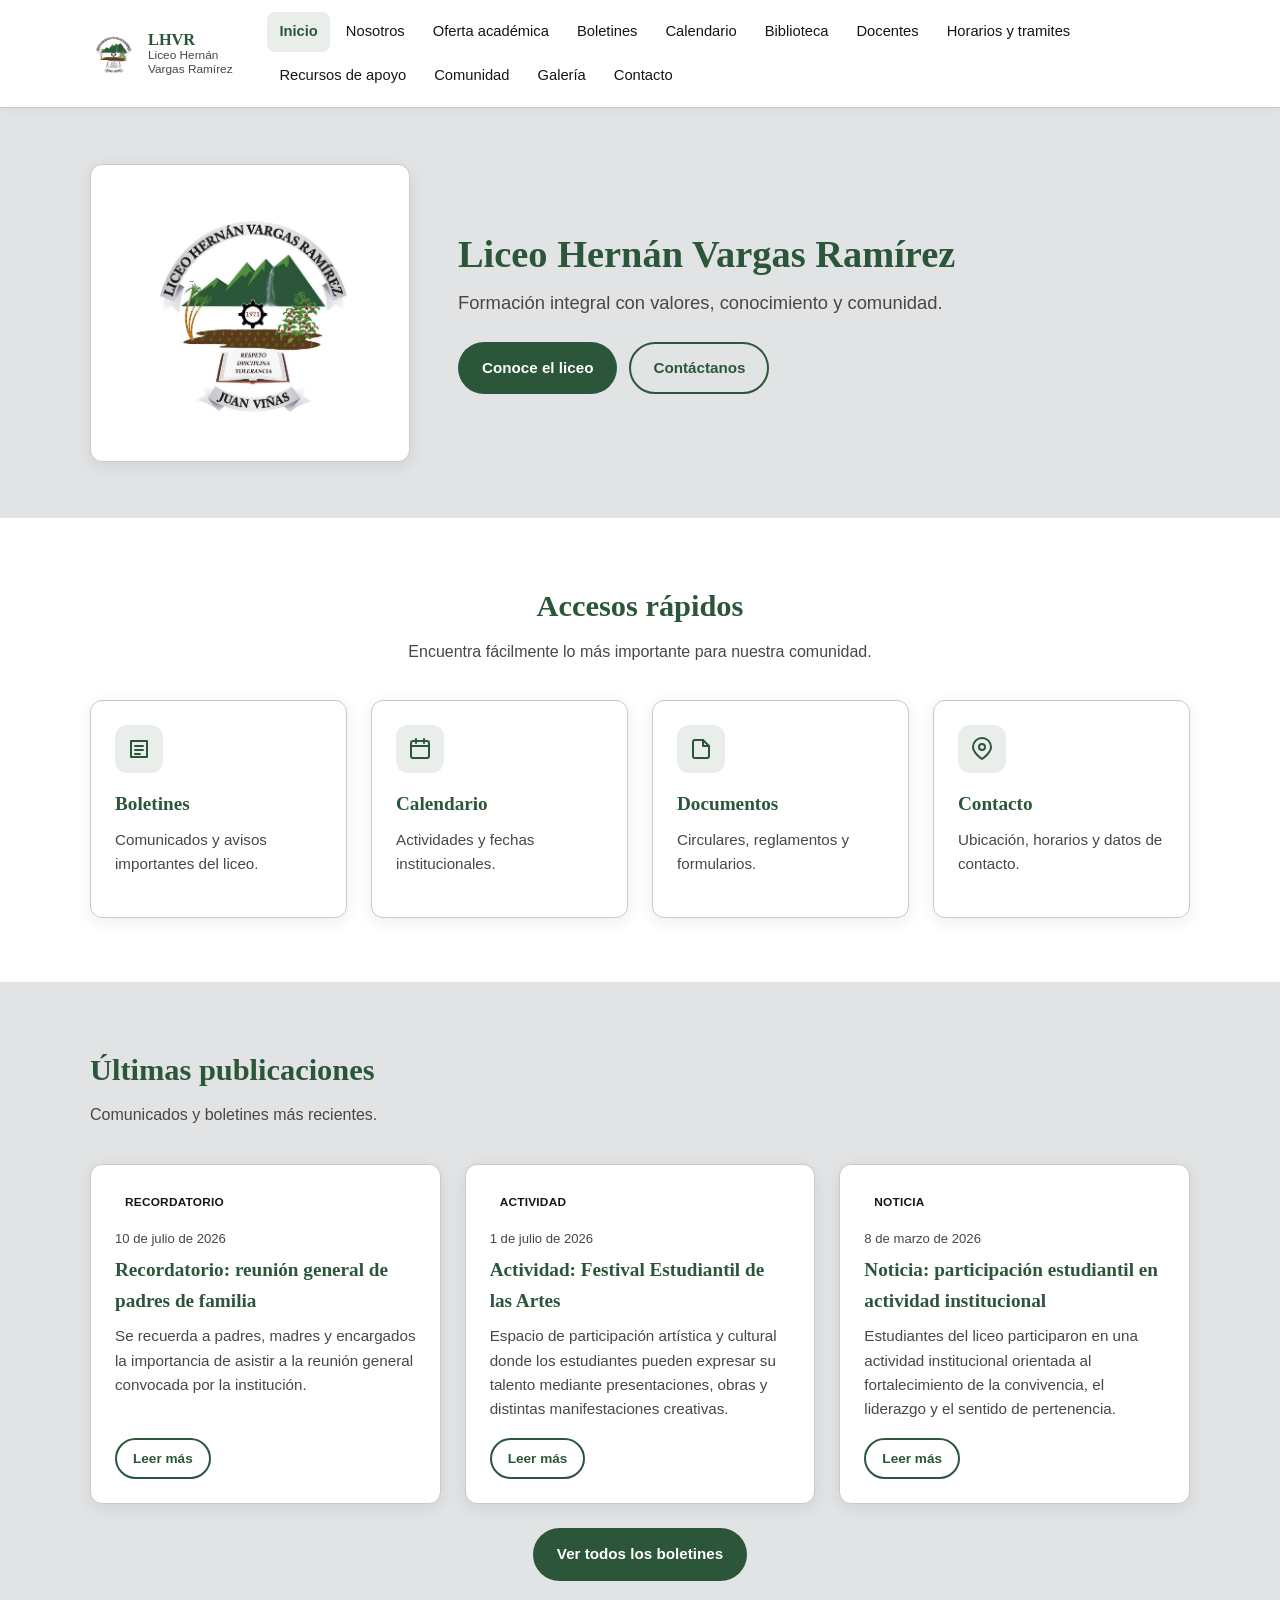
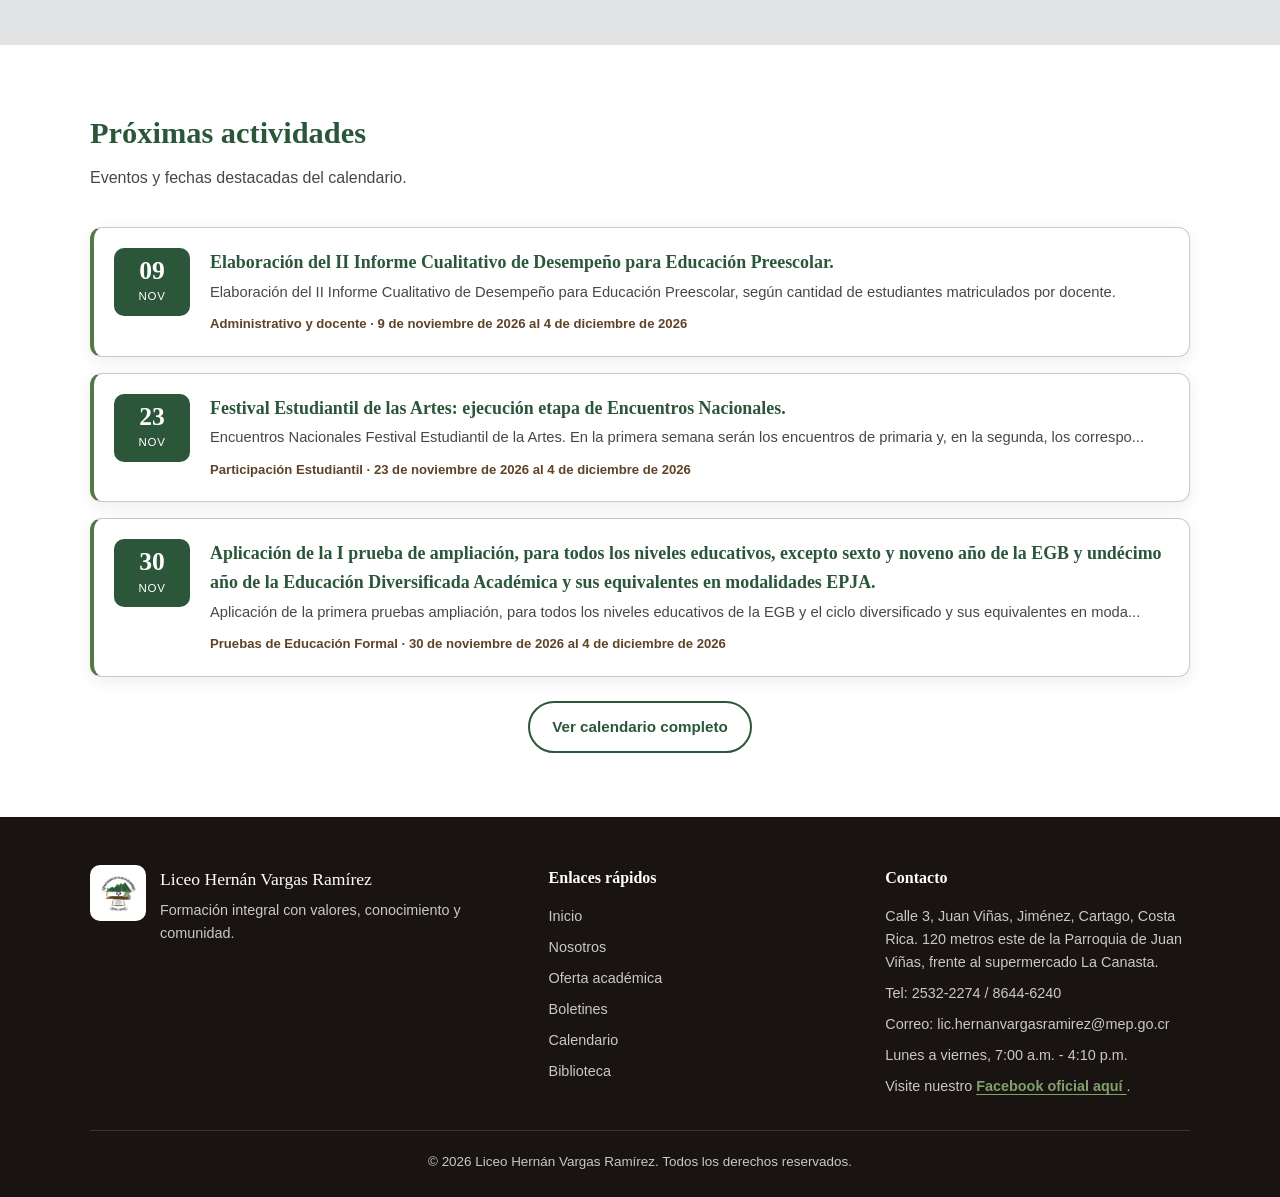
<file: index.html>
<!DOCTYPE html>
<html lang="es">

<head>
  <meta charset="UTF-8" />
  <meta name="viewport" content="width=device-width, initial-scale=1.0" />
  <title>Liceo Hernán Vargas Ramírez | Inicio</title>
  <meta name="description"
    content="Sitio web institucional del Liceo Hernán Vargas Ramírez. Información, boletines, calendario, documentos y contacto." />
  <meta name="theme-color" content="#2b563a" />
  <!-- Hojas de estilo: estilos principales + ajustes responsive -->
  <link rel="stylesheet" href="css/estilos.css" />
  <link rel="stylesheet" href="css/responsive.css" />
  <link rel="icon" href="assets/logos/logo-liceo.jpg" />
</head>

<body data-pagina="inicio">
  <!-- El encabezado se genera desde js/main.js -->
  <div id="encabezado"></div>

  <main>
    <!-- ===== HERO / PORTADA ===== -->
    <section class="hero">
      <div class="contenedor hero__grid">
        <!-- Espacio grande y vertical para el logo del liceo -->
        <div class="hero__logo-marco">
          <img class="hero__logo" src="assets/logos/logo-liceo.jpg" alt="Logo del Liceo Hernán Vargas Ramírez" />
        </div>

        <div>
          <h1 class="hero__nombre" data-dato="nombre">Liceo Hernán Vargas Ramírez</h1>
          <p class="hero__lema" data-dato="lema">
            Formación integral con valores, conocimiento y comunidad.
          </p>
          <div class="hero__acciones">
            <a class="boton boton--primario" href="pages/nosotros.html">Conoce el liceo</a>
            <a class="boton boton--secundario" href="pages/contacto-ubicacion.html">Contáctanos</a>
          </div>
        </div>
      </div>
    </section>

    <!-- ===== ACCESOS RÁPIDOS ===== -->
    <section class="seccion">
      <div class="contenedor">
        <div class="encabezado-seccion texto-centrado">
          <h2 class="titulo-seccion">Accesos rápidos</h2>
          <p class="subtitulo-seccion" style="margin: 0 auto">
            Encuentra fácilmente lo más importante para nuestra comunidad.
          </p>
        </div>

        <div class="cuadricula cuadricula--4">
          <a class="tarjeta acceso" href="pages/boletines.html">
            <span class="tarjeta__icono" aria-hidden="true">
              <svg viewBox="0 0 24 24" fill="none" stroke="currentColor" stroke-width="2" stroke-linecap="round"
                stroke-linejoin="round">
                <path d="M4 4h16v16H4z" />
                <path d="M8 9h8M8 13h8M8 17h5" />
              </svg>
            </span>
            <h3 class="tarjeta__titulo">Boletines</h3>
            <p class="tarjeta__texto">Comunicados y avisos importantes del liceo.</p>
          </a>

          <a class="tarjeta acceso" href="pages/calendario.html">
            <span class="tarjeta__icono" aria-hidden="true">
              <svg viewBox="0 0 24 24" fill="none" stroke="currentColor" stroke-width="2" stroke-linecap="round"
                stroke-linejoin="round">
                <rect x="3" y="4" width="18" height="17" rx="2" />
                <path d="M3 9h18M8 2v4M16 2v4" />
              </svg>
            </span>
            <h3 class="tarjeta__titulo">Calendario</h3>
            <p class="tarjeta__texto">Actividades y fechas institucionales.</p>
          </a>

          <a class="tarjeta acceso" href="pages/documentos-importantes.html">
            <span class="tarjeta__icono" aria-hidden="true">
              <svg viewBox="0 0 24 24" fill="none" stroke="currentColor" stroke-width="2" stroke-linecap="round"
                stroke-linejoin="round">
                <path d="M14 3H6a2 2 0 0 0-2 2v14a2 2 0 0 0 2 2h12a2 2 0 0 0 2-2V9z" />
                <path d="M14 3v6h6" />
              </svg>
            </span>
            <h3 class="tarjeta__titulo">Documentos</h3>
            <p class="tarjeta__texto">Circulares, reglamentos y formularios.</p>
          </a>

          <a class="tarjeta acceso" href="pages/contacto-ubicacion.html">
            <span class="tarjeta__icono" aria-hidden="true">
              <svg viewBox="0 0 24 24" fill="none" stroke="currentColor" stroke-width="2" stroke-linecap="round"
                stroke-linejoin="round">
                <path d="M21 10c0 6-9 12-9 12s-9-6-9-12a9 9 0 0 1 18 0z" />
                <circle cx="12" cy="10" r="3" />
              </svg>
            </span>
            <h3 class="tarjeta__titulo">Contacto</h3>
            <p class="tarjeta__texto">Ubicación, horarios y datos de contacto.</p>
          </a>
        </div>
      </div>
    </section>

    <!-- ===== ÚLTIMAS PUBLICACIONES ===== -->
    <section class="seccion seccion--suave">
      <div class="contenedor">
        <div class="encabezado-seccion">
          <h2 class="titulo-seccion">Últimas publicaciones</h2>
          <p class="subtitulo-seccion">Comunicados y boletines más recientes.</p>
        </div>

        <!-- Las tarjetas se cargan desde data/boletines.json -->
        <div class="cuadricula cuadricula--3" id="boletinesInicio">
          <p class="estado">Cargando publicaciones...</p>
        </div>

        <div class="texto-centrado espacio-superior">
          <a class="boton boton--primario" href="pages/boletines.html">Ver todos los boletines</a>
        </div>
      </div>
    </section>

    <!-- ===== PRÓXIMAS ACTIVIDADES ===== -->
    <section class="seccion">
      <div class="contenedor">
        <div class="encabezado-seccion">
          <h2 class="titulo-seccion">Próximas actividades</h2>
          <p class="subtitulo-seccion">Eventos y fechas destacadas del calendario.</p>
        </div>

        <!-- Se carga desde data/calendario.json -->
        <div class="lista-actividades" id="calendarioInicio">
          <p class="estado">Cargando actividades...</p>
        </div>

        <div class="texto-centrado espacio-superior">
          <a class="boton boton--secundario" href="pages/calendario.html">Ver calendario completo</a>
        </div>
      </div>
    </section>
  </main>

  <!-- El pie se genera desde js/main.js -->
  <div id="pie"></div>

  <!-- Scripts: main (común) + utilidades + datos de inicio -->
  <script src="js/main.js"></script>
  <script src="js/filtros.js"></script>
  <script src="js/boletines.js"></script>
  <script src="js/calendario.js"></script>
  <script>
    /* Carga resumida para la página de inicio (máximo 3 elementos) */
    document.addEventListener("DOMContentLoaded", () => {
      renderBoletines("boletinesInicio", { limite: 3 });
      renderCalendario("calendarioInicio", { limite: 3, soloProximas: true });
    });
  </script>
</body>
</html>
</file>
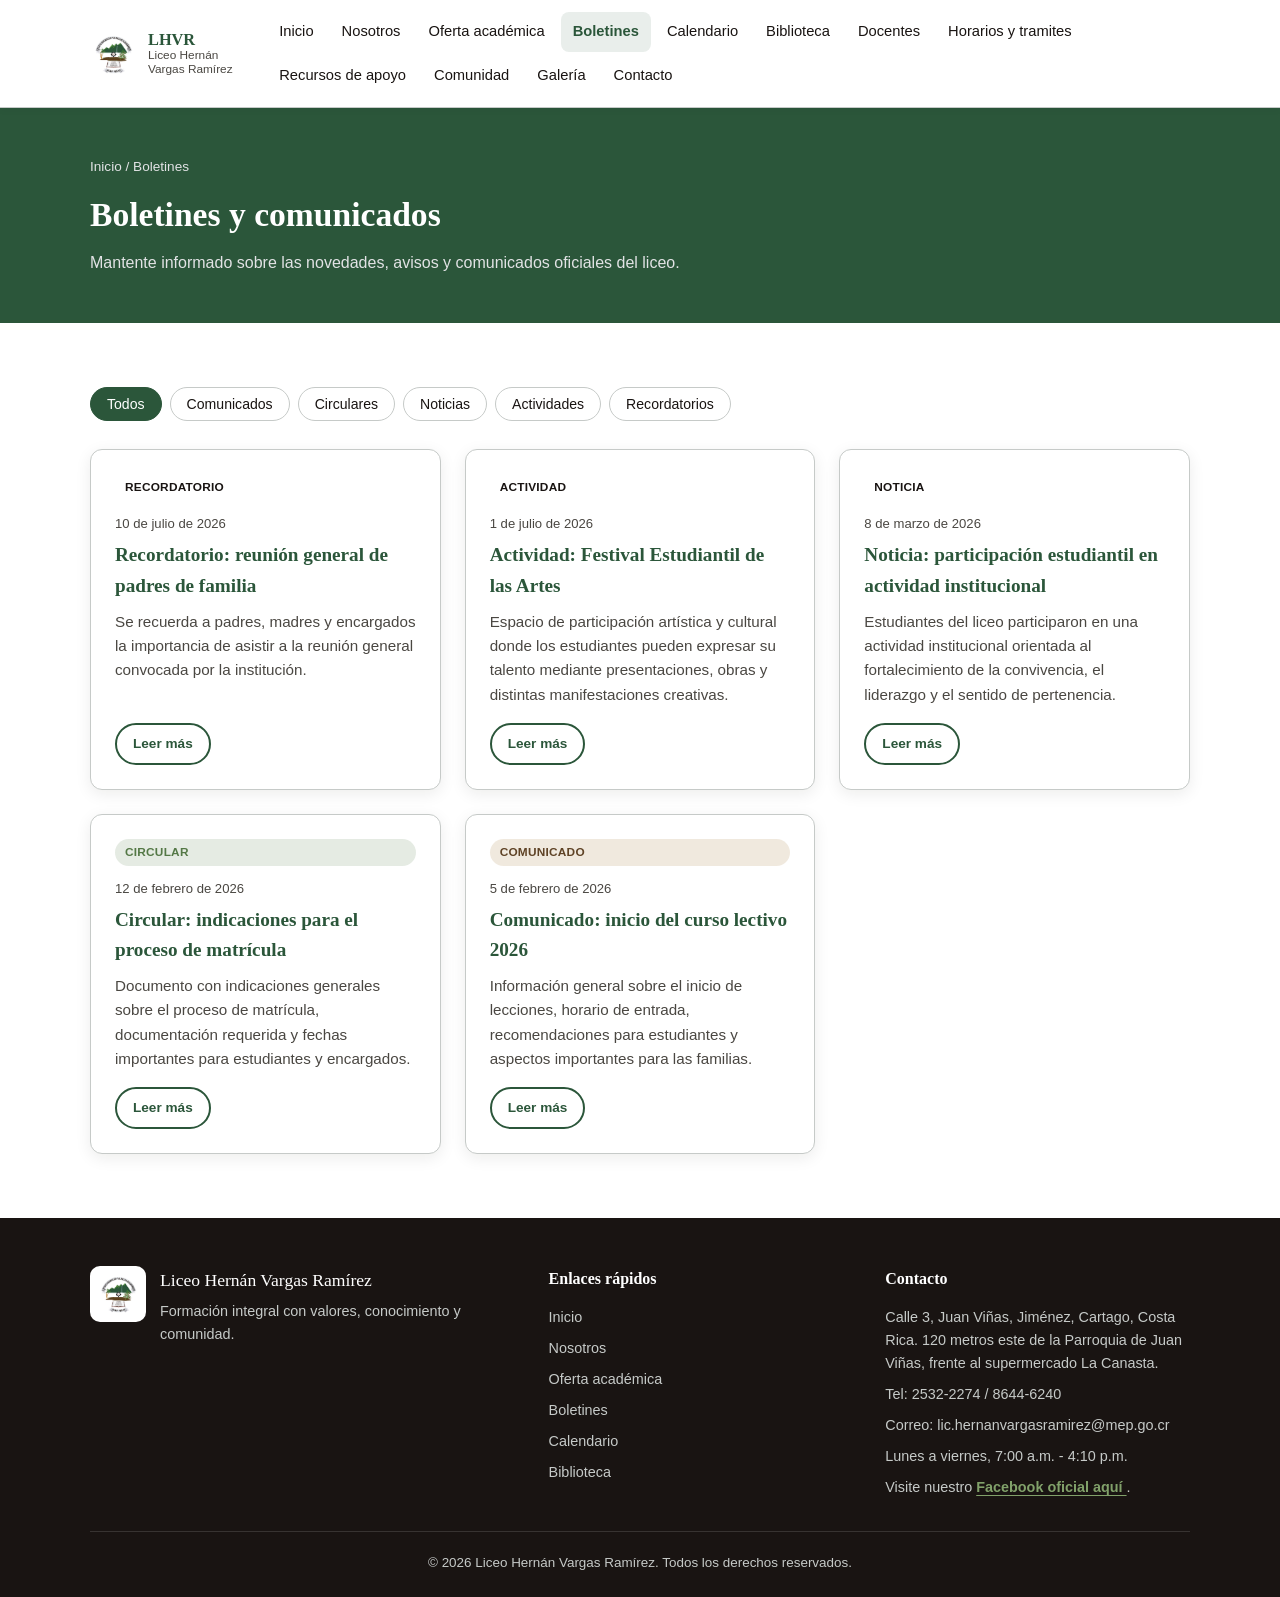
<file: pages/boletines.html>
<!DOCTYPE html>
<html lang="es">

<head>
  <meta charset="UTF-8" />
  <meta name="viewport" content="width=device-width, initial-scale=1.0" />
  <title>Boletines | Liceo Hernán Vargas Ramírez</title>
  <meta name="description" content="Boletines, comunicados y avisos importantes del Liceo Hernán Vargas Ramírez." />
  <meta name="theme-color" content="#2b563a" />
  <link rel="stylesheet" href="../css/estilos.css" />
  <link rel="stylesheet" href="../css/responsive.css" />
  <link rel="icon" href="../assets/logos/logo-liceo.jpg" />
</head>

<body data-pagina="boletines">
  <div id="encabezado"></div>

  <main>
    <section class="banda">
      <div class="contenedor">
        <p class="migas"><a href="../index.html">Inicio</a> / Boletines</p>
        <h1>Boletines y comunicados</h1>
        <p>Mantente informado sobre las novedades, avisos y comunicados oficiales del liceo.</p>
      </div>
    </section>

    <section class="seccion">
      <div class="contenedor">
        <!-- Filtros por categoría -->
        <div class="filtros" id="filtrosBoletines">
          <button class="filtro activo" data-filtro="todos">Todos</button>
          <button class="filtro" data-filtro="comunicado">Comunicados</button>
          <button class="filtro" data-filtro="circular">Circulares</button>
          <button class="filtro" data-filtro="noticia">Noticias</button>
          <button class="filtro" data-filtro="actividad">Actividades</button>
          <button class="filtro" data-filtro="recordatorio">Recordatorios</button>
        </div>

        <!-- Tarjetas cargadas desde data/boletines.json -->
        <div class="cuadricula cuadricula--3" id="listaBoletines">
          <p class="estado">Cargando publicaciones...</p>
        </div>
      </div>
    </section>
  </main>

  <div id="pie"></div>
  <script src="../js/main.js"></script>
  <script src="../js/filtros.js"></script>
  <script src="../js/boletines.js"></script>
  <script>
    document.addEventListener("DOMContentLoaded", async () => {
      await renderBoletines("listaBoletines");
      activarFiltros("filtrosBoletines", "listaBoletines");
    });
  </script>
</body>

</html>
</file>
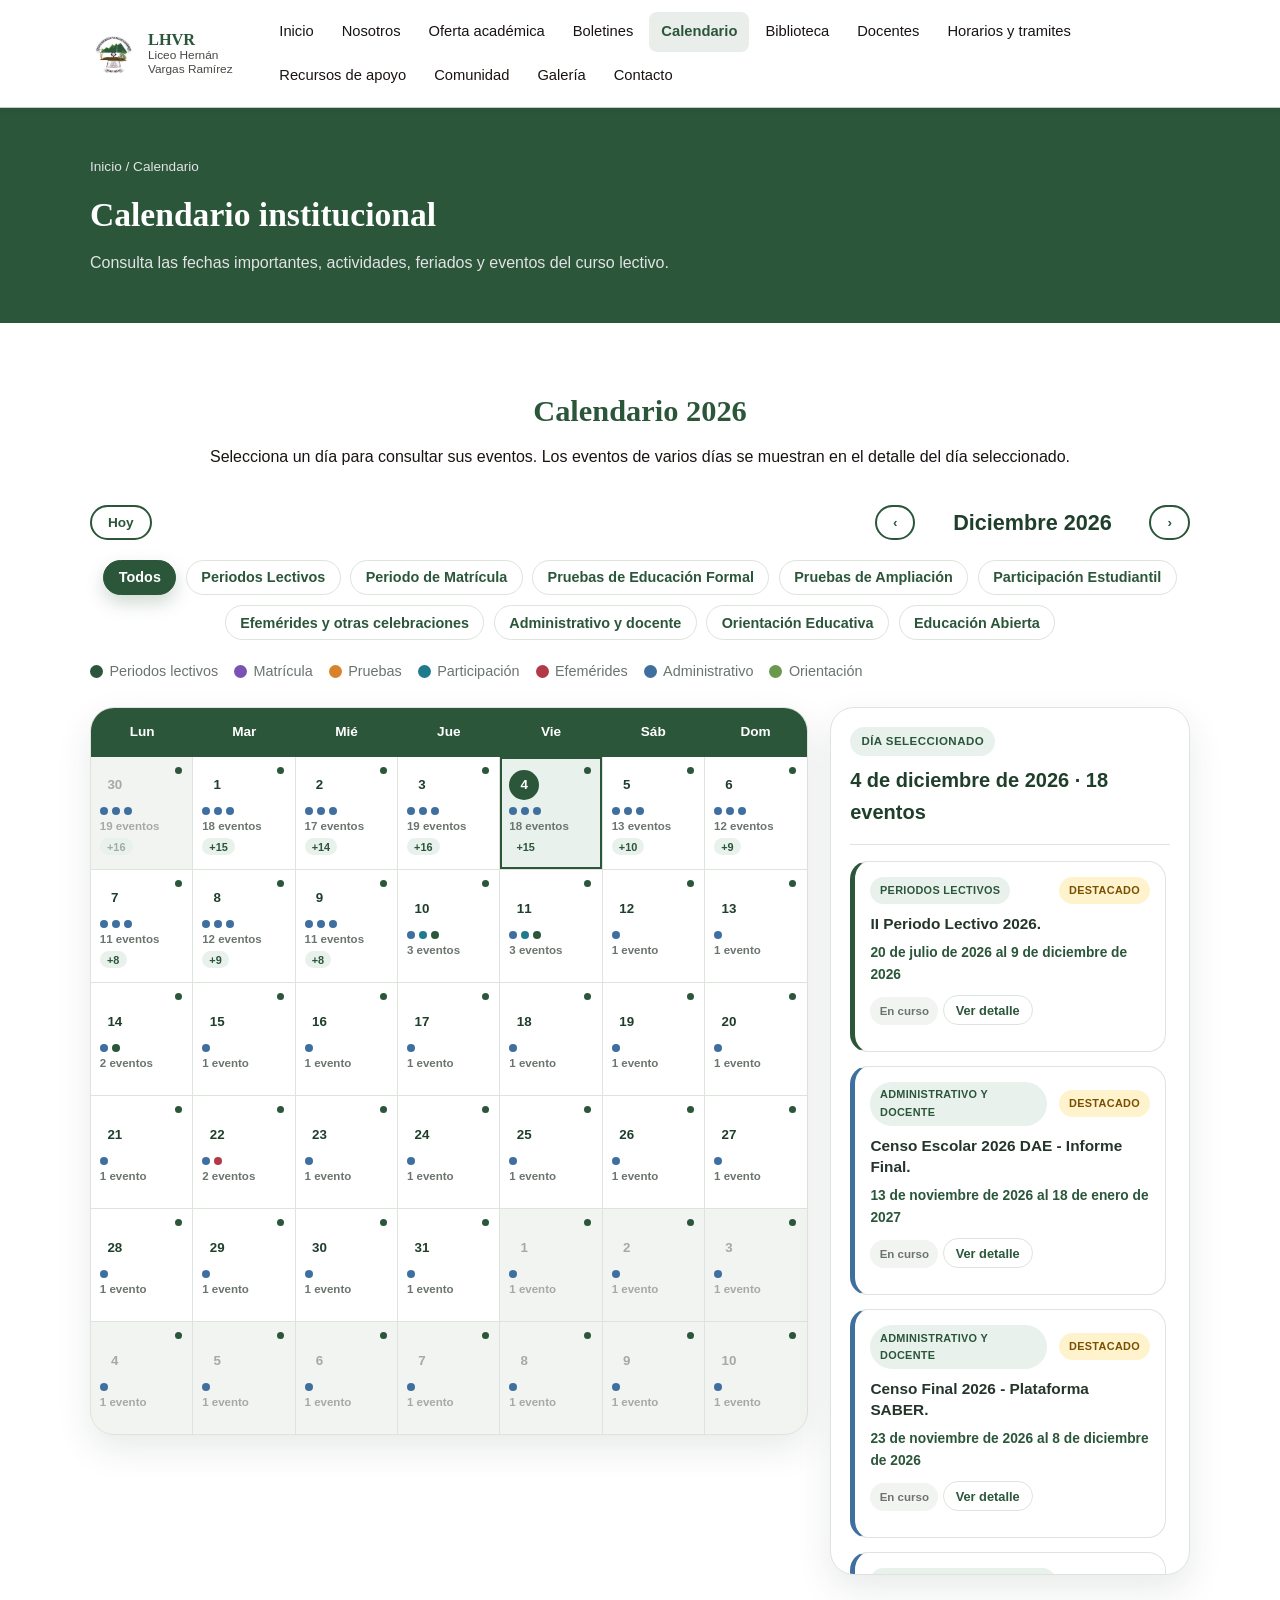
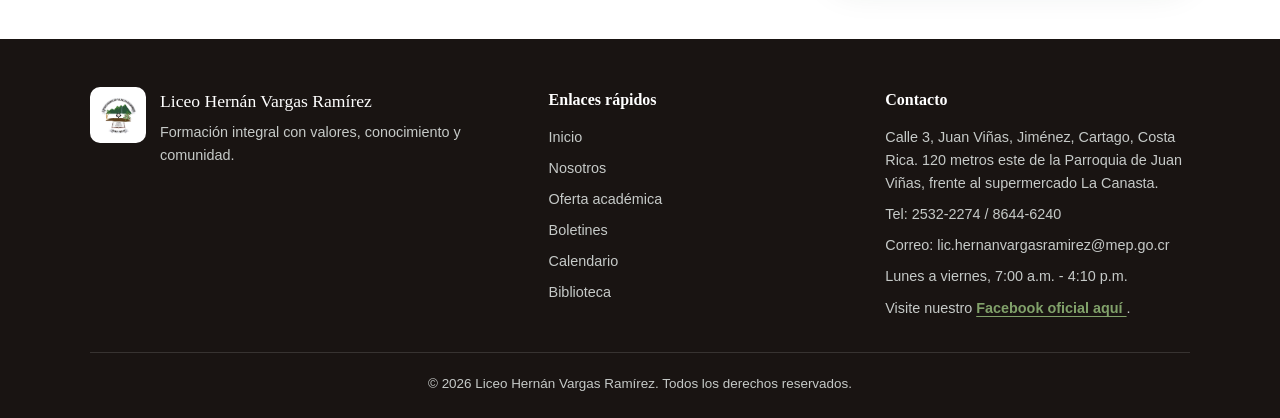
<file: pages/calendario.html>
<!DOCTYPE html>
<html lang="es">

<head>
  <meta charset="UTF-8" />
  <meta name="viewport" content="width=device-width, initial-scale=1.0" />

  <title>Calendario institucional | Liceo Hernán Vargas Ramírez</title>

  <meta name="description"
    content="Calendario institucional con fechas importantes, actividades, feriados y eventos del curso lectivo del Liceo Hernán Vargas Ramírez." />
  <meta name="theme-color" content="#2b563a" />

  <link rel="stylesheet" href="../css/estilos.css" />
  <link rel="stylesheet" href="../css/responsive.css" />
  <link rel="stylesheet" href="../css/calendario.css" />
  <link rel="icon" href="../assets/logos/logo-liceo.jpg" />
</head>

<body data-pagina="calendario">
  <div id="encabezado"></div>

  <main>
    <!-- Banda principal -->
    <section class="banda">
      <div class="contenedor">
        <p class="migas"><a href="../index.html">Inicio</a> / Calendario</p>
        <h1>Calendario institucional</h1>
        <p>Consulta las fechas importantes, actividades, feriados y eventos del curso lectivo.</p>
      </div>
    </section>

    <!-- Calendario -->
    <section class="seccion">
      <div class="contenedor">

        <div class="encabezado-seccion texto-centrado">
          <h2 class="titulo-seccion">Calendario 2026</h2>
          <p class="calendario-subtitulo">
            Selecciona un día para consultar sus eventos. Los eventos de varios días se muestran en el detalle del día seleccionado.
          </p>
        </div>

        <!-- Controles del calendario -->
        <div class="calendario-controles">
          <button class="boton boton--secundario boton--pequeno" id="btnHoy" type="button">
            Hoy
          </button>

          <div class="calendario-navegacion">
            <button class="boton boton--secundario boton--pequeno" id="btnMesAnterior" type="button"
              aria-label="Mes anterior">
              ‹
            </button>

            <h3 id="tituloMesCalendario">Cargando...</h3>

            <button class="boton boton--secundario boton--pequeno" id="btnMesSiguiente" type="button"
              aria-label="Mes siguiente">
              ›
            </button>
          </div>
        </div>

        <!-- Filtros por categoría -->
        <div class="calendario-filtros" id="filtrosCalendario">
          <button class="filtro activo" data-filtro="todos" type="button">Todos</button>
          <button class="filtro" data-filtro="Periodos Lectivos" type="button">Periodos lectivos</button>
          <button class="filtro" data-filtro="Periodo de Matrícula" type="button">Matrícula</button>
          <button class="filtro" data-filtro="Pruebas de Educación Formal" type="button">Pruebas</button>
          <button class="filtro" data-filtro="Pruebas de Ampliación" type="button">Ampliación</button>
          <button class="filtro" data-filtro="Participación Estudiantil" type="button">Participación</button>
          <button class="filtro" data-filtro="Efemérides y otras celebraciones" type="button">Efemérides</button>
          <button class="filtro" data-filtro="Administrativo y docente" type="button">Administrativo</button>
          <button class="filtro" data-filtro="Orientación Educativa" type="button">Orientación</button>
          <button class="filtro" data-filtro="Educación Abierta" type="button">Educación abierta</button>
        </div>

        <!-- Leyenda de colores -->
        <div class="calendario-leyenda">
          <span><i class="leyenda-color leyenda--periodos"></i> Periodos lectivos</span>
          <span><i class="leyenda-color leyenda--matricula"></i> Matrícula</span>
          <span><i class="leyenda-color leyenda--pruebas"></i> Pruebas</span>
          <span><i class="leyenda-color leyenda--participacion"></i> Participación</span>
          <span><i class="leyenda-color leyenda--efemerides"></i> Efemérides</span>
          <span><i class="leyenda-color leyenda--administrativo"></i> Administrativo</span>
          <span><i class="leyenda-color leyenda--orientacion"></i> Orientación</span>
        </div>

        <!-- Calendario y panel de detalle -->
        <div class="calendario-layout">

          <!-- Vista mensual -->
          <div class="calendario-panel">
            <div class="calendario-dias-semana">
              <span>Lun</span>
              <span>Mar</span>
              <span>Mié</span>
              <span>Jue</span>
              <span>Vie</span>
              <span>Sáb</span>
              <span>Dom</span>
            </div>

            <div class="calendario-grid" id="calendarioGrid">
              <p class="estado">Cargando calendario...</p>
            </div>
          </div>

          <!-- Detalle del día seleccionado -->
          <aside class="calendario-detalle">
            <div class="calendario-detalle__encabezado">
              <p class="etiqueta-fecha">Día seleccionado</p>
              <h3 id="tituloDiaSeleccionado">Seleccione una fecha</h3>
            </div>

            <div id="eventosDiaSeleccionado">
              <p class="estado">Seleccione un día del calendario para ver los eventos.</p>
            </div>
          </aside>

        </div>

      </div>
    </section>
  </main>

  <div id="pie"></div>

  <script src="../js/main.js"></script>
  <script src="../js/calendario.js"></script>
</body>

</html>
</file>
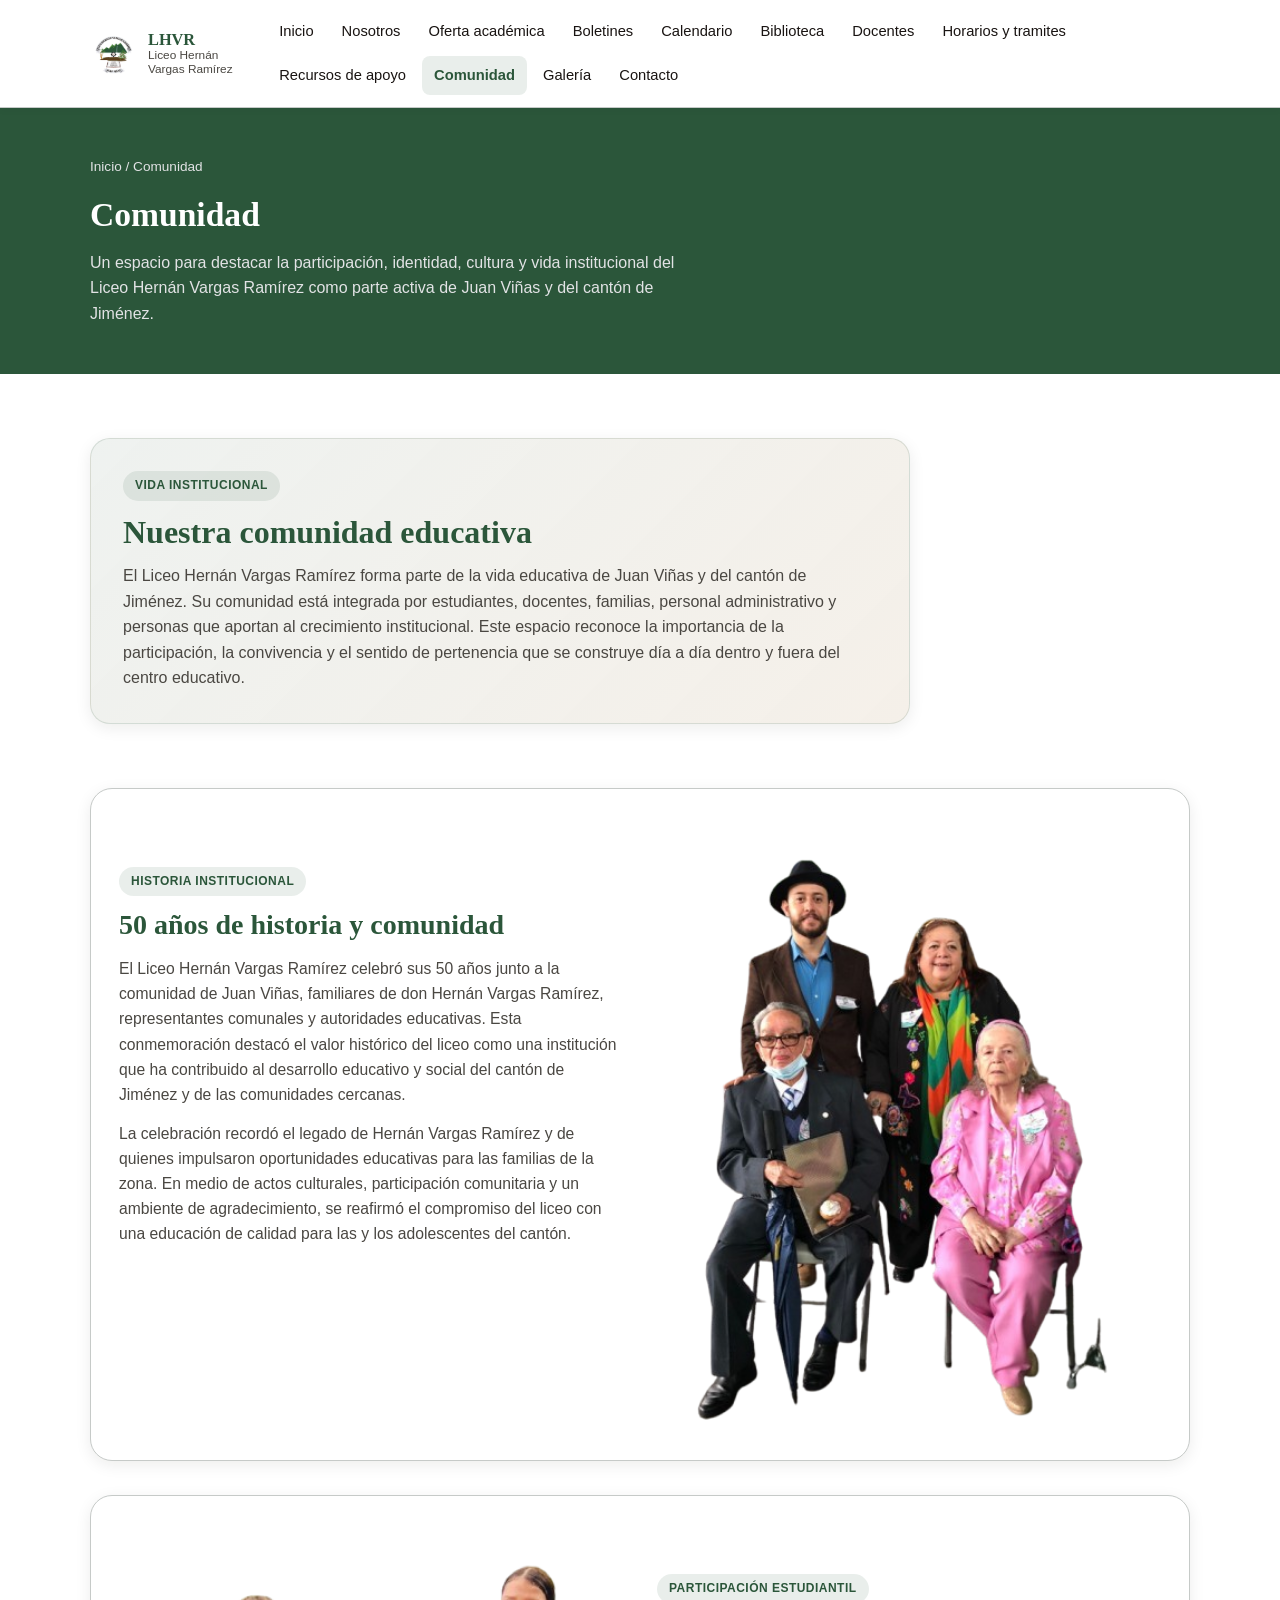
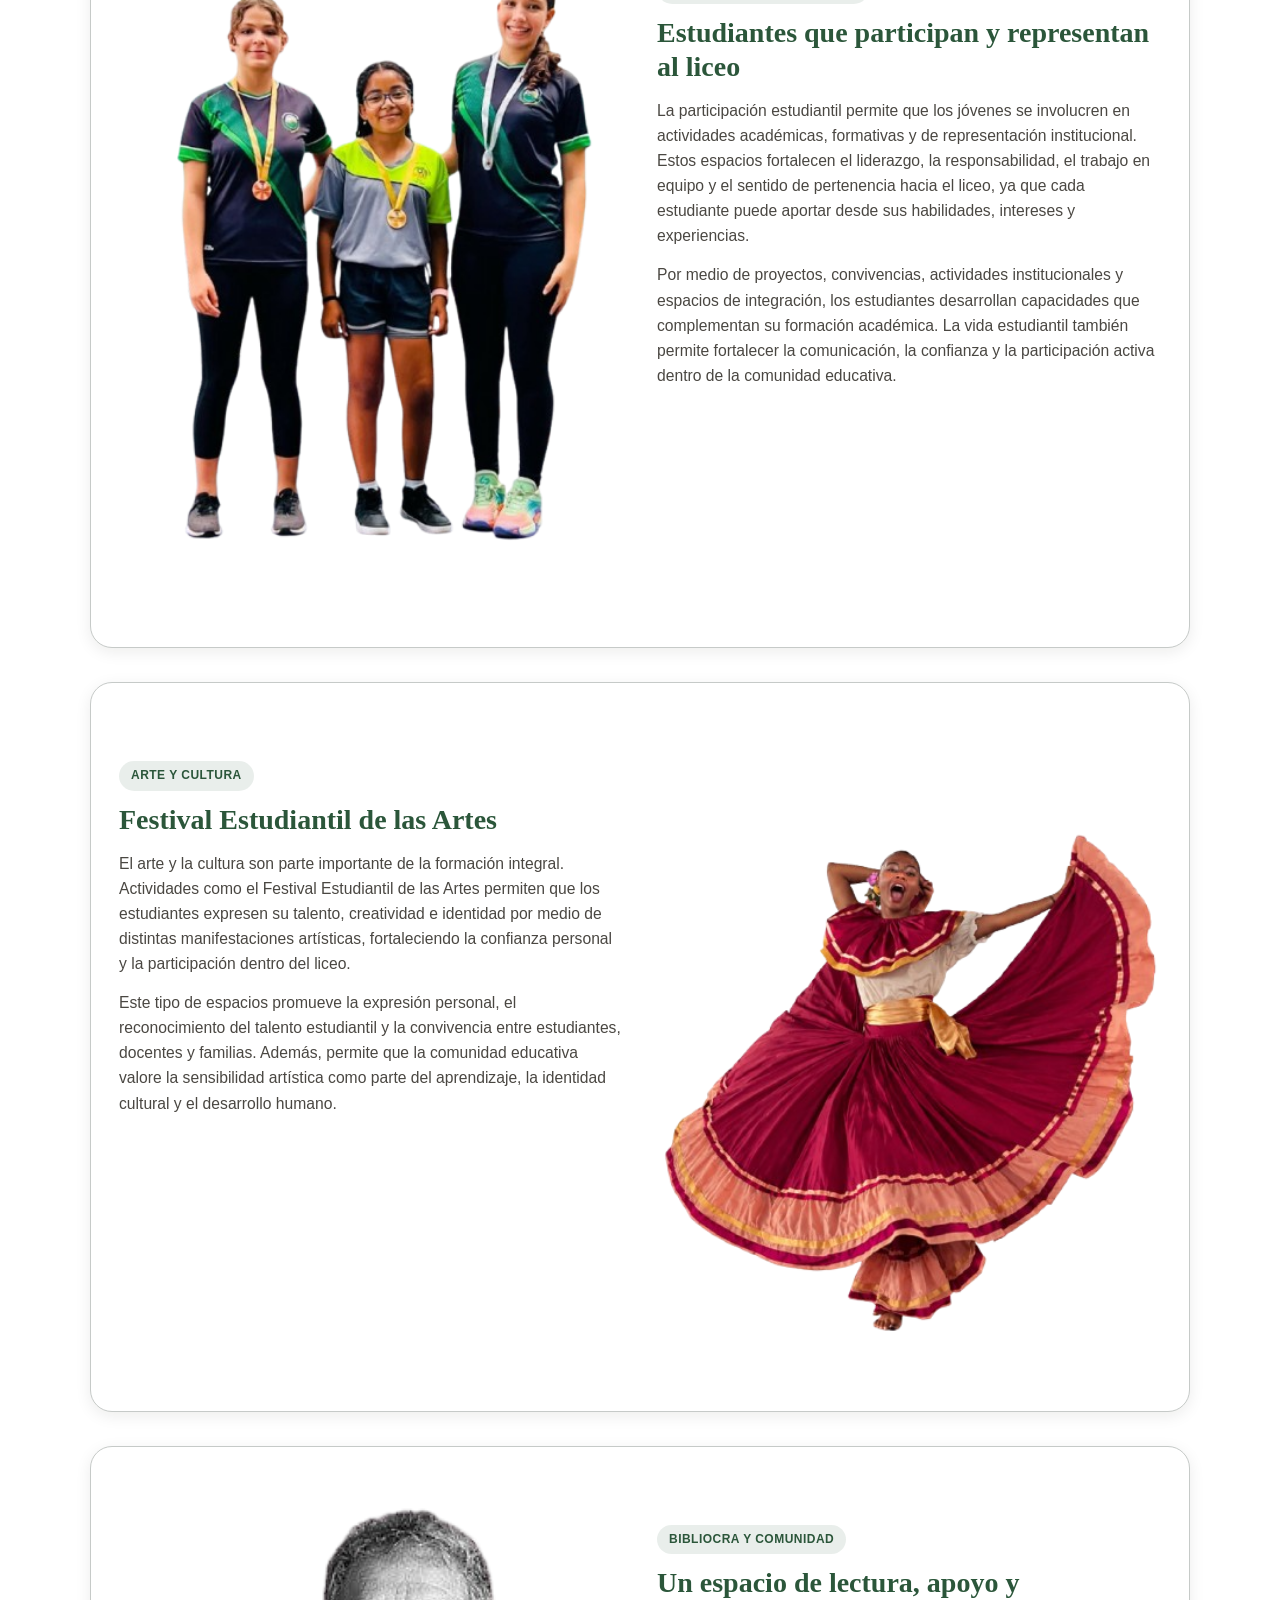
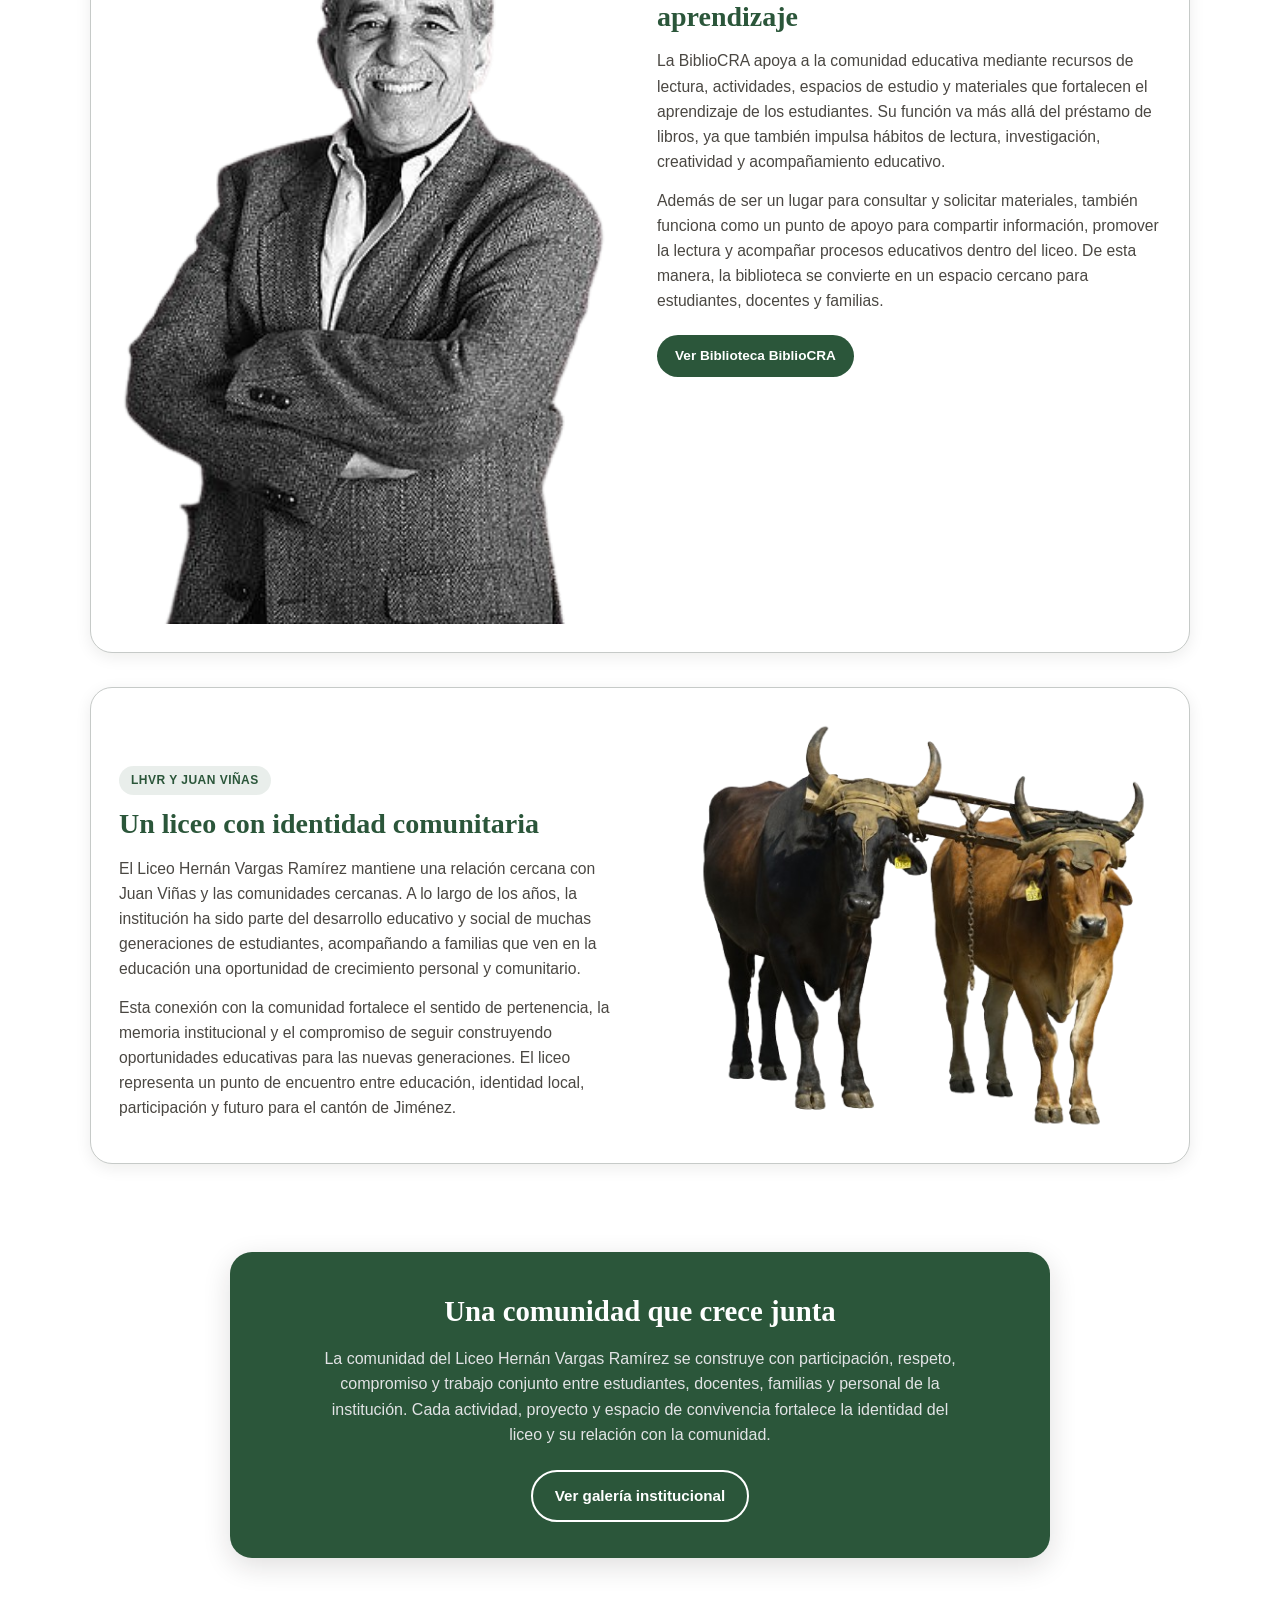
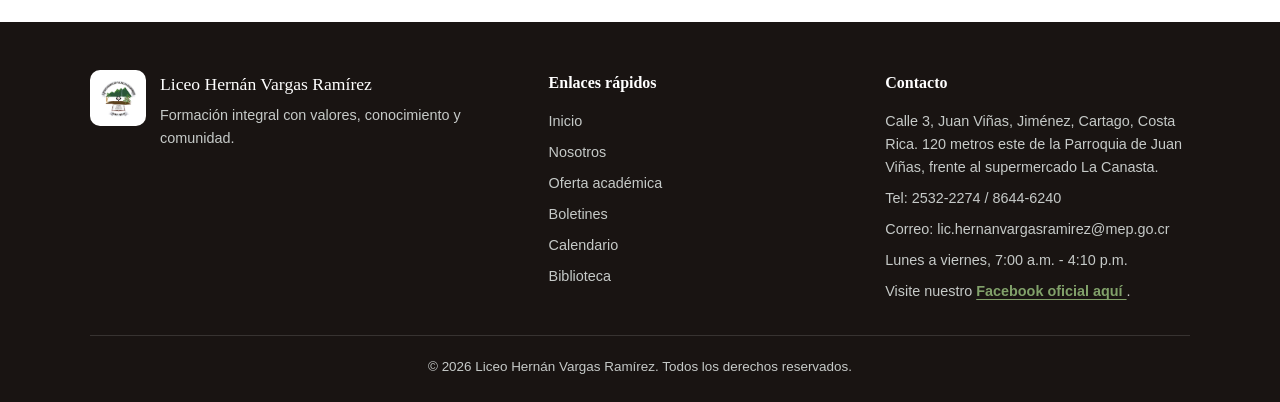
<file: pages/comunidad.html>
<!DOCTYPE html>
<html lang="es">

<head>
  <meta charset="UTF-8" />
  <meta name="viewport" content="width=device-width, initial-scale=1.0" />

  <title>Comunidad | Liceo Hernán Vargas Ramírez</title>
  <meta name="description"
    content="Vida institucional, participación estudiantil, arte, cultura, BiblioCRA y comunidad del Liceo Hernán Vargas Ramírez." />
  <meta name="theme-color" content="#2b563a" />

  <link rel="stylesheet" href="../css/estilos.css" />
  <link rel="stylesheet" href="../css/responsive.css" />
  <link rel="stylesheet" href="../css/comunidad.css" />
  <link rel="icon" href="../assets/logos/logo-liceo.jpg" />
</head>

<body data-pagina="comunidad">
  <div id="encabezado"></div>

  <main>
    <section class="banda">
      <div class="contenedor">
        <p class="migas"><a href="../index.html">Inicio</a> / Comunidad</p>
        <h1>Comunidad</h1>
        <p>
          Un espacio para destacar la participación, identidad, cultura y vida institucional
          del Liceo Hernán Vargas Ramírez como parte activa de Juan Viñas y del cantón de Jiménez.
        </p>
      </div>
    </section>

    <section class="seccion comunidad-intro">
      <div class="contenedor">
        <div class="comunidad-intro__contenido">
          <span class="comunidad-etiqueta">Vida institucional</span>
          <h2>Nuestra comunidad educativa</h2>
          <p>
            El Liceo Hernán Vargas Ramírez forma parte de la vida educativa de Juan Viñas
            y del cantón de Jiménez. Su comunidad está integrada por estudiantes, docentes,
            familias, personal administrativo y personas que aportan al crecimiento institucional.
            Este espacio reconoce la importancia de la participación, la convivencia y el sentido
            de pertenencia que se construye día a día dentro y fuera del centro educativo.
          </p>
        </div>
      </div>
    </section>

    <section class="seccion comunidad-seccion">
      <div class="contenedor comunidad-lista">

        <article class="comunidad-bloque">
          <div class="comunidad-bloque__texto">
            <span class="comunidad-etiqueta">Historia institucional</span>
            <h2>50 años de historia y comunidad</h2>
            <p>
              El Liceo Hernán Vargas Ramírez celebró sus 50 años junto a la comunidad de
              Juan Viñas, familiares de don Hernán Vargas Ramírez, representantes comunales
              y autoridades educativas. Esta conmemoración destacó el valor histórico del liceo
              como una institución que ha contribuido al desarrollo educativo y social del cantón
              de Jiménez y de las comunidades cercanas.
            </p>
            <p>
              La celebración recordó el legado de Hernán Vargas Ramírez y de quienes impulsaron
              oportunidades educativas para las familias de la zona. En medio de actos culturales,
              participación comunitaria y un ambiente de agradecimiento, se reafirmó el compromiso
              del liceo con una educación de calidad para las y los adolescentes del cantón.
            </p>
          </div>

          <figure class="comunidad-bloque__imagen">
            <img src="../assets/img/02-Comunidad-Aniversario.png"
              alt="Celebración de los 50 años del Liceo Hernán Vargas Ramírez" />
          </figure>
        </article>

        <article class="comunidad-bloque comunidad-bloque--invertido">
          <figure class="comunidad-bloque__imagen">
            <img src="../assets/img/03-Comunidad.png"
              alt="Estudiantes participando en una actividad institucional del Liceo Hernán Vargas Ramírez" />
          </figure>

          <div class="comunidad-bloque__texto">
            <span class="comunidad-etiqueta">Participación estudiantil</span>
            <h2>Estudiantes que participan y representan al liceo</h2>
            <p>
              La participación estudiantil permite que los jóvenes se involucren en actividades
              académicas, formativas y de representación institucional. Estos espacios fortalecen
              el liderazgo, la responsabilidad, el trabajo en equipo y el sentido de pertenencia
              hacia el liceo, ya que cada estudiante puede aportar desde sus habilidades, intereses
              y experiencias.
            </p>
            <p>
              Por medio de proyectos, convivencias, actividades institucionales y espacios de
              integración, los estudiantes desarrollan capacidades que complementan su formación
              académica. La vida estudiantil también permite fortalecer la comunicación, la confianza
              y la participación activa dentro de la comunidad educativa.
            </p>
          </div>
        </article>

        <article class="comunidad-bloque">
          <div class="comunidad-bloque__texto">
            <span class="comunidad-etiqueta">Arte y cultura</span>
            <h2>Festival Estudiantil de las Artes</h2>
            <p>
              El arte y la cultura son parte importante de la formación integral. Actividades como
              el Festival Estudiantil de las Artes permiten que los estudiantes expresen su talento,
              creatividad e identidad por medio de distintas manifestaciones artísticas, fortaleciendo
              la confianza personal y la participación dentro del liceo.
            </p>
            <p>
              Este tipo de espacios promueve la expresión personal, el reconocimiento del talento
              estudiantil y la convivencia entre estudiantes, docentes y familias. Además, permite
              que la comunidad educativa valore la sensibilidad artística como parte del aprendizaje,
              la identidad cultural y el desarrollo humano.
            </p>
          </div>

          <figure class="comunidad-bloque__imagen">
            <img src="../assets/img/01-Comunidad-FEA.png"
              alt="Participación estudiantil en actividades de arte y cultura" />
          </figure>
        </article>

        <article class="comunidad-bloque comunidad-bloque--invertido">
          <figure class="comunidad-bloque__imagen">
            <img src="../assets/img/04-Comunidad-Bibliocra.png"
              alt="Biblioteca BiblioCRA del Liceo Hernán Vargas Ramírez" />
          </figure>

          <div class="comunidad-bloque__texto">
            <span class="comunidad-etiqueta">BiblioCRA y comunidad</span>
            <h2>Un espacio de lectura, apoyo y aprendizaje</h2>
            <p>
              La BiblioCRA apoya a la comunidad educativa mediante recursos de lectura, actividades,
              espacios de estudio y materiales que fortalecen el aprendizaje de los estudiantes.
              Su función va más allá del préstamo de libros, ya que también impulsa hábitos de lectura,
              investigación, creatividad y acompañamiento educativo.
            </p>
            <p>
              Además de ser un lugar para consultar y solicitar materiales, también funciona como
              un punto de apoyo para compartir información, promover la lectura y acompañar procesos
              educativos dentro del liceo. De esta manera, la biblioteca se convierte en un espacio
              cercano para estudiantes, docentes y familias.
            </p>

            <div class="comunidad-bloque__acciones">
              <a class="boton boton--primario boton--pequeno" href="biblioteca-recursos.html">
                Ver Biblioteca BiblioCRA
              </a>
            </div>
          </div>
        </article>

        <article class="comunidad-bloque">
          <div class="comunidad-bloque__texto">
            <span class="comunidad-etiqueta">LHVR y Juan Viñas</span>
            <h2>Un liceo con identidad comunitaria</h2>
            <p>
              El Liceo Hernán Vargas Ramírez mantiene una relación cercana con Juan Viñas y las
              comunidades cercanas. A lo largo de los años, la institución ha sido parte del
              desarrollo educativo y social de muchas generaciones de estudiantes, acompañando
              a familias que ven en la educación una oportunidad de crecimiento personal y comunitario.
            </p>
            <p>
              Esta conexión con la comunidad fortalece el sentido de pertenencia, la memoria
              institucional y el compromiso de seguir construyendo oportunidades educativas para
              las nuevas generaciones. El liceo representa un punto de encuentro entre educación,
              identidad local, participación y futuro para el cantón de Jiménez.
            </p>
          </div>

          <figure class="comunidad-bloque__imagen">
            <img src="../assets/img/05-Comunidad.png"
              alt="Vista representativa de Juan Viñas, comunidad donde se ubica el liceo" />
          </figure>
        </article>

      </div>
    </section>

    <section class="seccion comunidad-cierre">
      <div class="contenedor">
        <div class="comunidad-cierre__tarjeta">
          <h2>Una comunidad que crece junta</h2>
          <p>
            La comunidad del Liceo Hernán Vargas Ramírez se construye con participación, respeto,
            compromiso y trabajo conjunto entre estudiantes, docentes, familias y personal de la institución.
            Cada actividad, proyecto y espacio de convivencia fortalece la identidad del liceo y su relación
            con la comunidad.
          </p>
          <a class="boton boton--secundario" href="galeria.html">Ver galería institucional</a>
        </div>
      </div>
    </section>
  </main>

  <div id="pie"></div>

  <script src="../js/main.js"></script>
</body>

</html>
</file>
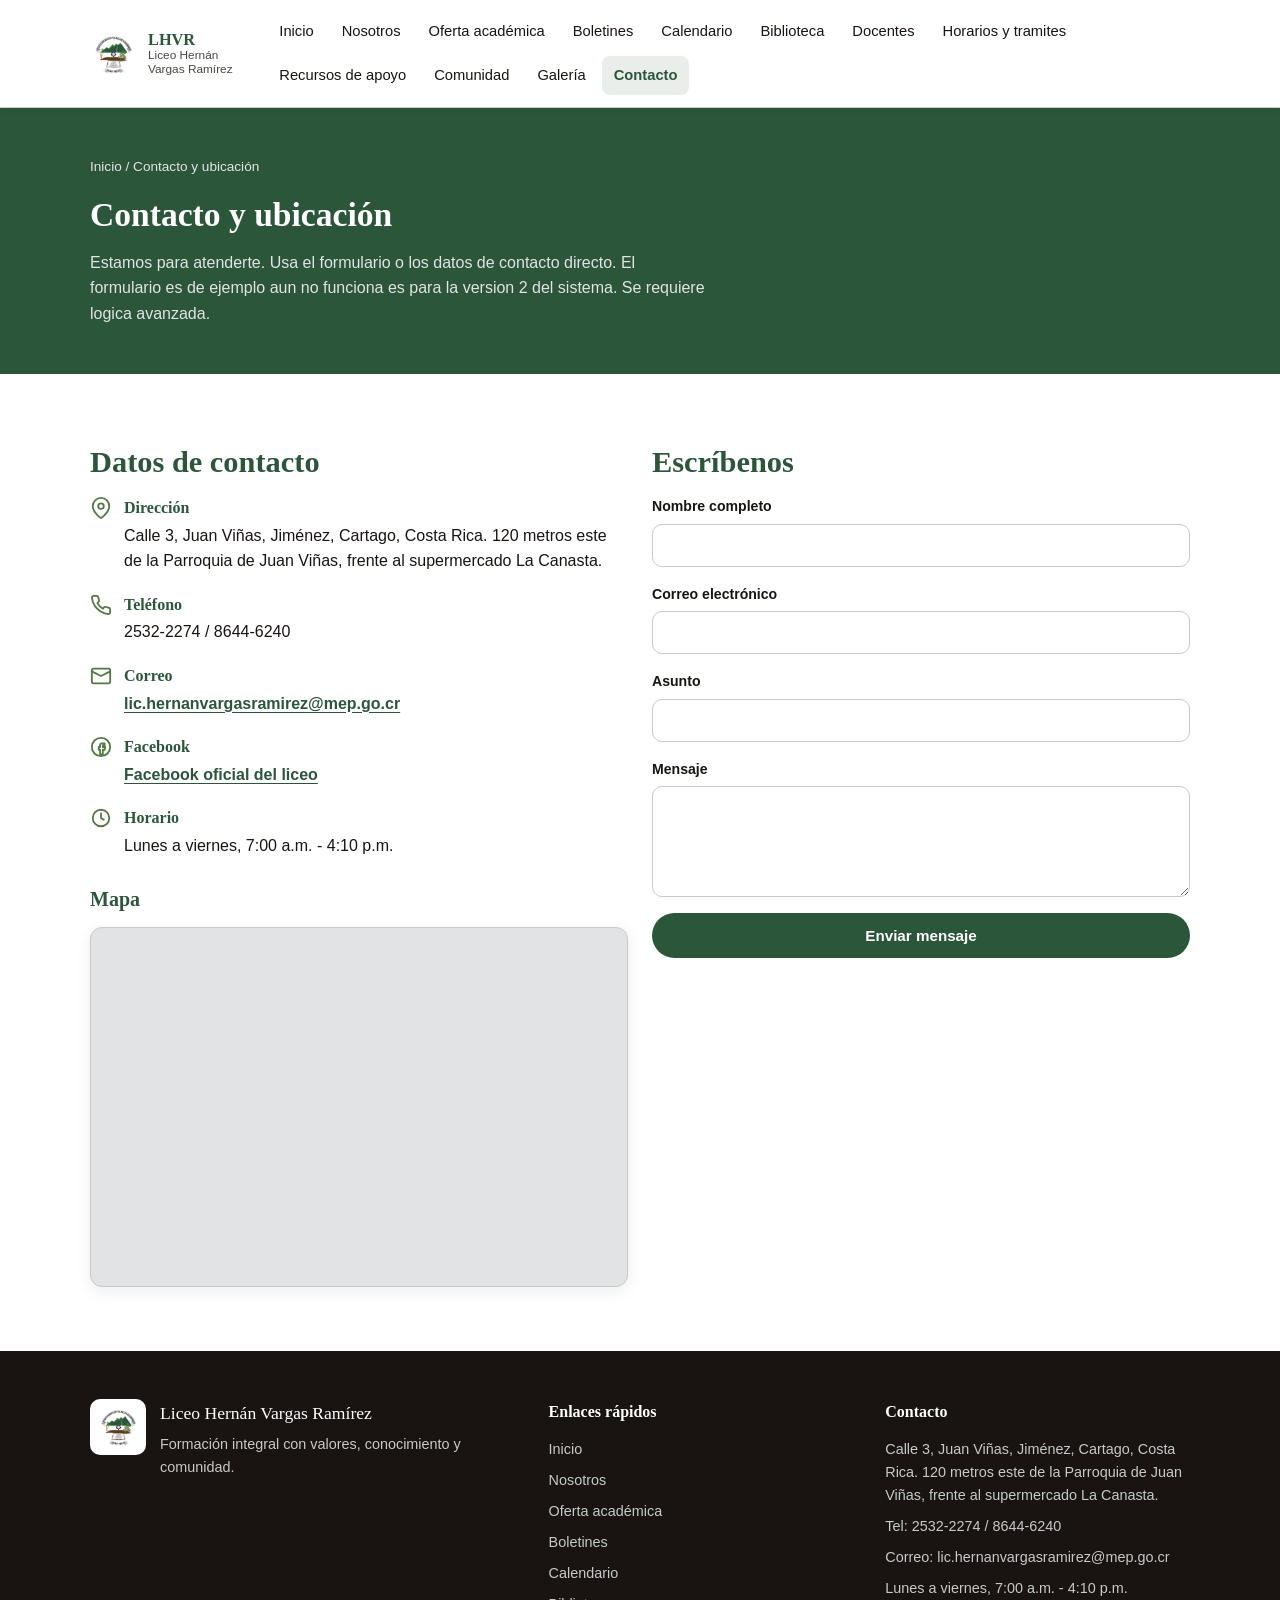
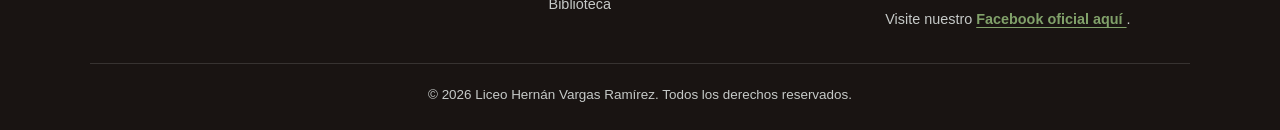
<file: pages/contacto-ubicacion.html>
<!DOCTYPE html>
<html lang="es">
<head>
  <meta charset="UTF-8" />
  <meta name="viewport" content="width=device-width, initial-scale=1.0" />
  <title>Contacto y ubicación · Liceo Hernán Vargas Ramírez</title>
  <meta name="description" content="Datos de contacto, horario de atención y ubicación del Liceo Hernán Vargas Ramírez." />
  <link rel="stylesheet" href="../css/estilos.css" />
  <link rel="stylesheet" href="../css/responsive.css" />
</head>
<body data-pagina="contacto">
  <!-- El encabezado se inserta con JavaScript (main.js) -->
  <div id="encabezado"></div>

  <main>
    <!-- Banda / encabezado de la página -->
    <section class="banda">
      <div class="contenedor">
        <p class="migas"><a href="../index.html">Inicio</a> / Contacto y ubicación</p>
        <h1>Contacto y ubicación</h1>
        <p>
          Estamos para atenderte. Usa el formulario o los datos de contacto directo.
          El formulario es de ejemplo aun no funciona es para la version 2 del sistema. Se requiere logica avanzada.
        </p>
      </div>
    </section>

    <section class="seccion">
      <div class="contenedor cuadricula cuadricula--2" style="align-items: start">
        <!-- Columna de datos -->
        <div class="bloque-texto">
          <h2 class="titulo-seccion">Datos de contacto</h2>
          <ul class="info-contacto">
            <li>
              <svg viewBox="0 0 24 24" fill="none" stroke="currentColor" stroke-width="2" stroke-linecap="round" stroke-linejoin="round" aria-hidden="true"><path d="M21 10c0 7-9 13-9 13s-9-6-9-13a9 9 0 0 1 18 0z"/><circle cx="12" cy="10" r="3"/></svg>
              <span><strong>Dirección</strong><span data-dato="direccion"></span></span>
            </li>
            <li>
              <svg viewBox="0 0 24 24" fill="none" stroke="currentColor" stroke-width="2" stroke-linecap="round" stroke-linejoin="round" aria-hidden="true"><path d="M22 16.92v3a2 2 0 0 1-2.18 2 19.79 19.79 0 0 1-8.63-3.07 19.5 19.5 0 0 1-6-6 19.79 19.79 0 0 1-3.07-8.67A2 2 0 0 1 4.11 2h3a2 2 0 0 1 2 1.72c.13.96.36 1.9.7 2.81a2 2 0 0 1-.45 2.11L8.09 9.91a16 16 0 0 0 6 6l1.27-1.27a2 2 0 0 1 2.11-.45c.91.34 1.85.57 2.81.7A2 2 0 0 1 22 16.92z"/></svg>
              <span><strong>Teléfono</strong><span data-dato="telefono"></span></span>
            </li>
           <li>
            <svg viewBox="0 0 24 24" fill="none" stroke="currentColor" stroke-width="2" stroke-linecap="round" stroke-linejoin="round" aria-hidden="true"><rect x="2" y="4" width="20" height="16" rx="2"/><path d="m22 7-10 5L2 7"/></svg>
            <span>
              <strong>Correo</strong>
              <a class="info-contacto__enlace" href="mailto:lic.hernanvargasramirez@mep.go.cr">
                lic.hernanvargasramirez@mep.go.cr
              </a>
            </span>
          </li>
            <li>
            <svg viewBox="0 0 24 24" fill="none" stroke="currentColor" stroke-width="2" stroke-linecap="round" stroke-linejoin="round" aria-hidden="true">
              <circle cx="12" cy="12" r="10" />
              <path d="M14.5 8H13a2 2 0 0 0-2 2v2H9.5v3H11v5h3v-5h2l.5-3H14v-1.5c0-.4.2-.5.6-.5h1.4V8z" />
            </svg>
            <span>
              <strong>Facebook</strong>
              <a class="info-contacto__enlace" data-dato-link="facebook" href="#" target="_blank" rel="noopener">
                Facebook oficial del liceo
              </a>
            </span>
          </li>
            <li>
              <svg viewBox="0 0 24 24" fill="none" stroke="currentColor" stroke-width="2" stroke-linecap="round" stroke-linejoin="round" aria-hidden="true"><circle cx="12" cy="12" r="9"/><path d="M12 7v5l3 2"/></svg>
              <span><strong>Horario</strong><span data-dato="horario"></span></span>
            </li>
          </ul>

          <h3 style="font-family: var(--fuente-titulos); color: var(--verde-oscuro); margin: 24px 0 12px">Mapa</h3>
          <div class="mapa-marco">
            <iframe 
              src="https://www.google.com/maps/embed?pb=!1m18!1m12!1m3!1d1909.2982729432772!2d-83.74451198525446!3d9.893096704741707!2m3!1f0!2f0!3f0!3m2!1i1024!2i768!4f13.1!3m3!1m2!1s0x8fa0d7480f10385f%3A0x66bd6446e8a5ae36!2sLiceo%20Hern%C3%A1n%20Vargas%20Ramirez!5e0!3m2!1ses-419!2scr!4v1782915220776!5m2!1ses-419!2scr"
              allowfullscreen=""
              loading="lazy"
              referrerpolicy="strict-origin-when-cross-origin">
            </iframe>
          </div>
        </div>

        <!-- Columna del formulario -->
        <div>
          <h2 class="titulo-seccion">Escríbenos</h2>
          <form id="formContacto" class="formulario" novalidate>
            <div class="campo">
              <label for="nombre">Nombre completo</label>
              <input type="text" id="nombre" name="nombre" required autocomplete="name" />
            </div>
            <div class="campo">
              <label for="email">Correo electrónico</label>
              <input type="email" id="email" name="email" required autocomplete="email" />
            </div>
            <div class="campo">
              <label for="asunto">Asunto</label>
              <input type="text" id="asunto" name="asunto" required />
            </div>
            <div class="campo">
              <label for="mensaje">Mensaje</label>
              <textarea id="mensaje" name="mensaje" rows="5" required></textarea>
            </div>
            <button type="submit" class="boton boton--primario">Enviar mensaje</button>
            <p class="formulario__estado" id="estadoForm" role="status" aria-live="polite"></p>
          </form>
        </div>
      </div>
    </section>
  </main>

  <!-- El pie de página se inserta con JavaScript (main.js) -->
  <div id="pie"></div>

  <script src="../js/main.js"></script>
  <script src="../js/contacto.js"></script>
</body>
</html>
</file>
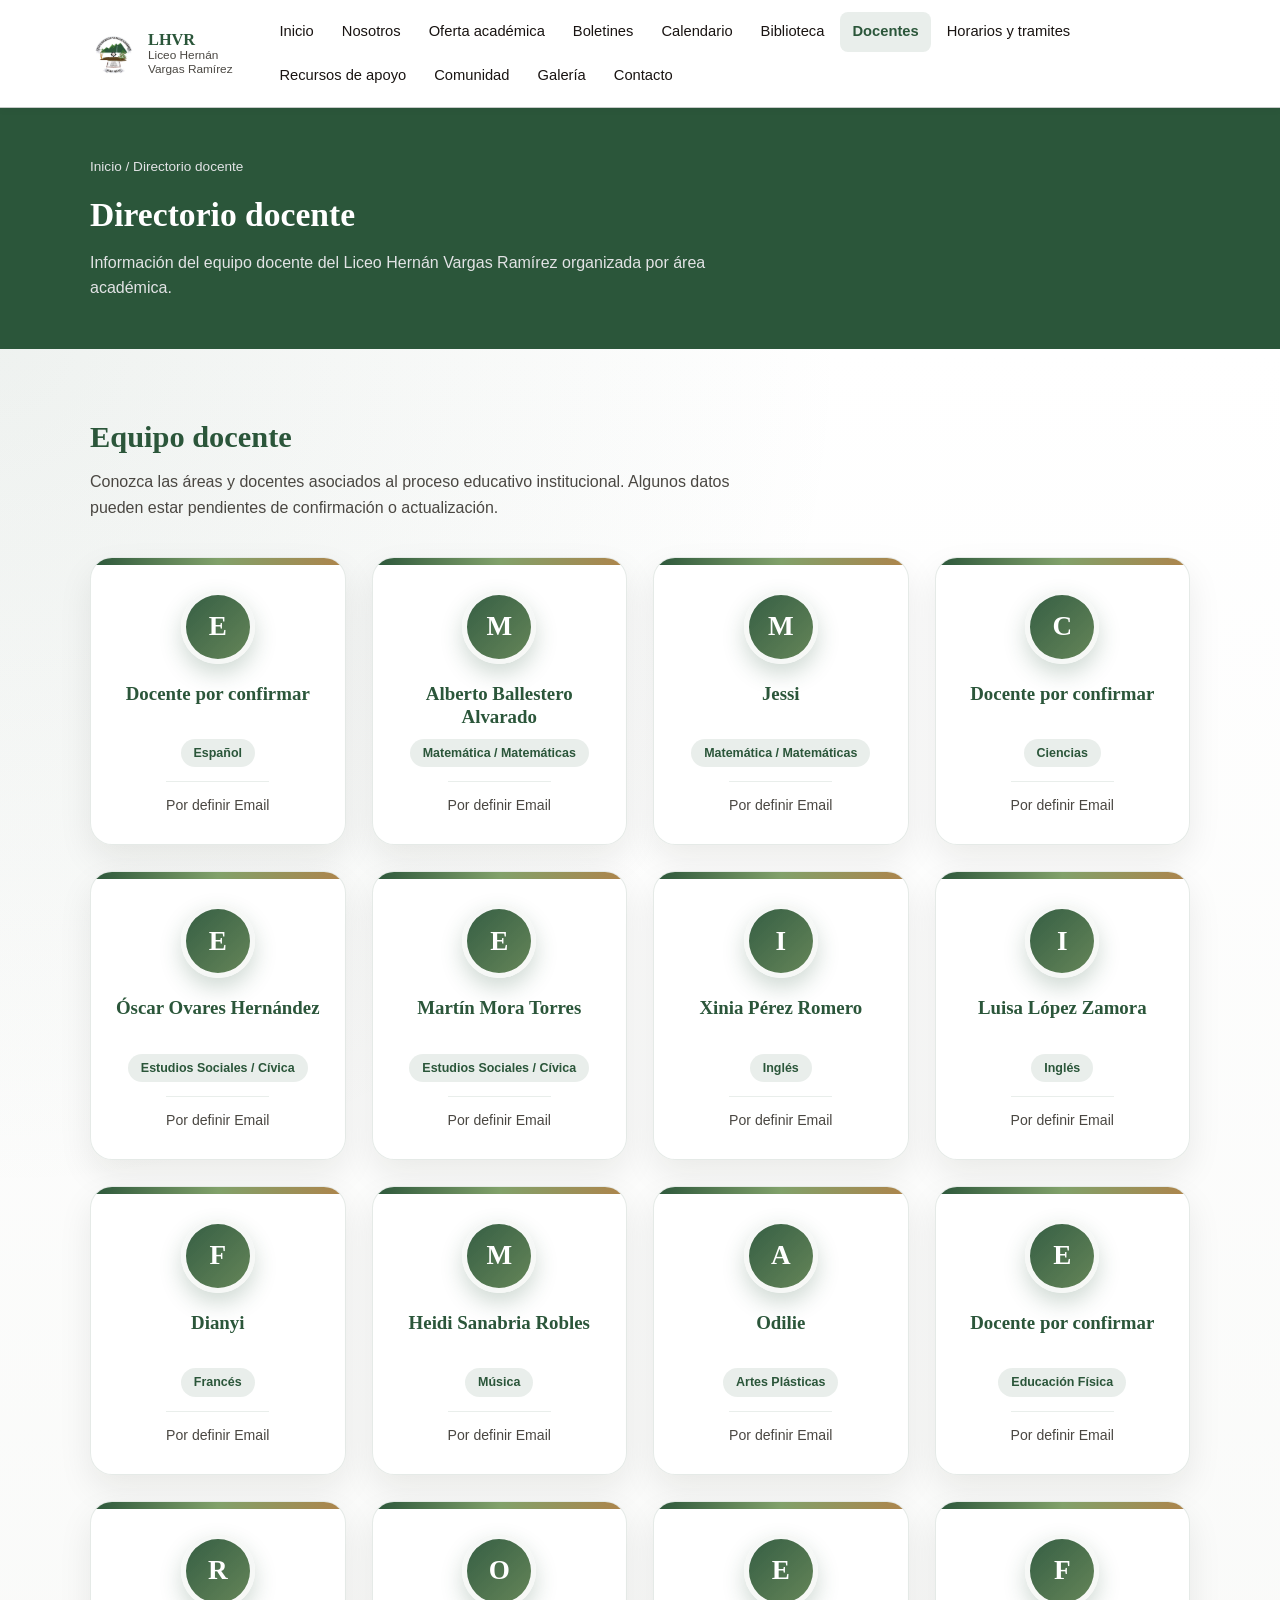
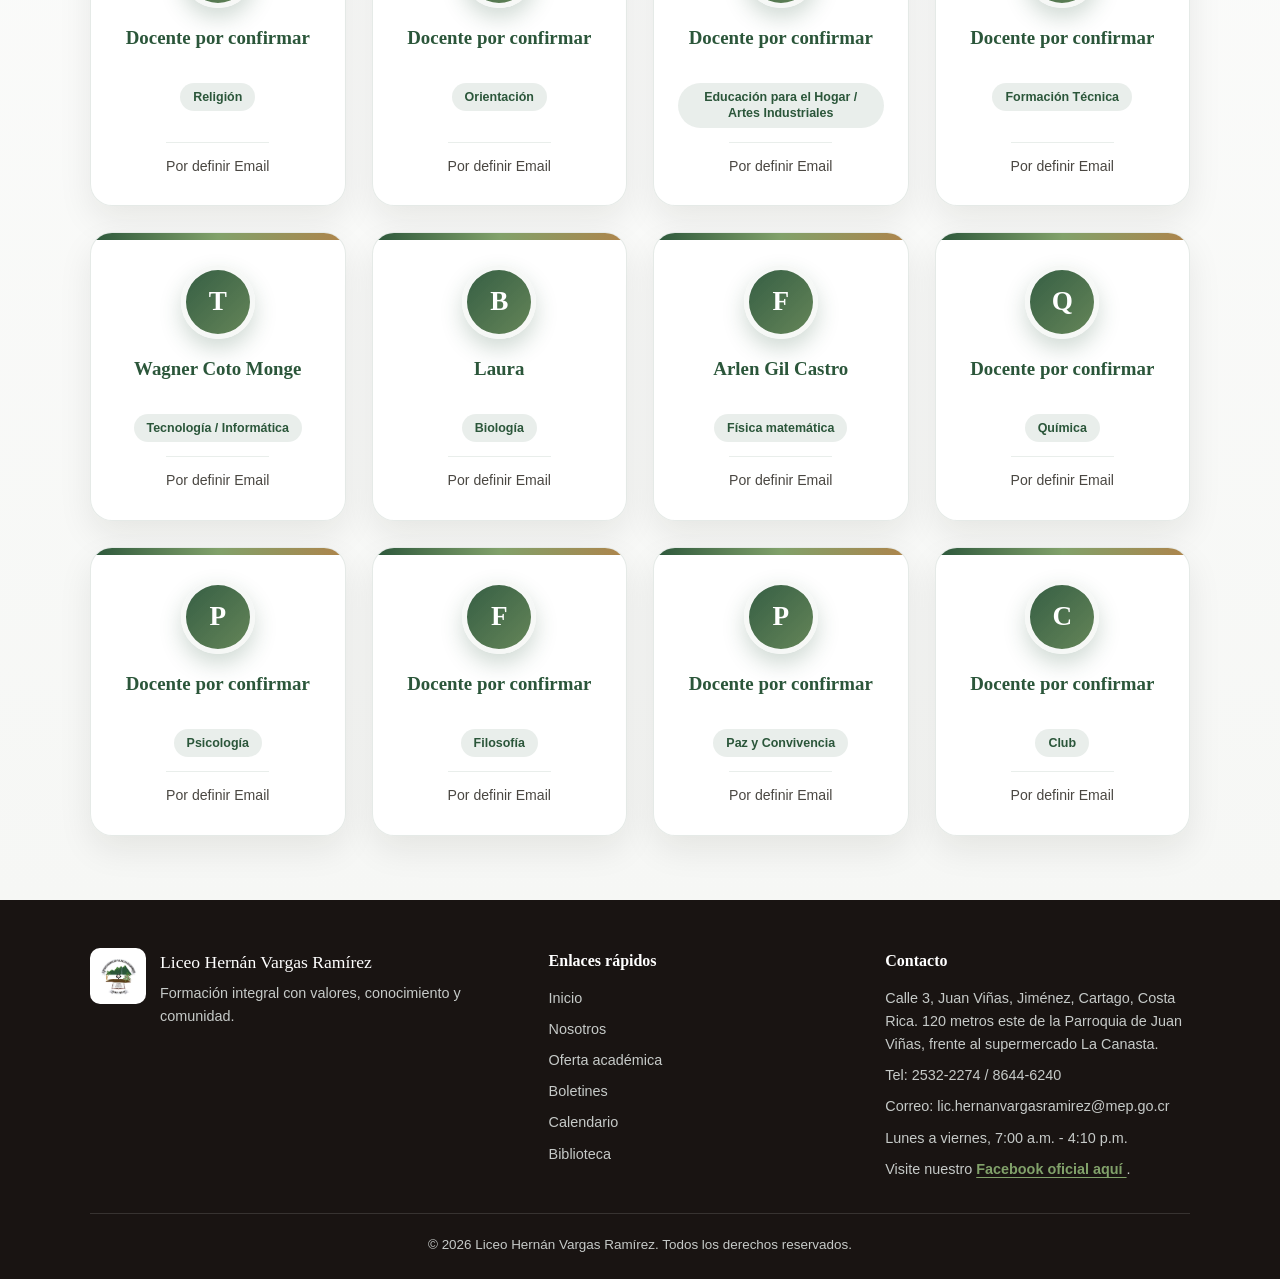
<file: pages/directorio-docente.html>
<!DOCTYPE html>
<html lang="es">

<head>
  <meta charset="UTF-8" />
  <meta name="viewport" content="width=device-width, initial-scale=1.0" />

  <title>Directorio docente | Liceo Hernán Vargas Ramírez</title>
  <meta name="description" content="Directorio de docentes del Liceo Hernán Vargas Ramírez por área académica." />
  <meta name="theme-color" content="#2b563a" />

  <link rel="stylesheet" href="../css/estilos.css" />
  <link rel="stylesheet" href="../css/responsive.css" />
  <link rel="stylesheet" href="../css/docentes.css" />
  <link rel="icon" href="../assets/logos/logo-liceo.jpg" />
</head>

<body data-pagina="docentes">
  <div id="encabezado"></div>

  <main>
    <section class="banda">
      <div class="contenedor">
        <p class="migas"><a href="../index.html">Inicio</a> / Directorio docente</p>
        <h1>Directorio docente</h1>
        <p>
          Información del equipo docente del Liceo Hernán Vargas Ramírez organizada por área académica.
        </p>
      </div>
    </section>

    <section class="seccion">
      <div class="contenedor">
        <div class="encabezado-seccion">
          <h2 class="titulo-seccion">Equipo docente</h2>
          <p class="subtitulo-seccion">
            Conozca las áreas y docentes asociados al proceso educativo institucional.
            Algunos datos pueden estar pendientes de confirmación o actualización.
          </p>
        </div>

        <!-- Tarjetas cargadas desde data/docentes.json -->
        <div class="cuadricula cuadricula--4" id="listaDocentes">
          <p class="estado">Cargando directorio...</p>
        </div>
      </div>
    </section>
  </main>

  <div id="pie"></div>

  <script src="../js/main.js"></script>
  <script src="../js/filtros.js"></script>
  <script>
    document.addEventListener("DOMContentLoaded", () => {
      renderDocentes("listaDocentes");
    });
  </script>
</body>

</html>
</file>
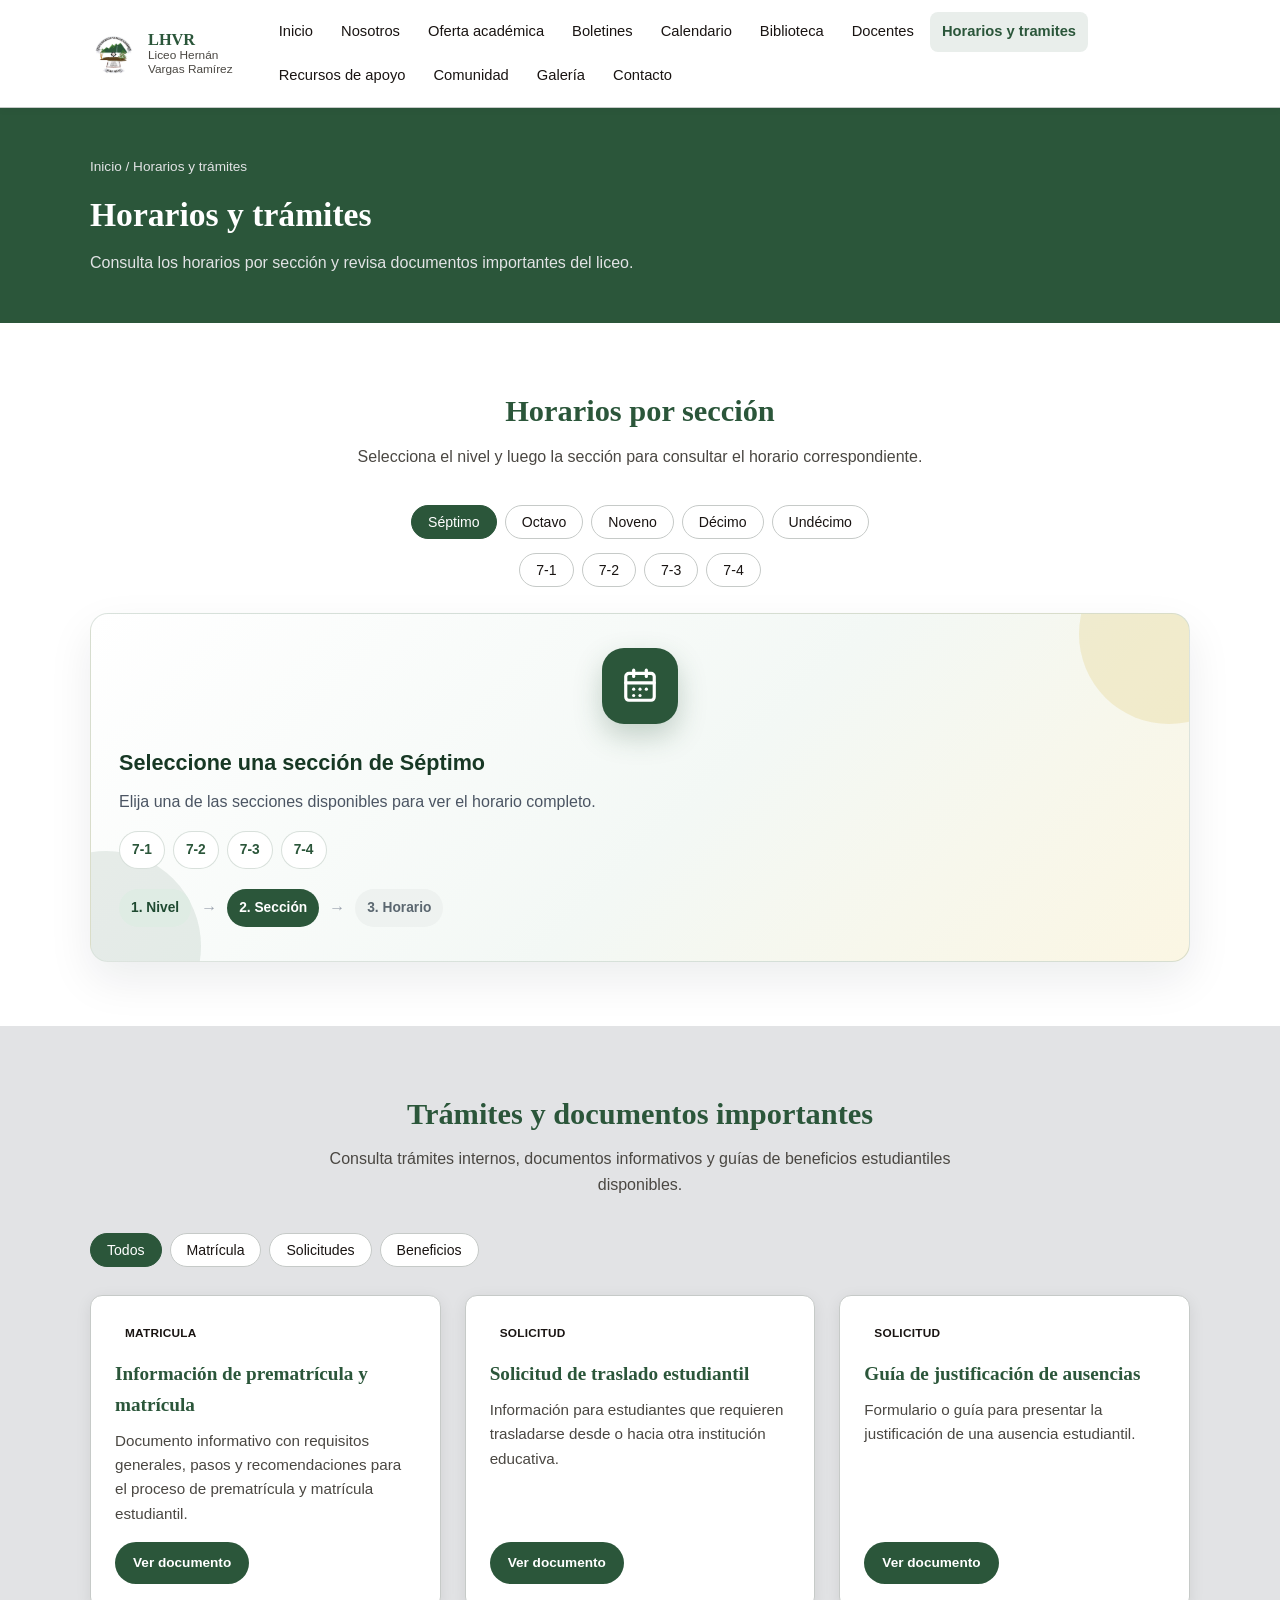
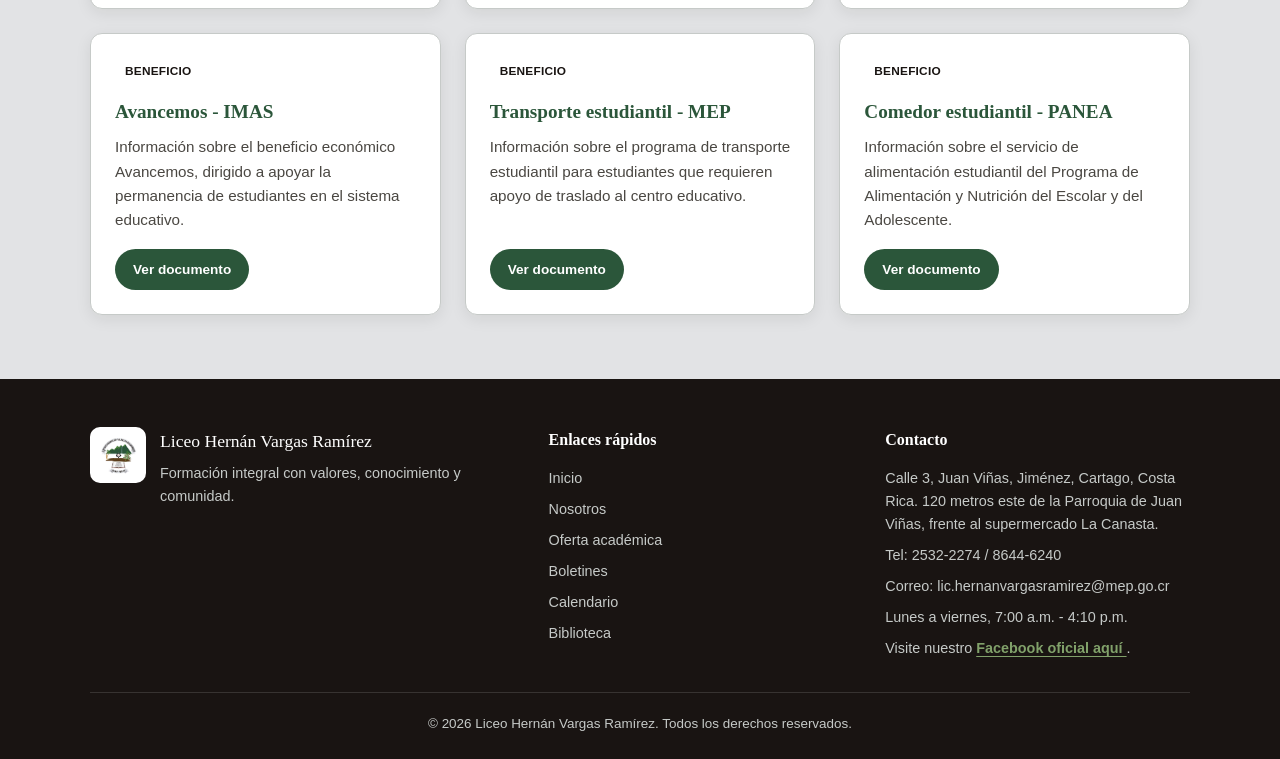
<file: pages/documentos-importantes.html>
<!DOCTYPE html>
<html lang="es">

<head>
  <meta charset="UTF-8" />
  <meta name="viewport" content="width=device-width, initial-scale=1.0" />

  <title>Horarios y trámites | Liceo Hernán Vargas Ramírez</title>

  <meta name="description"
    content="Consulta horarios por sección, trámites y documentos importantes del Liceo Hernán Vargas Ramírez." />
  <meta name="theme-color" content="#2b563a" />

  <link rel="stylesheet" href="../css/estilos.css" />
  <link rel="stylesheet" href="../css/responsive.css" />
  <link rel="stylesheet" href="../css/horarios.css" />
  <link rel="icon" href="../assets/logos/logo-liceo.jpg" />
</head>

<body data-pagina="documentos">
  <div id="encabezado"></div>

  <main>
    <section class="banda">
      <div class="contenedor">
        <p class="migas"><a href="../index.html">Inicio</a> / Horarios y trámites</p>
        <h1>Horarios y trámites</h1>
        <p>Consulta los horarios por sección y revisa documentos importantes del liceo.</p>
      </div>
    </section>

    <!-- Horarios por sección -->
    <section class="seccion">
      <div class="contenedor">
        <div class="encabezado-seccion texto-centrado">
          <h2 class="titulo-seccion">Horarios por sección</h2>
          <p class="subtitulo-seccion" style="margin: 0 auto">
            Selecciona el nivel y luego la sección para consultar el horario correspondiente.
          </p>
        </div>

        <!-- Filtros de nivel -->
        <div class="filtros" id="filtrosNivelHorario">
          <p class="estado">Cargando niveles...</p>
        </div>

        <!-- Filtros de sección -->
        <div class="filtros" id="filtrosSeccionHorario">
        </div>

        <!-- Resultado del horario -->
        <div id="resultadoHorario">
          <div class="tarjeta">
            <p class="estado">Seleccione un nivel y una sección para consultar el horario correspondiente.</p>
          </div>
        </div>
      </div>
    </section>

    <!-- Trámites y documentos importantes -->
    <section class="seccion seccion--suave">
      <div class="contenedor">
        <div class="encabezado-seccion texto-centrado">
          <h2 class="titulo-seccion">Trámites y documentos importantes</h2>
          <p class="subtitulo-seccion" style="margin: 0 auto">
            Consulta trámites internos, documentos informativos y guías de beneficios estudiantiles disponibles.
          </p>
        </div>

        <!-- Filtros por tipo de documento -->
        <div class="filtros" id="filtrosDocumentos">
          <button class="filtro activo" data-filtro="todos" type="button">Todos</button>
          <button class="filtro" data-filtro="matricula" type="button">Matrícula</button>
          <button class="filtro" data-filtro="solicitud" type="button">Solicitudes</button>
          <button class="filtro" data-filtro="beneficio" type="button">Beneficios</button>
        </div>

        <!-- Tarjetas cargadas desde data/documentos.json -->
        <div class="cuadricula cuadricula--3" id="listaDocumentos">
          <p class="estado">Cargando documentos...</p>
        </div>
      </div>
    </section>
  </main>

  <div id="pie"></div>

  <script src="../js/main.js"></script>
  <script src="../js/filtros.js"></script>
  <script src="../js/horarios.js"></script>

  <script>
    document.addEventListener("DOMContentLoaded", async () => {
      await renderDocumentos("listaDocumentos");
      activarFiltros("filtrosDocumentos", "listaDocumentos");
    });
  </script>
</body>

</html>
</file>
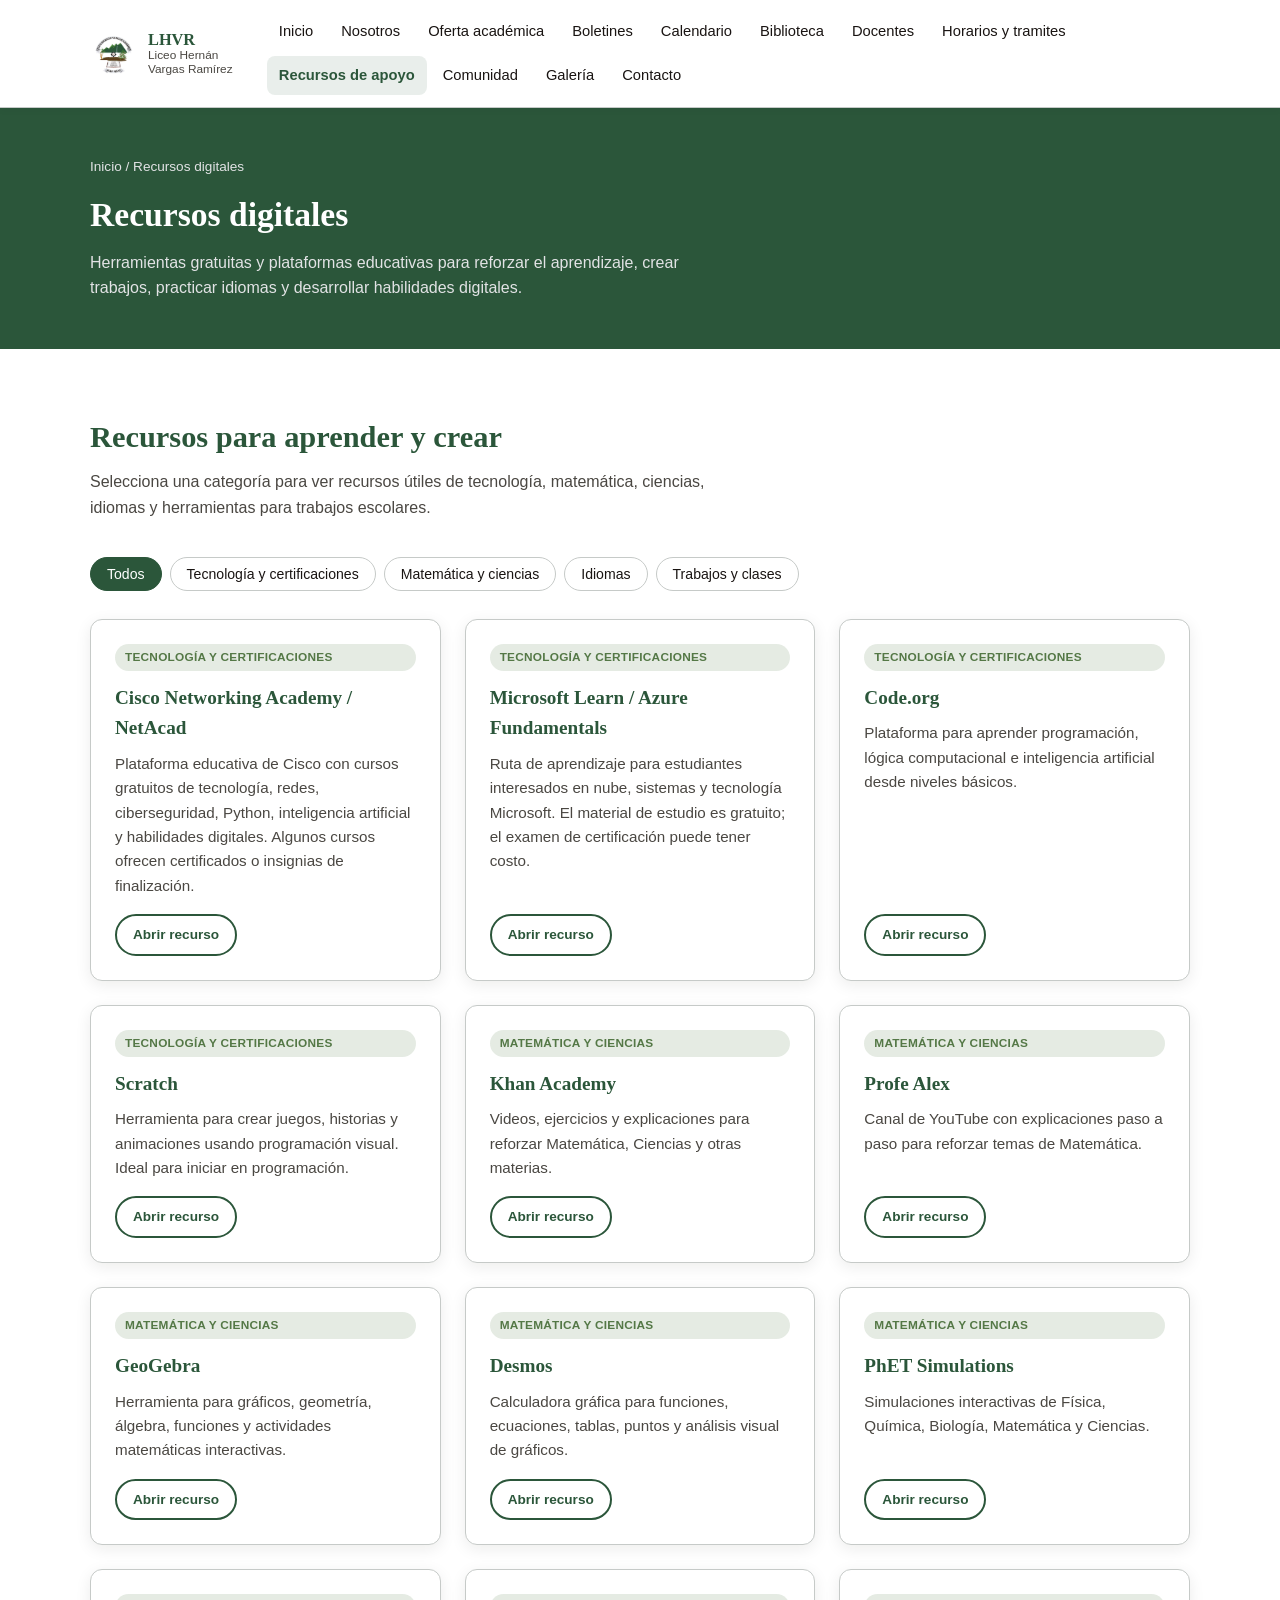
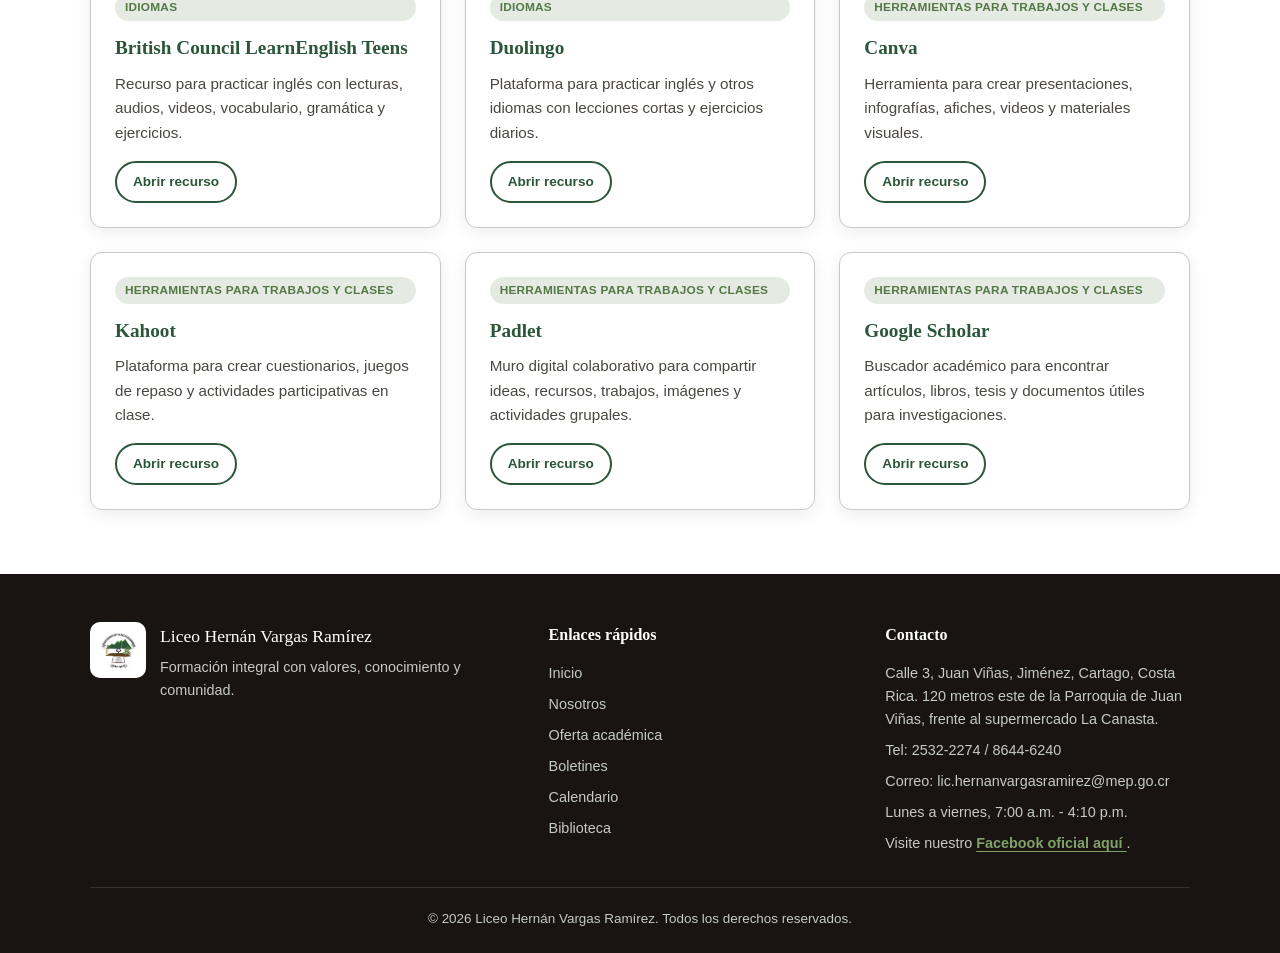
<file: pages/enlaces-interes.html>
<!DOCTYPE html>
<html lang="es">

<head>
  <meta charset="UTF-8" />
  <meta name="viewport" content="width=device-width, initial-scale=1.0" />

  <title>Recursos digitales | Liceo Hernán Vargas Ramírez</title>

  <meta name="description"
    content="Recursos digitales gratuitos y plataformas educativas para estudiantes, docentes y comunidad educativa del Liceo Hernán Vargas Ramírez." />

  <meta name="theme-color" content="#2b563a" />

  <link rel="stylesheet" href="../css/estilos.css" />
  <link rel="stylesheet" href="../css/responsive.css" />
  <link rel="icon" href="../assets/logos/logo-liceo.jpg" />
</head>

<body data-pagina="enlaces">
  <div id="encabezado"></div>

  <main>
    <section class="banda">
      <div class="contenedor">
        <p class="migas"><a href="../index.html">Inicio</a> / Recursos digitales</p>

        <h1>Recursos digitales</h1>

        <p>
          Herramientas gratuitas y plataformas educativas para reforzar el aprendizaje,
          crear trabajos, practicar idiomas y desarrollar habilidades digitales.
        </p>
      </div>
    </section>

    <section class="seccion">
      <div class="contenedor">
        <div class="encabezado-seccion">
          <h2 class="titulo-seccion">Recursos para aprender y crear</h2>
          <p class="subtitulo-seccion">
            Selecciona una categoría para ver recursos útiles de tecnología, matemática,
            ciencias, idiomas y herramientas para trabajos escolares.
          </p>
        </div>

        <!-- Filtros por categoría -->
        <div class="filtros" id="filtrosEnlaces">
          <button class="filtro activo" data-filtro="todos">Todos</button>
          <button class="filtro" data-filtro="Tecnología y certificaciones">Tecnología y certificaciones</button>
          <button class="filtro" data-filtro="Matemática y ciencias">Matemática y ciencias</button>
          <button class="filtro" data-filtro="Idiomas">Idiomas</button>
          <button class="filtro" data-filtro="Herramientas para trabajos y clases">Trabajos y clases</button>
        </div>

        <!-- Tarjetas cargadas desde data/enlaces.json -->
        <div class="cuadricula cuadricula--3" id="listaEnlaces">
          <p class="estado">Cargando recursos digitales...</p>
        </div>
      </div>
    </section>
  </main>

  <div id="pie"></div>

  <script src="../js/main.js"></script>
  <script src="../js/filtros.js"></script>

  <script>
    document.addEventListener("DOMContentLoaded", async () => {
      await renderEnlaces("listaEnlaces");
      activarFiltros("filtrosEnlaces", "listaEnlaces");
    });
  </script>
</body>

</html>
</file>
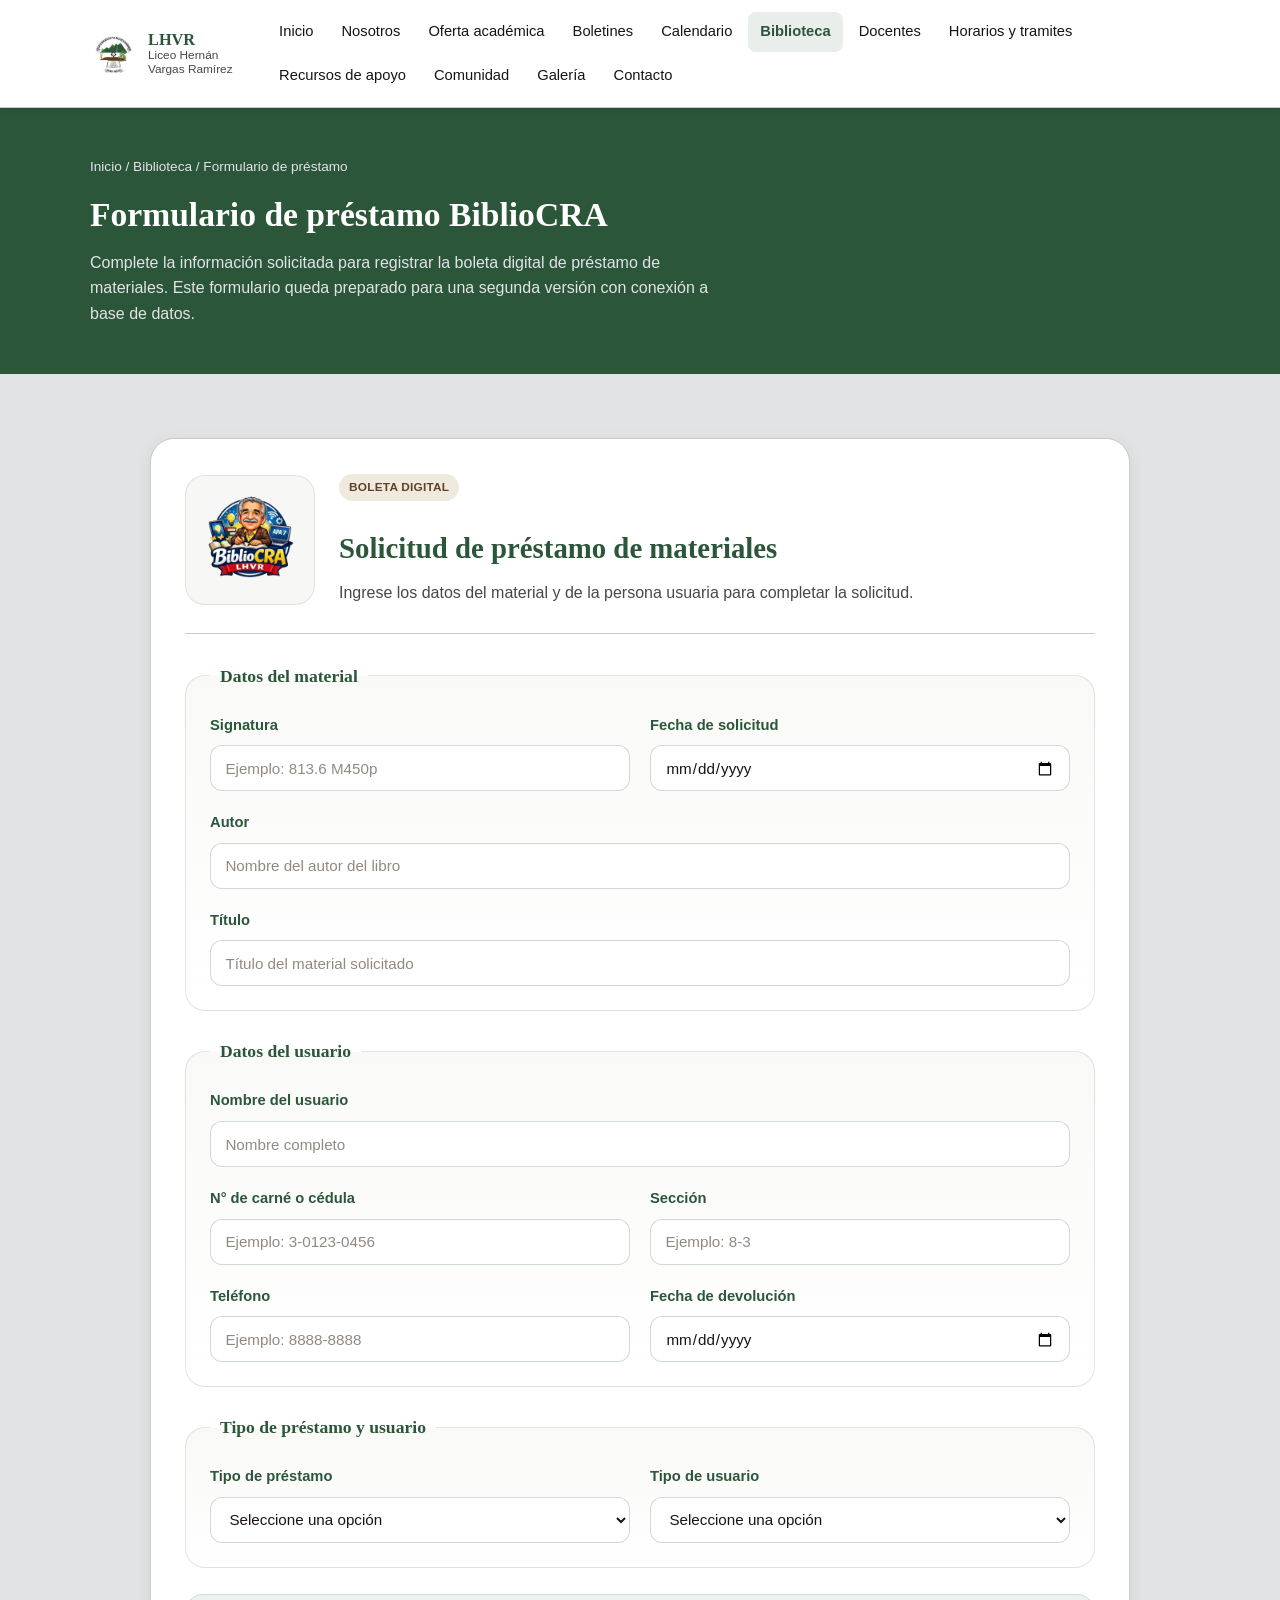
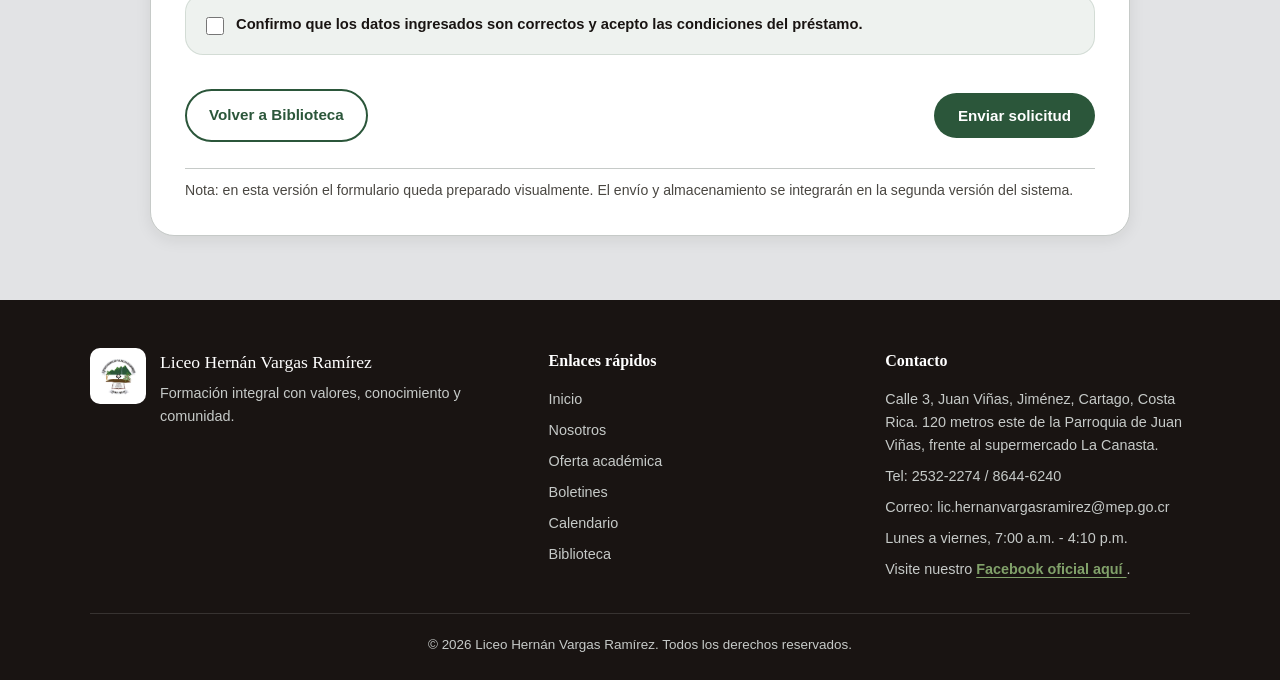
<file: pages/FormularioBibliocra.html>
<!DOCTYPE html>
<html lang="es">

<head>
  <meta charset="UTF-8" />
  <meta name="viewport" content="width=device-width, initial-scale=1.0" />

  <title>Formulario de préstamo BiblioCRA | Liceo Hernán Vargas Ramírez</title>

  <meta name="description"
    content="Formulario digital para solicitud de préstamo de materiales de la Biblioteca BiblioCRA del Liceo Hernán Vargas Ramírez." />

  <meta name="theme-color" content="#2b563a" />

  <link rel="stylesheet" href="../css/estilos.css" />
  <link rel="stylesheet" href="../css/responsive.css" />
  <link rel="stylesheet" href="../css/formulario-bibliocra.css" />
  <link rel="icon" href="../assets/logos/logo-liceo.jpg" />
</head>

<body data-pagina="biblioteca">
  <div id="encabezado"></div>

  <main>
    <section class="banda">
      <div class="contenedor">
        <p class="migas">
          <a href="../index.html">Inicio</a> / 
          <a href="biblioteca-recursos.html">Biblioteca</a> / 
          Formulario de préstamo
        </p>

        <h1>Formulario de préstamo BiblioCRA</h1>

        <p>
          Complete la información solicitada para registrar la boleta digital de préstamo de materiales.
          Este formulario queda preparado para una segunda versión con conexión a base de datos.
        </p>
      </div>
    </section>

    <section class="seccion seccion--suave">
      <div class="contenedor">
        <article class="formulario-bibliocra">
          <div class="formulario-bibliocra__encabezado">
            <div class="formulario-bibliocra__logo">
              <img src="../assets/img/08-Biblioteca-Logo.png" alt="Logo BiblioCRA LHVR" />
            </div>

            <div>
              <span class="etiqueta etiqueta--formulario">Boleta digital</span>
              <h2>Solicitud de préstamo de materiales</h2>
              <p>
                Ingrese los datos del material y de la persona usuaria para completar la solicitud.
              </p>
            </div>
          </div>

          <form class="formulario-bibliocra__form" action="#" method="post">
            <fieldset>
              <legend>Datos del material</legend>

              <div class="formulario-bibliocra__grid">
                <div class="campo">
                  <label for="signatura">Signatura</label>
                  <input type="text" id="signatura" name="signatura" placeholder="Ejemplo: 813.6 M450p" required />
                </div>

                <div class="campo">
                  <label for="fecha">Fecha de solicitud</label>
                  <input type="date" id="fecha" name="fecha" required />
                </div>

                <div class="campo campo--completo">
                  <label for="autor">Autor</label>
                  <input type="text" id="autor" name="autor" placeholder="Nombre del autor del libro" required />
                </div>

                <div class="campo campo--completo">
                  <label for="titulo">Título</label>
                  <input type="text" id="titulo" name="titulo" placeholder="Título del material solicitado" required />
                </div>
              </div>
            </fieldset>

            <fieldset>
              <legend>Datos del usuario</legend>

              <div class="formulario-bibliocra__grid">
                <div class="campo campo--completo">
                  <label for="nombreUsuario">Nombre del usuario</label>
                  <input type="text" id="nombreUsuario" name="nombreUsuario" placeholder="Nombre completo" required />
                </div>

                <div class="campo">
                  <label for="cedula">N° de carné o cédula</label>
                  <input type="text" id="cedula" name="cedula" placeholder="Ejemplo: 3-0123-0456" required />
                </div>

                <div class="campo">
                  <label for="seccion">Sección</label>
                  <input type="text" id="seccion" name="seccion" placeholder="Ejemplo: 8-3" required />
                </div>

                <div class="campo">
                  <label for="telefono">Teléfono</label>
                  <input type="tel" id="telefono" name="telefono" placeholder="Ejemplo: 8888-8888" required />
                </div>

                <div class="campo">
                  <label for="fechaDevolucion">Fecha de devolución</label>
                  <input type="date" id="fechaDevolucion" name="fechaDevolucion" required />
                </div>
              </div>
            </fieldset>

            <fieldset>
              <legend>Tipo de préstamo y usuario</legend>

              <div class="formulario-bibliocra__grid">
                <div class="campo">
                  <label for="tipoPrestamo">Tipo de préstamo</label>
                  <select id="tipoPrestamo" name="tipoPrestamo" required>
                    <option value="">Seleccione una opción</option>
                    <option value="sala">Sala</option>
                    <option value="aula">Aula</option>
                    <option value="hogar">Hogar</option>
                  </select>
                </div>

                <div class="campo">
                  <label for="tipoUsuario">Tipo de usuario</label>
                  <select id="tipoUsuario" name="tipoUsuario" required>
                    <option value="">Seleccione una opción</option>
                    <option value="estudiante">Estudiante</option>
                    <option value="docente">Docente</option>
                    <option value="administrativo">Administrativo</option>
                  </select>
                </div>
              </div>
            </fieldset>

            <div class="formulario-bibliocra__confirmacion">
              <label>
                <input type="checkbox" name="confirmacion" required />
                <span>
                  Confirmo que los datos ingresados son correctos y acepto las condiciones del préstamo.
                </span>
              </label>
            </div>

            <div class="formulario-bibliocra__acciones">
              <a class="boton boton--secundario" href="biblioteca-recursos.html">
                Volver a Biblioteca
              </a>

              <button class="boton boton--primario" type="submit">
                Enviar solicitud
              </button>
            </div>

            <p class="formulario-bibliocra__nota">
              Nota: en esta versión el formulario queda preparado visualmente. El envío y almacenamiento se integrarán en la segunda versión del sistema.
            </p>
          </form>
        </article>
      </div>
    </section>
  </main>

  <div id="pie"></div>

  <script src="../js/main.js"></script>
</body>

</html>
</file>
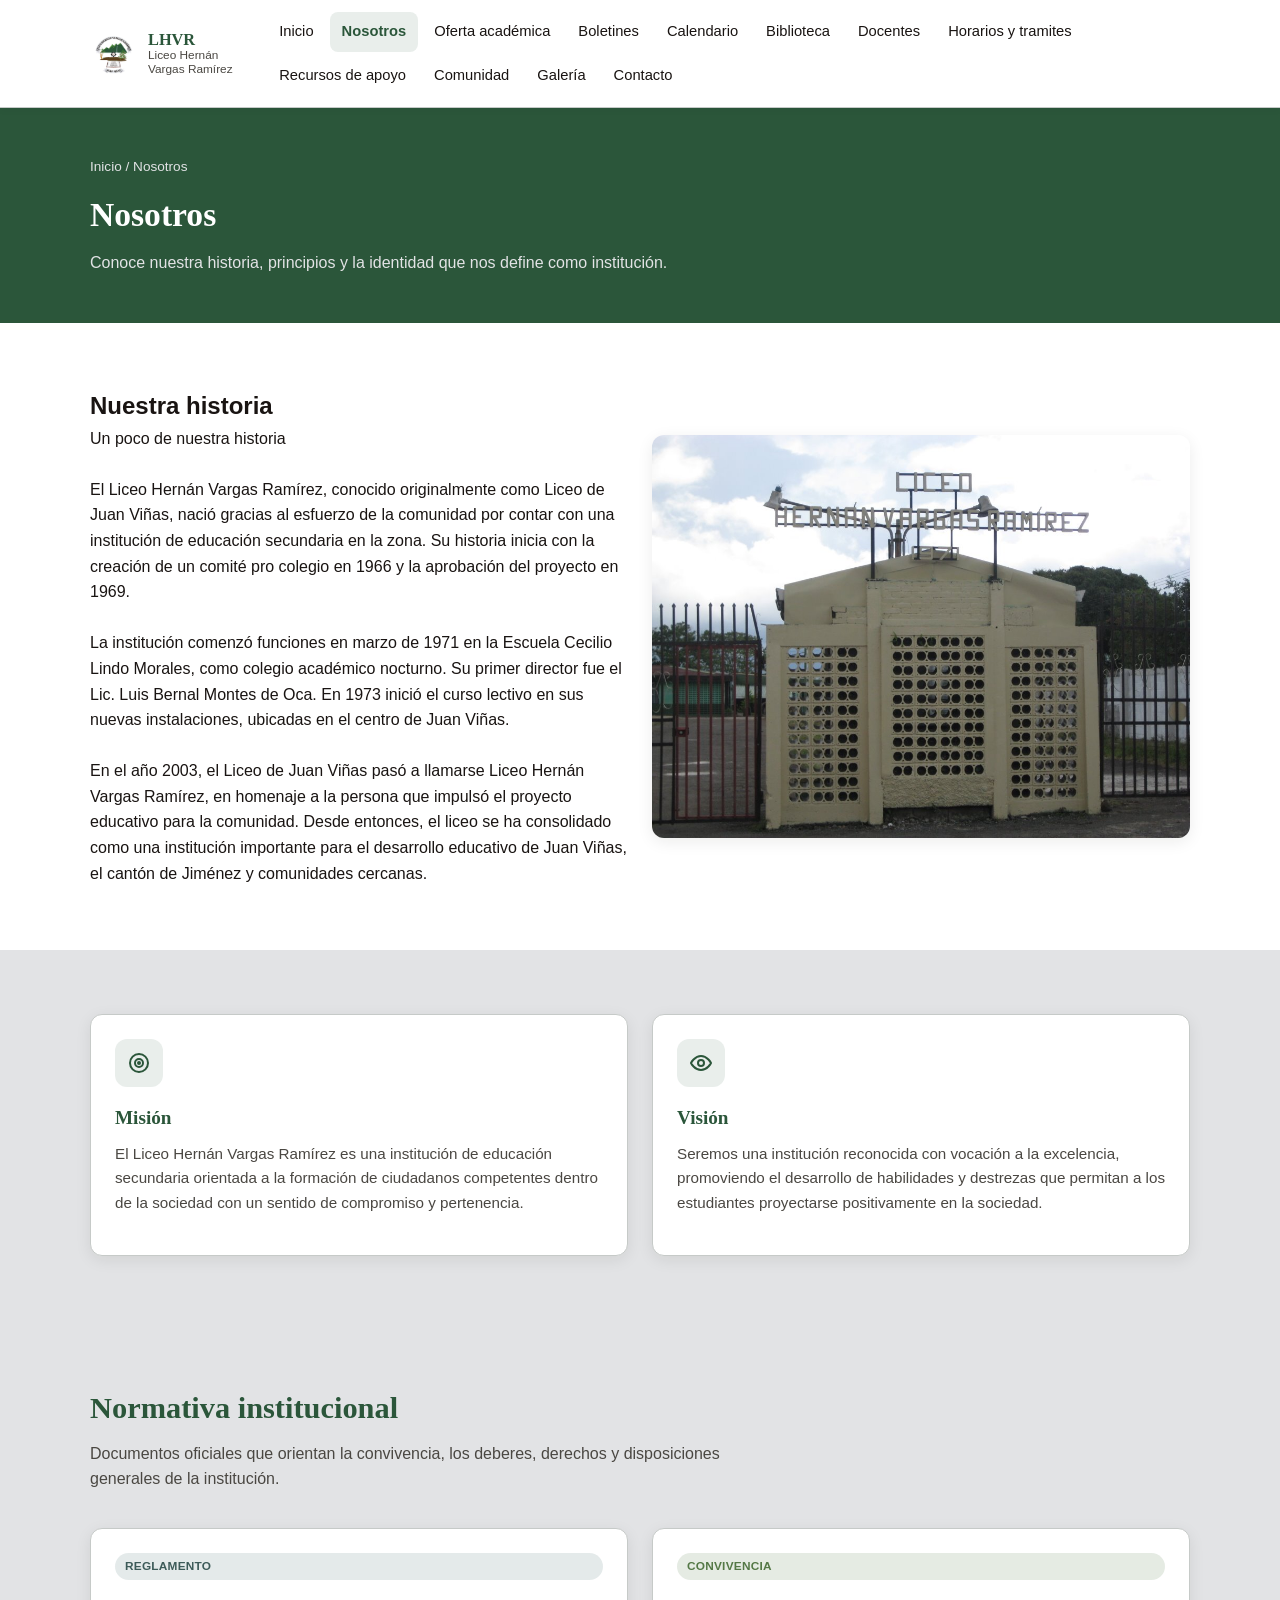
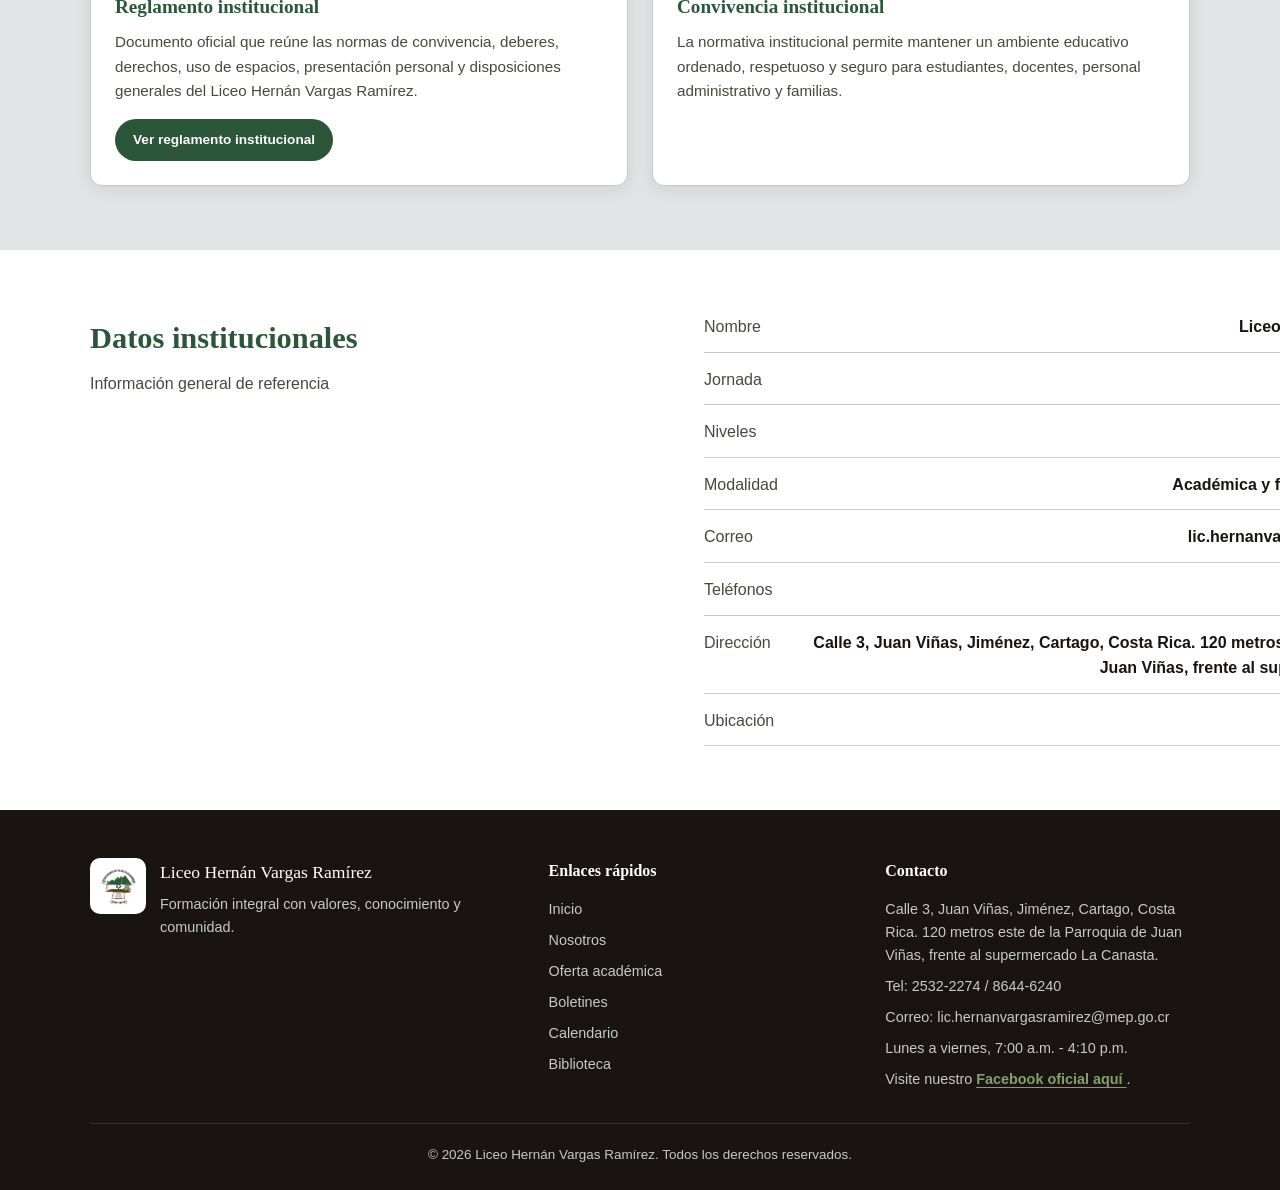
<file: pages/nosotros.html>
<!DOCTYPE html>
<html lang="es">

<head>
  <meta charset="UTF-8" />
  <meta name="viewport" content="width=device-width, initial-scale=1.0" />
  <title>Nosotros | Liceo Hernán Vargas Ramírez</title>
  <meta name="description"
    content="Historia, misión, visión y datos institucionales del Liceo Hernán Vargas Ramírez." />
  <meta name="theme-color" content="#2b563a" />
  <link rel="stylesheet" href="../css/estilos.css" />
  <link rel="stylesheet" href="../css/responsive.css" />
  <link rel="icon" href="../assets/logos/logo-liceo.jpg" />
</head>

<body data-pagina="nosotros">
  <div id="encabezado"></div>

  <main>
    <!-- Banda / encabezado de la página -->
    <section class="banda">
      <div class="contenedor">
        <p class="migas"><a href="../index.html">Inicio</a> / Nosotros</p>
        <h1>Nosotros</h1>
        <p>Conoce nuestra historia, principios y la identidad que nos define como institución.</p>
      </div>
    </section>

    <!-- Historia + imagen -->
    <section class="seccion">
      <div class="contenedor cuadricula cuadricula--2" style="align-items: center">
        <div>
          <h2>Nuestra historia</h2>

          <p>
            Un poco de nuestra historia
            <br><br>

            El Liceo Hernán Vargas Ramírez, conocido originalmente como Liceo de Juan Viñas,
            nació gracias al esfuerzo de la comunidad por contar con una institución de educación
            secundaria en la zona. Su historia inicia con la creación de un comité pro colegio en
            1966 y la aprobación del proyecto en 1969.
            <br><br>

            La institución comenzó funciones en marzo de 1971 en la Escuela Cecilio Lindo Morales,
            como colegio académico nocturno. Su primer director fue el Lic. Luis Bernal Montes de Oca.
            En 1973 inició el curso lectivo en sus nuevas instalaciones, ubicadas en el centro de
            Juan Viñas.
            <br><br>

            En el año 2003, el Liceo de Juan Viñas pasó a llamarse Liceo Hernán Vargas Ramírez,
            en homenaje a la persona que impulsó el proyecto educativo para la comunidad. Desde
            entonces, el liceo se ha consolidado como una institución importante para el desarrollo
            educativo de Juan Viñas, el cantón de Jiménez y comunidades cercanas.
          </p>
        </div>
        <img src="../assets/img/fachada-colegio.jpg" alt="Fachada del Liceo Hernán Vargas Ramírez"
          style="border-radius: 12px; box-shadow: var(--sombra)" />
      </div>
    </section>

    <!-- Misión y visión -->
    <section class="seccion seccion--suave">
      <div class="contenedor">
        <div class="cuadricula cuadricula--2">
          <article class="tarjeta">
            <span class="tarjeta__icono" aria-hidden="true">
              <svg viewBox="0 0 24 24" fill="none" stroke="currentColor" stroke-width="2" stroke-linecap="round"
                stroke-linejoin="round">
                <circle cx="12" cy="12" r="9" />
                <circle cx="12" cy="12" r="4" />
                <circle cx="12" cy="12" r="1" />
              </svg>
            </span>
            <h2 class="tarjeta__titulo">Misión</h2>
            <p class="tarjeta__texto">
              El Liceo Hernán Vargas Ramírez es una institución de educación secundaria orientada a la formación de
              ciudadanos competentes dentro de la sociedad con un sentido de compromiso y pertenencia.
            </p>
          </article>

          <article class="tarjeta">
            <span class="tarjeta__icono" aria-hidden="true">
              <svg viewBox="0 0 24 24" fill="none" stroke="currentColor" stroke-width="2" stroke-linecap="round"
                stroke-linejoin="round">
                <path d="M2 12s3.5-7 10-7 10 7 10 7-3.5 7-10 7-10-7-10-7z" />
                <circle cx="12" cy="12" r="3" />
              </svg>
            </span>
            <h2 class="tarjeta__titulo">Visión</h2>
            <p class="tarjeta__texto">
              Seremos una institución reconocida con vocación a la excelencia, promoviendo el desarrollo de habilidades
              y destrezas que permitan a los estudiantes proyectarse positivamente en la sociedad.
            </p>
          </article>
        </div>
      </div>
    </section>

     <!-- Normativa institucional -->
  <section class="seccion seccion--suave">
    <div class="contenedor">
      <div class="encabezado-seccion">
        <h2 class="titulo-seccion">Normativa institucional</h2>
        <p class="subtitulo-seccion">
          Documentos oficiales que orientan la convivencia, los deberes, derechos y disposiciones generales de la institución.
        </p>
      </div>

      <div class="cuadricula cuadricula--2">
        <article class="tarjeta">
          <span class="etiqueta etiqueta--reglamento">Reglamento</span>
          <h3 class="tarjeta__titulo">Reglamento institucional</h3>
          <p class="tarjeta__texto">
            Documento oficial que reúne las normas de convivencia, deberes, derechos,
            uso de espacios, presentación personal y disposiciones generales del
            Liceo Hernán Vargas Ramírez.
          </p>

          <div class="tarjeta__pie">
            <a class="boton boton--primario boton--pequeno"
              href="https://drive.google.com/file/d/1vqLtLlhXGlmNOT3-F8b_g80aa9wJ8luT/view?usp=drive_link"
              target="_blank"
              rel="noopener">
              Ver reglamento institucional
            </a>
          </div>
        </article>

        <article class="tarjeta">
          <span class="etiqueta etiqueta--boletin">Convivencia</span>
          <h3 class="tarjeta__titulo">Convivencia institucional</h3>
          <p class="tarjeta__texto">
            La normativa institucional permite mantener un ambiente educativo ordenado,
            respetuoso y seguro para estudiantes, docentes, personal administrativo y familias.
          </p>
        </article>
      </div>
    </div>
  </section>

    <!-- Datos institucionales -->
    <section class="seccion datos-institucionales">
      <div class="contenedor cuadricula cuadricula--2" style="align-items: start">
        <div class="bloque-texto">
          <h2 class="titulo-seccion">Datos institucionales</h2>
          <p>Información general de referencia</p>
        </div>
        <ul class="datos">
        <li><span>Nombre</span><span data-dato="nombre">Liceo Hernán Vargas Ramírez</span></li>
        <li><span>Jornada</span><span>Mañana / Tarde</span></li>
        <li><span>Niveles</span><span>Secundaria</span></li>
        <li><span>Modalidad</span><span>Académica y futura modalidad técnica</span></li>
        <li><span>Correo</span><span data-dato="correo">lic.hernanvargasramirez@mep.go.cr</span></li>
        <li><span>Teléfonos</span><span data-dato="telefono">2532-2274 / 8644-6240</span></li>
        <li>
          <span>Dirección</span>
          <span data-dato="direccion">
            Calle 3, Juan Viñas, Jiménez, Cartago, Costa Rica. 200 metros este de la Parroquia de Juan Viñas, frente al supermercado La Canasta.
          </span>
        </li>
        <li>
          <span>Ubicación</span>
          <span>
            <a data-dato-link="maps" href="https://maps.app.goo.gl/haUwDr5NaYrQTdSYA" target="_blank" rel="noopener noreferrer">
              Ver en Google Maps
            </a>
          </span>
        </li>
      </ul>
      </div>
    </section>
  </main>

  <div id="pie"></div>
  <script src="../js/main.js"></script>
</body>

</html>
</file>
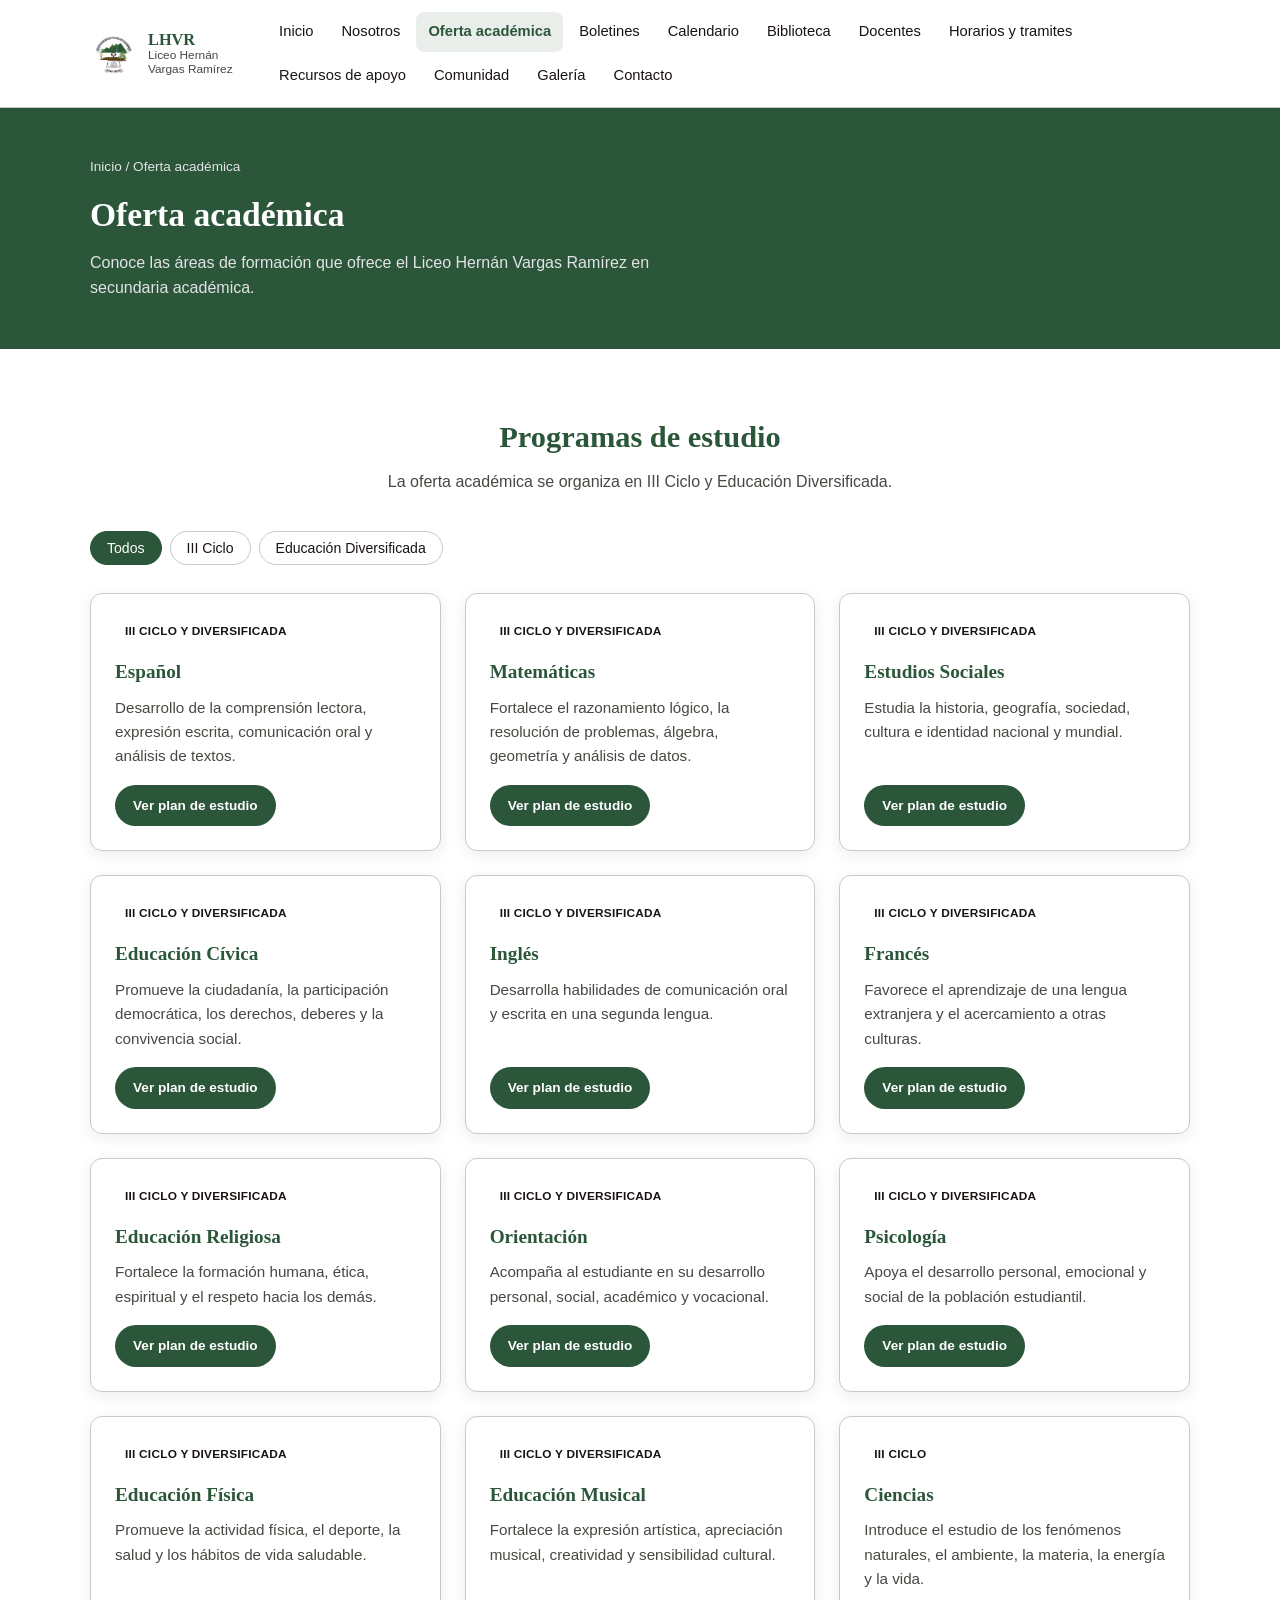
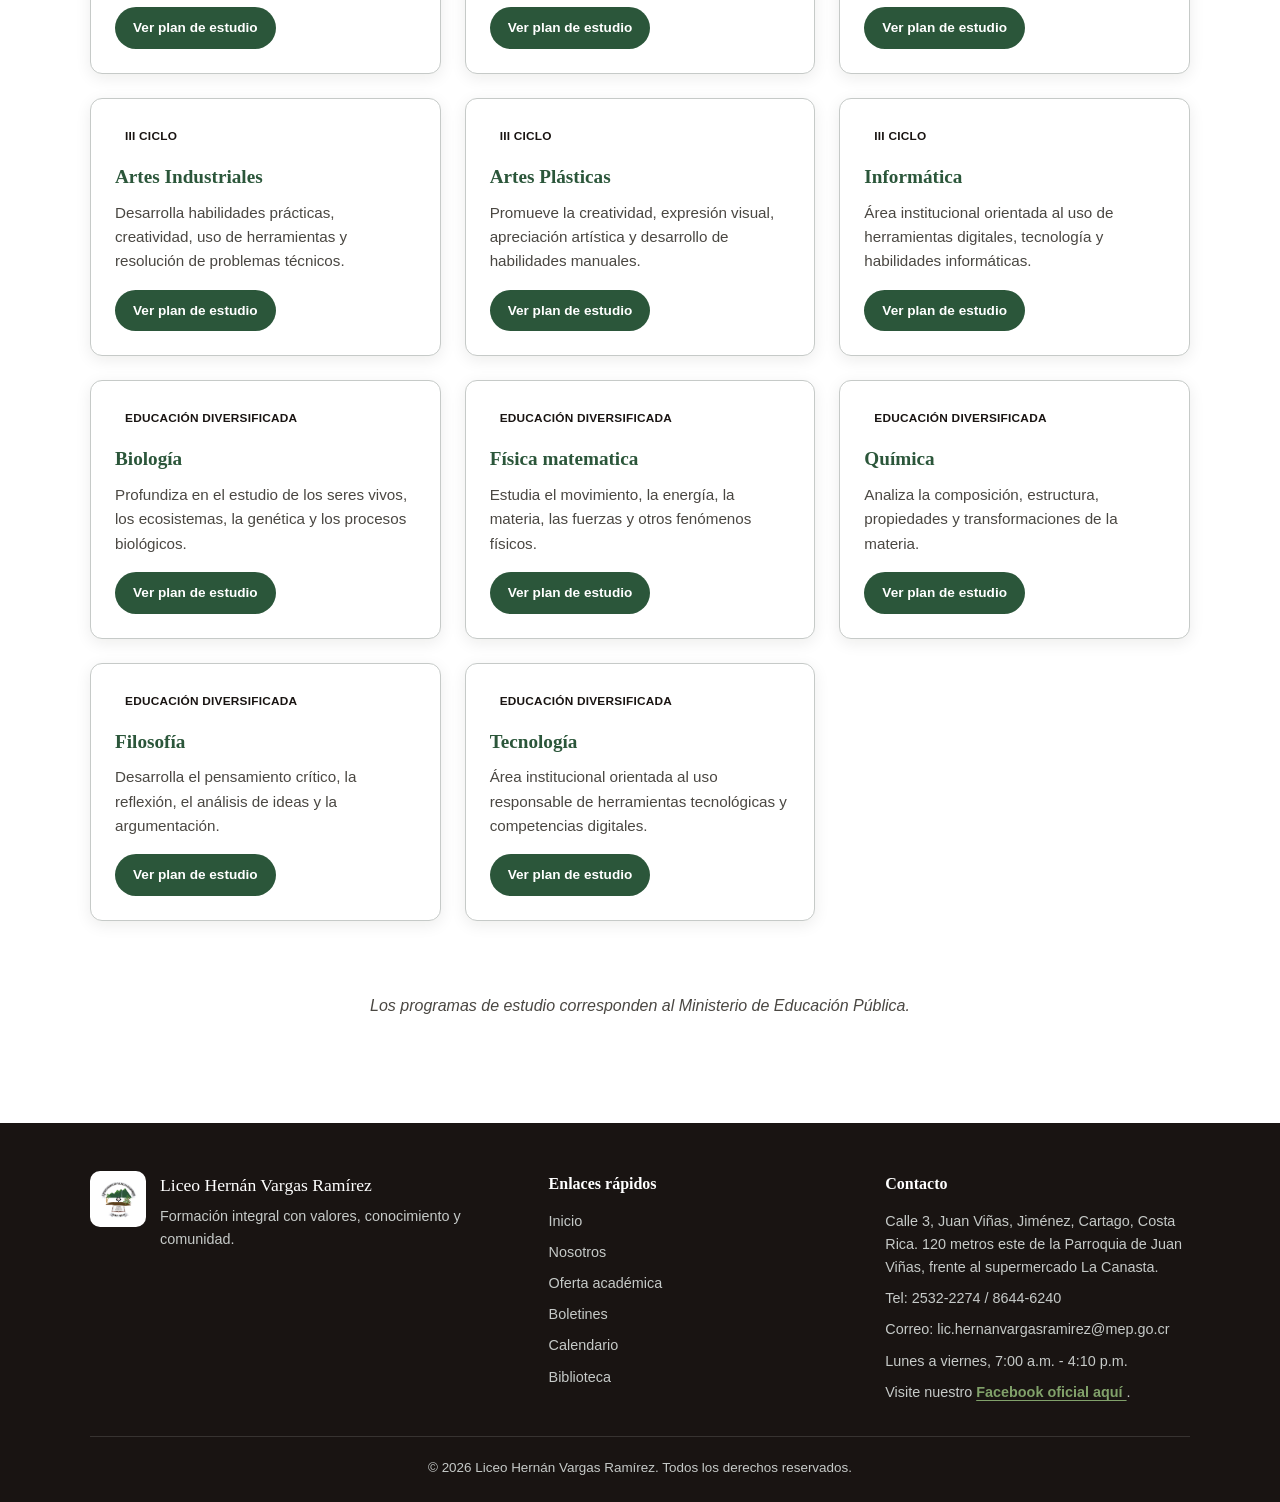
<file: pages/oferta-academica.html>
<!DOCTYPE html>
<html lang="es">

<head>
  <meta charset="UTF-8" />
  <meta name="viewport" content="width=device-width, initial-scale=1.0" />
  <title>Oferta académica | Liceo Hernán Vargas Ramírez</title>
  <meta name="description" content="Áreas y materias que ofrece el Liceo Hernán Vargas Ramírez." />
  <meta name="theme-color" content="#2b563a" />
  <link rel="stylesheet" href="../css/estilos.css" />
  <link rel="stylesheet" href="../css/responsive.css" />
  <link rel="icon" href="../assets/logos/logo-liceo.jpg" />
</head>

<body data-pagina="oferta">
  <div id="encabezado"></div>

  <main>
    <section class="banda">
      <div class="contenedor">
        <p class="migas"><a href="../index.html">Inicio</a> / Oferta académica</p>
        <h1>Oferta académica</h1>
        <p>
          Conoce las áreas de formación que ofrece el Liceo Hernán Vargas Ramírez
          en secundaria académica.
        </p>
      </div>
    </section>

    <section class="seccion">
      <div class="contenedor">
        <div class="encabezado-seccion texto-centrado">
          <h2 class="titulo-seccion">Programas de estudio</h2>
          <p class="subtitulo-seccion" style="margin: 0 auto">
            La oferta académica se organiza en III Ciclo y Educación Diversificada.
          </p>
        </div>

        <!-- Filtros -->
        <div class="filtros" id="filtrosOferta">
          <button class="filtro activo" data-filtro="todos">Todos</button>
          <button class="filtro" data-filtro="tercer-ciclo">III Ciclo</button>
          <button class="filtro" data-filtro="diversificada">Educación Diversificada</button>
        </div>

        <!--
          En cada href="#" pegá el link del PDF del programa de estudio del MEP.
          No se modificaron estilos: se reutilizan clases existentes del sitio.
        -->

        <div class="cuadricula cuadricula--3" id="tarjetasOferta">

          <!-- Materias presentes en III Ciclo y Educación Diversificada -->

          <article class="tarjeta" data-categoria="tercer-ciclo diversificada">
            <span class="etiqueta">III Ciclo y Diversificada</span>
            <h3 class="tarjeta__titulo">Español</h3>
            <p class="tarjeta__texto">
              Desarrollo de la comprensión lectora, expresión escrita, comunicación oral y análisis de textos.
            </p>
            <div class="tarjeta__pie">
              <a class="boton boton--primario boton--pequeno" href="https://www.mep.go.cr/sites/default/files/media/espanol3ciclo_diversificada.pdf" target="_blank" rel="noopener noreferrer">
                Ver plan de estudio
              </a>
            </div>
          </article>

          <article class="tarjeta" data-categoria="tercer-ciclo diversificada">
            <span class="etiqueta">III Ciclo y Diversificada</span>
            <h3 class="tarjeta__titulo">Matemáticas</h3>
            <p class="tarjeta__texto">
              Fortalece el razonamiento lógico, la resolución de problemas, álgebra, geometría y análisis de datos.
            </p>
            <div class="tarjeta__pie">
              <a class="boton boton--primario boton--pequeno" href="https://www.mep.go.cr/sites/default/files/media/matematica.pdf" target="_blank" rel="noopener noreferrer">
                Ver plan de estudio
              </a>
            </div>
          </article>

          <article class="tarjeta" data-categoria="tercer-ciclo diversificada">
            <span class="etiqueta">III Ciclo y Diversificada</span>
            <h3 class="tarjeta__titulo">Estudios Sociales</h3>
            <p class="tarjeta__texto">
              Estudia la historia, geografía, sociedad, cultura e identidad nacional y mundial.
            </p>
            <div class="tarjeta__pie">
              <a class="boton boton--primario boton--pequeno" href="https://www.mep.go.cr/sites/default/files/media/esociales3ciclo_diversificada.pdf" target="_blank" rel="noopener noreferrer">
                Ver plan de estudio
              </a>
            </div>
          </article>

          <article class="tarjeta" data-categoria="tercer-ciclo diversificada">
            <span class="etiqueta">III Ciclo y Diversificada</span>
            <h3 class="tarjeta__titulo">Educación Cívica</h3>
            <p class="tarjeta__texto">
              Promueve la ciudadanía, la participación democrática, los derechos, deberes y la convivencia social.
            </p>
            <div class="tarjeta__pie">
              <a class="boton boton--primario boton--pequeno" href="https://www.mep.go.cr/sites/default/files/media/civica3ciclo_diversificada.pdf" target="_blank" rel="noopener noreferrer">
                Ver plan de estudio
              </a>
            </div>
          </article>

          <article class="tarjeta" data-categoria="tercer-ciclo diversificada">
            <span class="etiqueta">III Ciclo y Diversificada</span>
            <h3 class="tarjeta__titulo">Inglés</h3>
            <p class="tarjeta__texto">
              Desarrolla habilidades de comunicación oral y escrita en una segunda lengua.
            </p>
            <div class="tarjeta__pie">
              <a class="boton boton--primario boton--pequeno" href="https://www.mep.go.cr/sites/default/files/media/ingles3ciclo_diversificada.pdf" target="_blank" rel="noopener noreferrer">
                Ver plan de estudio
              </a>
            </div>
          </article>

          <article class="tarjeta" data-categoria="tercer-ciclo diversificada">
            <span class="etiqueta">III Ciclo y Diversificada</span>
            <h3 class="tarjeta__titulo">Francés</h3>
            <p class="tarjeta__texto">
              Favorece el aprendizaje de una lengua extranjera y el acercamiento a otras culturas.
            </p>
            <div class="tarjeta__pie">
              <a class="boton boton--primario boton--pequeno" href="https://www.mep.go.cr/sites/default/files/media/frances3ciclo_diversificada.pdf" target="_blank" rel="noopener noreferrer">
                Ver plan de estudio
              </a>
            </div>
          </article>

          <article class="tarjeta" data-categoria="tercer-ciclo diversificada">
            <span class="etiqueta">III Ciclo y Diversificada</span>
            <h3 class="tarjeta__titulo">Educación Religiosa</h3>
            <p class="tarjeta__texto">
              Fortalece la formación humana, ética, espiritual y el respeto hacia los demás.
            </p>
            <div class="tarjeta__pie">
              <a class="boton boton--primario boton--pequeno" href="https://www.mep.go.cr/sites/default/files/media/educreligiosa3ciclo-1996.pdf" target="_blank" rel="noopener noreferrer">
                Ver plan de estudio
              </a>
            </div>
          </article>

          <article class="tarjeta" data-categoria="tercer-ciclo diversificada">
            <span class="etiqueta">III Ciclo y Diversificada</span>
            <h3 class="tarjeta__titulo">Orientación</h3>
            <p class="tarjeta__texto">
              Acompaña al estudiante en su desarrollo personal, social, académico y vocacional.
            </p>
            <div class="tarjeta__pie">
              <a class="boton boton--primario boton--pequeno" href="https://www.mep.go.cr/sites/default/files/media/orientacion-nuevo.pdf" target="_blank" rel="noopener noreferrer">
                Ver plan de estudio
              </a>
            </div>
          </article>

          <article class="tarjeta" data-categoria="tercer-ciclo diversificada">
            <span class="etiqueta">III Ciclo y Diversificada</span>
            <h3 class="tarjeta__titulo">Psicología</h3>
            <p class="tarjeta__texto">
              Apoya el desarrollo personal, emocional y social de la población estudiantil.
            </p>
            <div class="tarjeta__pie">
              <a class="boton boton--primario boton--pequeno" href="https://www.mep.go.cr/sites/default/files/media/psicologia3cicloydiversificada.pdf" target="_blank" rel="noopener noreferrer">
                Ver plan de estudio
              </a>
            </div>
          </article>

          <article class="tarjeta" data-categoria="tercer-ciclo diversificada">
            <span class="etiqueta">III Ciclo y Diversificada</span>
            <h3 class="tarjeta__titulo">Educación Física</h3>
            <p class="tarjeta__texto">
              Promueve la actividad física, el deporte, la salud y los hábitos de vida saludable.
            </p>
            <div class="tarjeta__pie">
              <a class="boton boton--primario boton--pequeno" href="https://www.mep.go.cr/sites/default/files/media/educfisica3cicloydiversificada.pdf" target="_blank" rel="noopener noreferrer">
                Ver plan de estudio
              </a>
            </div>
          </article>

          <article class="tarjeta" data-categoria="tercer-ciclo diversificada">
            <span class="etiqueta">III Ciclo y Diversificada</span>
            <h3 class="tarjeta__titulo">Educación Musical</h3>
            <p class="tarjeta__texto">
              Fortalece la expresión artística, apreciación musical, creatividad y sensibilidad cultural.
            </p>
            <div class="tarjeta__pie">
              <a class="boton boton--primario boton--pequeno" href="https://www.mep.go.cr/sites/default/files/media/musica3cicloydiversificada.pdf" target="_blank" rel="noopener noreferrer">
                Ver plan de estudio
              </a>
            </div>
          </article>

          <!-- Materias propias de III Ciclo -->

          <article class="tarjeta" data-categoria="tercer-ciclo">
            <span class="etiqueta">III Ciclo</span>
            <h3 class="tarjeta__titulo">Ciencias</h3>
            <p class="tarjeta__texto">
              Introduce el estudio de los fenómenos naturales, el ambiente, la materia, la energía y la vida.
            </p>
            <div class="tarjeta__pie">
              <a class="boton boton--primario boton--pequeno" href="https://www.mep.go.cr/sites/default/files/media/ciencias3ciclo.pdf" target="_blank" rel="noopener noreferrer">
                Ver plan de estudio
              </a>
            </div>
          </article>

          <article class="tarjeta" data-categoria="tercer-ciclo">
            <span class="etiqueta">III Ciclo</span>
            <h3 class="tarjeta__titulo">Artes Industriales</h3>
            <p class="tarjeta__texto">
              Desarrolla habilidades prácticas, creatividad, uso de herramientas y resolución de problemas técnicos.
            </p>
            <div class="tarjeta__pie">
              <a class="boton boton--primario boton--pequeno" href="https://www.mep.go.cr/sites/default/files/media/artesindustriales3ciclo.pdf" target="_blank" rel="noopener noreferrer">
                Ver plan de estudio
              </a>
            </div>
          </article>

          <article class="tarjeta" data-categoria="tercer-ciclo">
            <span class="etiqueta">III Ciclo</span>
            <h3 class="tarjeta__titulo">Artes Plásticas</h3>
            <p class="tarjeta__texto">
              Promueve la creatividad, expresión visual, apreciación artística y desarrollo de habilidades manuales.
            </p>
            <div class="tarjeta__pie">
              <a class="boton boton--primario boton--pequeno" href="https://www.mep.go.cr/sites/default/files/media/artesplasticas3cicloydiversificada.pdf" target="_blank" rel="noopener noreferrer">
                Ver plan de estudio
              </a>
            </div>
          </article>

          <article class="tarjeta" data-categoria="tercer-ciclo">
            <span class="etiqueta">III Ciclo</span>
            <h3 class="tarjeta__titulo">Informática</h3>
            <p class="tarjeta__texto">
              Área institucional orientada al uso de herramientas digitales, tecnología y habilidades informáticas.
            </p>
            <div class="tarjeta__pie">
              <a class="boton boton--primario boton--pequeno" href="#" target="_blank" rel="noopener noreferrer">
                Ver plan de estudio
              </a>
            </div>
          </article>

          <!-- Materias propias de Educación Diversificada -->

          <article class="tarjeta" data-categoria="diversificada">
            <span class="etiqueta">Educación Diversificada</span>
            <h3 class="tarjeta__titulo">Biología</h3>
            <p class="tarjeta__texto">
              Profundiza en el estudio de los seres vivos, los ecosistemas, la genética y los procesos biológicos.
            </p>
            <div class="tarjeta__pie">
              <a class="boton boton--primario boton--pequeno" href="https://www.mep.go.cr/sites/default/files/media/biologia2017.pdf" target="_blank" rel="noopener noreferrer">
                Ver plan de estudio
              </a>
            </div>
          </article>

          <article class="tarjeta" data-categoria="diversificada">
            <span class="etiqueta">Educación Diversificada</span>
            <h3 class="tarjeta__titulo">Física matematica</h3>
            <p class="tarjeta__texto">
              Estudia el movimiento, la energía, la materia, las fuerzas y otros fenómenos físicos.
            </p>
            <div class="tarjeta__pie">
              <a class="boton boton--primario boton--pequeno" href="https://www.mep.go.cr/sites/default/files/media/fisica2018.pdf" target="_blank" rel="noopener noreferrer">
                Ver plan de estudio
              </a>
            </div>
          </article>

          <article class="tarjeta" data-categoria="diversificada">
            <span class="etiqueta">Educación Diversificada</span>
            <h3 class="tarjeta__titulo">Química</h3>
            <p class="tarjeta__texto">
              Analiza la composición, estructura, propiedades y transformaciones de la materia.
            </p>
            <div class="tarjeta__pie">
              <a class="boton boton--primario boton--pequeno" href="https://www.mep.go.cr/sites/default/files/media/quimica2018.pdf" target="_blank" rel="noopener noreferrer">
                Ver plan de estudio
              </a>
            </div>
          </article>

          <article class="tarjeta" data-categoria="diversificada">
            <span class="etiqueta">Educación Diversificada</span>
            <h3 class="tarjeta__titulo">Filosofía</h3>
            <p class="tarjeta__texto">
              Desarrolla el pensamiento crítico, la reflexión, el análisis de ideas y la argumentación.
            </p>
            <div class="tarjeta__pie">
              <a class="boton boton--primario boton--pequeno" href="https://www.mep.go.cr/sites/default/files/media/filosofia2017.pdf" target="_blank" rel="noopener noreferrer">
                Ver plan de estudio
              </a>
            </div>
          </article>

          <article class="tarjeta" data-categoria="diversificada">
            <span class="etiqueta">Educación Diversificada</span>
            <h3 class="tarjeta__titulo">Tecnología</h3>
            <p class="tarjeta__texto">
              Área institucional orientada al uso responsable de herramientas tecnológicas y competencias digitales.
            </p>
            <div class="tarjeta__pie">
              <a class="boton boton--primario boton--pequeno" href="#" target="_blank" rel="noopener noreferrer">
                Ver plan de estudio
              </a>
            </div>
          </article>

        </div>

        <p class="estado" style="margin-top: 2rem">
          Los programas de estudio corresponden al Ministerio de Educación Pública.
        </p>
      </div>
    </section>
  </main>

  <div id="pie"></div>
  <script src="../js/main.js"></script>
  <script src="../js/filtros.js"></script>
  <script>
    document.addEventListener("DOMContentLoaded", () => {
      activarFiltros("filtrosOferta", "tarjetasOferta");
    });
  </script>
</body>

</html>
</file>
<file: css/estilos.css>
/* ============================================================
   ESTILOS PRINCIPALES - Liceo Hernán Vargas Ramírez
   ------------------------------------------------------------
   Estructura del archivo:
   1. Variables de color y tipografía (paleta del logo)
   2. Reset y base
   3. Utilidades y contenedores
   4. Encabezado / navegación
   5. Botones
   6. Hero / portada
   7. Secciones y títulos
   8. Tarjetas (cards)
   9. Componentes específicos (boletines, calendario, etc.)
   10. Pie de página (footer)
   NOTA: Los ajustes para móvil y tablet están en responsive.css
   ============================================================ */

/* ===== 1. VARIABLES (paleta basada en el logo) ===== */
:root {
  /* Colores base */
  --color-blanco: #ffffff;
  --color-negro: #191412;
  --color-gris-claro: #e2e3e5;
  --color-gris-medio: #c6cac8;

  /* Verdes institucionales */
  --verde-oscuro: #2b563a;
  /* color principal */
  --verde-medio: #547846;
  /* botones y detalles */
  --verde-claro: #81a16a;
  /* detalles secundarios */

  /* Marrones */
  --marron-tierra: #623418;
  --marron-oscuro: #5f4326;
  --dorado: #ae844b;
  /* acentos */

  /* Detalles puntuales */
  --rojo-vino: #9c443c;
  /* solo avisos importantes */
  --azul-verdoso: #84a19f;
  /* detalles suaves */

  /* Tokens semánticos */
  --fondo: var(--color-blanco);
  --fondo-suave: var(--color-gris-claro);
  --texto: var(--color-negro);
  --texto-suave: #4a4742;
  --borde: var(--color-gris-medio);

  /* Tipografía */
  --fuente-titulos: "Georgia", "Times New Roman", serif;
  --fuente-texto: "Segoe UI", "Helvetica Neue", Arial, sans-serif;

  /* Medidas */
  --ancho-max: 1140px;
  --radio: 12px;
  --sombra: 0 4px 16px rgba(25, 20, 18, 0.08);
  --sombra-fuerte: 0 8px 28px rgba(25, 20, 18, 0.14);
  --transicion: 0.2s ease;
}

/* ===== 2. RESET Y BASE ===== */
* {
  margin: 0;
  padding: 0;
  box-sizing: border-box;
}

html {
  scroll-behavior: smooth;
}

body {
  font-family: var(--fuente-texto);
  color: var(--texto);
  background-color: var(--fondo);
  line-height: 1.6;
  -webkit-font-smoothing: antialiased;
}

img {
  max-width: 100%;
  display: block;
}

a {
  color: var(--verde-oscuro);
  text-decoration: none;
  transition: color var(--transicion);
}

a:hover {
  color: var(--verde-medio);
}

ul {
  list-style: none;
}

/* ===== 3. UTILIDADES Y CONTENEDORES ===== */
.contenedor {
  width: 100%;
  max-width: var(--ancho-max);
  margin: 0 auto;
  padding: 0 20px;
}

.seccion {
  padding: 64px 0;
}

.seccion--suave {
  background-color: var(--fondo-suave);
}

.texto-centrado {
  text-align: center;
}

.espacio-superior {
  margin-top: 24px;
}

/* Etiqueta para marcar contenido editable / de ejemplo */
.editable {
  display: inline-block;
  font-size: 0.72rem;
  letter-spacing: 0.04em;
  text-transform: uppercase;
  color: var(--marron-oscuro);
  background-color: rgba(174, 132, 75, 0.16);
  border: 1px dashed var(--dorado);
  border-radius: 999px;
  padding: 2px 10px;
  margin-bottom: 12px;
}

/* ===== 4. ENCABEZADO / NAVEGACIÓN ===== */
.encabezado {
  position: sticky;
  top: 0;
  z-index: 100;
  background-color: var(--color-blanco);
  border-bottom: 1px solid var(--borde);
  box-shadow: 0 2px 8px rgba(25, 20, 18, 0.04);
}

.barra {
  display: flex;
  align-items: center;
  justify-content: space-between;
  gap: 16px;
  padding: 12px 20px;
  max-width: var(--ancho-max);
  margin: 0 auto;
}

/* Marca / logo en la barra */
.marca {
  display: flex;
  align-items: center;
  gap: 12px;
}

.marca__logo {
  width: 46px;
  height: auto;
}

.marca__texto {
  display: flex;
  flex-direction: column;
  line-height: 1.15;
}

.marca__nombre {
  font-family: var(--fuente-titulos);
  font-weight: 700;
  font-size: 1.02rem;
  color: var(--verde-oscuro);
}

.marca__lema {
  font-size: 0.74rem;
  color: var(--texto-suave);
}

/* Menú principal */
.menu {
  display: flex;
  align-items: center;
  gap: 4px;
  flex-wrap: wrap;
}

.menu__enlace {
  display: block;
  padding: 8px 12px;
  border-radius: 8px;
  font-size: 0.92rem;
  font-weight: 500;
  color: var(--texto);
}

.menu__enlace:hover {
  background-color: var(--fondo-suave);
  color: var(--verde-oscuro);
}

.menu__enlace.activo {
  color: var(--verde-oscuro);
  background-color: rgba(43, 86, 58, 0.1);
  font-weight: 600;
}

/* Botón hamburguesa (oculto en escritorio) */
.boton-menu {
  display: none;
  flex-direction: column;
  justify-content: center;
  gap: 5px;
  width: 44px;
  height: 44px;
  background: none;
  border: 1px solid var(--borde);
  border-radius: 8px;
  cursor: pointer;
}

.boton-menu span {
  display: block;
  width: 22px;
  height: 2px;
  margin: 0 auto;
  background-color: var(--verde-oscuro);
  transition: var(--transicion);
}

/* ===== 5. BOTONES ===== */
.boton {
  display: inline-flex;
  align-items: center;
  justify-content: center;
  gap: 8px;
  padding: 12px 22px;
  border-radius: 999px;
  font-size: 0.95rem;
  font-weight: 600;
  cursor: pointer;
  border: 2px solid transparent;
  transition: var(--transicion);
  text-align: center;
}

.boton--primario {
  background-color: var(--verde-oscuro);
  color: var(--color-blanco);
}

.boton--primario:hover {
  background-color: var(--verde-medio);
  color: var(--color-blanco);
}

.boton--secundario {
  background-color: transparent;
  color: var(--verde-oscuro);
  border-color: var(--verde-oscuro);
}

.boton--secundario:hover {
  background-color: var(--verde-oscuro);
  color: var(--color-blanco);
}

.boton--dorado {
  background-color: var(--dorado);
  color: var(--color-negro);
}

.boton--dorado:hover {
  background-color: var(--marron-oscuro);
  color: var(--color-blanco);
}

.boton--pequeno {
  padding: 8px 16px;
  font-size: 0.85rem;
}

/* ===== 6. HERO / PORTADA ===== */
.hero {
  background-color: var(--fondo-suave);
  padding: 56px 0;
}

.hero__grid {
  display: grid;
  grid-template-columns: 320px 1fr;
  align-items: center;
  gap: 48px;
}

/* Espacio grande, vertical y destacado para el logo */
.hero__logo-marco {
  background-color: var(--color-blanco);
  border: 1px solid var(--borde);
  border-radius: var(--radio);
  box-shadow: var(--sombra);
  padding: 28px;
  display: flex;
  align-items: center;
  justify-content: center;
}

.hero__logo {
  width: 100%;
  max-width: 240px;
  height: auto;
}

.hero__nombre {
  font-family: var(--fuente-titulos);
  font-size: 2.4rem;
  color: var(--verde-oscuro);
  line-height: 1.15;
  margin-bottom: 12px;
}

.hero__lema {
  font-size: 1.15rem;
  color: var(--texto-suave);
  max-width: 520px;
  margin-bottom: 24px;
}

.hero__acciones {
  display: flex;
  flex-wrap: wrap;
  gap: 12px;
}

/* ===== 7. SECCIONES Y TÍTULOS ===== */
.titulo-seccion {
  font-family: var(--fuente-titulos);
  font-size: 1.9rem;
  color: var(--verde-oscuro);
  margin-bottom: 8px;
}

.subtitulo-seccion {
  color: var(--texto-suave);
  max-width: 640px;
  margin-bottom: 36px;
}

.encabezado-seccion {
  margin-bottom: 36px;
}

/* Banda / encabezado de páginas internas */
.banda {
  background-color: var(--verde-oscuro);
  color: var(--color-blanco);
  padding: 48px 0;
}

.banda h1 {
  font-family: var(--fuente-titulos);
  font-size: 2.1rem;
  margin-bottom: 8px;
}

.banda p {
  color: var(--color-gris-claro);
  max-width: 620px;
}

/* Migas de pan */
.migas {
  font-size: 0.85rem;
  color: var(--color-gris-medio);
  margin-bottom: 10px;
}

.migas a {
  color: var(--color-gris-claro);
}

/* ===== 8. TARJETAS (CARDS) ===== */
.cuadricula {
  display: grid;
  gap: 24px;
}

.cuadricula--2 {
  grid-template-columns: repeat(2, 1fr);
}

.cuadricula--3 {
  grid-template-columns: repeat(3, 1fr);
}

.cuadricula--4 {
  grid-template-columns: repeat(4, 1fr);
}

.tarjeta {
  background-color: var(--color-blanco);
  border: 1px solid var(--borde);
  border-radius: var(--radio);
  padding: 24px;
  box-shadow: var(--sombra);
  transition: transform var(--transicion), box-shadow var(--transicion);
  display: flex;
  flex-direction: column;
  height: 100%;
}

.tarjeta:hover {
  transform: translateY(-4px);
  box-shadow: var(--sombra-fuerte);
}

.tarjeta__icono {
  width: 48px;
  height: 48px;
  display: flex;
  align-items: center;
  justify-content: center;
  border-radius: 12px;
  background-color: rgba(43, 86, 58, 0.1);
  color: var(--verde-oscuro);
  margin-bottom: 16px;
}

.tarjeta__icono svg {
  width: 24px;
  height: 24px;
}

.tarjeta__titulo {
  font-family: var(--fuente-titulos);
  font-size: 1.2rem;
  color: var(--verde-oscuro);
  margin-bottom: 8px;
}

.tarjeta__texto {
  color: var(--texto-suave);
  font-size: 0.95rem;
  margin-bottom: 16px;
  flex-grow: 1;
}

.tarjeta__pie {
  margin-top: auto;
  display: flex;
  flex-wrap: wrap;
  gap: 8px;
  align-items: center;
}

/* Accesos rápidos (tarjeta-enlace) */
.acceso {
  text-align: left;
}

.acceso:hover .tarjeta__titulo {
  color: var(--verde-medio);
}

/* Etiquetas / chips de categoría */
.etiqueta {
  display: inline-block;
  font-size: 0.74rem;
  font-weight: 600;
  letter-spacing: 0.02em;
  text-transform: uppercase;
  padding: 4px 10px;
  border-radius: 999px;
  margin-bottom: 12px;
}

.etiqueta--boletin {
  background-color: rgba(84, 120, 70, 0.15);
  color: var(--verde-medio);
}

.etiqueta--comunicado {
  background-color: rgba(174, 132, 75, 0.18);
  color: var(--marron-oscuro);
}

.etiqueta--aviso {
  background-color: rgba(156, 68, 60, 0.14);
  color: var(--rojo-vino);
}

.etiqueta--reglamento {
  background-color: rgba(132, 161, 159, 0.22);
  color: #3d5b59;
}

.etiqueta--circular {
  background-color: rgba(84, 120, 70, 0.15);
  color: var(--verde-medio);
}

.etiqueta--formulario {
  background-color: rgba(174, 132, 75, 0.18);
  color: var(--marron-oscuro);
}

.tarjeta__fecha {
  font-size: 0.82rem;
  color: var(--texto-suave);
  margin-bottom: 6px;
}

/* ===== 9. COMPONENTES ESPECÍFICOS ===== */

/* Filtros (botones de categoría) */
.filtros {
  display: flex;
  flex-wrap: wrap;
  gap: 8px;
  margin-bottom: 28px;
}

.filtro {
  padding: 8px 16px;
  border-radius: 999px;
  border: 1px solid var(--borde);
  background-color: var(--color-blanco);
  color: var(--texto);
  font-size: 0.88rem;
  cursor: pointer;
  transition: var(--transicion);
}

.filtro:hover {
  border-color: var(--verde-medio);
}

.filtro.activo {
  background-color: var(--verde-oscuro);
  color: var(--color-blanco);
  border-color: var(--verde-oscuro);
}

/* Mensaje de carga / vacío */
.estado {
  text-align: center;
  color: var(--texto-suave);
  padding: 40px 0;
  font-style: italic;
}

/* Calendario: lista de actividades */
.actividad {
  display: flex;
  gap: 20px;
  align-items: flex-start;
  background-color: var(--color-blanco);
  border: 1px solid var(--borde);
  border-left: 4px solid var(--verde-medio);
  border-radius: var(--radio);
  padding: 20px;
  box-shadow: var(--sombra);
}

.actividad__fecha {
  flex-shrink: 0;
  width: 76px;
  text-align: center;
  background-color: var(--verde-oscuro);
  color: var(--color-blanco);
  border-radius: 10px;
  padding: 10px 6px;
}

.actividad__dia {
  display: block;
  font-size: 1.6rem;
  font-weight: 700;
  font-family: var(--fuente-titulos);
  line-height: 1;
}

.actividad__mes {
  display: block;
  font-size: 0.72rem;
  text-transform: uppercase;
  letter-spacing: 0.06em;
  margin-top: 4px;
}

.actividad__info h3 {
  font-family: var(--fuente-titulos);
  color: var(--verde-oscuro);
  font-size: 1.12rem;
  margin-bottom: 4px;
}

.actividad__info p {
  color: var(--texto-suave);
  font-size: 0.92rem;
  margin-bottom: 6px;
}

.actividad__lugar {
  font-size: 0.82rem;
  color: var(--marron-oscuro);
  font-weight: 600;
}

.lista-actividades {
  display: grid;
  gap: 16px;
}

/* Directorio docente */
.docente {
  text-align: center;
  align-items: center;
}

.docente__avatar {
  width: 84px;
  height: 84px;
  border-radius: 50%;
  background-color: var(--fondo-suave);
  color: var(--verde-oscuro);
  display: flex;
  align-items: center;
  justify-content: center;
  font-family: var(--fuente-titulos);
  font-size: 1.6rem;
  font-weight: 700;
  margin: 0 auto 14px;
  border: 2px solid var(--verde-claro);
}

.docente__nombre {
  font-family: var(--fuente-titulos);
  font-size: 1.1rem;
  color: var(--verde-oscuro);
  margin-bottom: 2px;
}

.docente__area {
  color: var(--marron-oscuro);
  font-weight: 600;
  font-size: 0.9rem;
  margin-bottom: 10px;
}

.docente__correo {
  font-size: 0.86rem;
  word-break: break-word;
}

/* Galería */
.galeria {
  display: grid;
  grid-template-columns: repeat(3, 1fr);
  gap: 16px;
}

.galeria__item {
  position: relative;
  border-radius: var(--radio);
  overflow: hidden;
  box-shadow: var(--sombra);
  aspect-ratio: 4 / 3;
}

.galeria__item img {
  width: 100%;
  height: 100%;
  object-fit: cover;
  transition: transform 0.4s ease;
}

.galeria__item:hover img {
  transform: scale(1.05);
}

.galeria__pie {
  position: absolute;
  left: 0;
  right: 0;
  bottom: 0;
  background: linear-gradient(to top, rgba(25, 20, 18, 0.75), transparent);
  color: var(--color-blanco);
  padding: 24px 14px 12px;
  font-size: 0.88rem;
}

/* Listas con icono (info comunidad, biblioteca) */
.lista-check {
  display: grid;
  gap: 12px;
}

.lista-check li {
  display: flex;
  gap: 10px;
  align-items: flex-start;
  color: var(--texto-suave);
}

.lista-check svg {
  flex-shrink: 0;
  width: 20px;
  height: 20px;
  color: var(--verde-medio);
  margin-top: 2px;
}

/* Bloque de texto / contenido editable */
.bloque-texto h3 {
  font-family: var(--fuente-titulos);
  color: var(--verde-oscuro);
  font-size: 1.25rem;
  margin-bottom: 10px;
  margin-top: 24px;
}

.bloque-texto h3:first-child {
  margin-top: 0;
}

.bloque-texto p {
  color: var(--texto-suave);
  margin-bottom: 14px;
}

/* Datos institucionales (lista) */
.datos {
  display: grid;
  gap: 14px;
}

.datos li {
  display: flex;
  justify-content: space-between;
  gap: 16px;
  padding-bottom: 12px;
  border-bottom: 1px solid var(--borde);
}

.datos li span:first-child {
  color: var(--texto-suave);
}

.datos li span:last-child {
  font-weight: 600;
  text-align: right;
}

/* Formulario de contacto */
.formulario {
  display: grid;
  gap: 16px;
}

.campo {
  display: flex;
  flex-direction: column;
  gap: 6px;
}

.campo label {
  font-size: 0.88rem;
  font-weight: 600;
}

.campo input,
.campo textarea {
  font-family: inherit;
  font-size: 0.95rem;
  padding: 12px 14px;
  border: 1px solid var(--borde);
  border-radius: 10px;
  background-color: var(--color-blanco);
  color: var(--texto);
}

.campo input:focus,
.campo textarea:focus {
  outline: 2px solid var(--verde-claro);
  border-color: var(--verde-medio);
}

/* Mensaje de estado del formulario (validación) */
.formulario__estado {
  font-size: 0.9rem;
  font-weight: 600;
  min-height: 1.2em;
}

.formulario__estado--error {
  color: #b3261e;
}

.formulario__estado--exito {
  color: var(--verde-medio);
}

/* Mapa de contacto */
body[data-pagina="contacto"] .mapa-marco {
  width: 100%;
  height: 360px;
  padding: 0;
  margin: 0;
  overflow: hidden;
  border-radius: var(--radio);
  border: 1px solid var(--borde);
  box-shadow: var(--sombra);
  background-color: var(--fondo-suave);
}

body[data-pagina="contacto"] .mapa-marco iframe {
  width: 100%;
  height: 100%;
  display: block;
  border: 0;
}

@media (max-width: 768px) {
  body[data-pagina="contacto"] .mapa-marco {
    height: 300px;
  }
}

/* Tarjeta de información de contacto */
.info-contacto {
  display: grid;
  gap: 18px;
}

.info-contacto li {
  display: flex;
  gap: 12px;
  align-items: flex-start;
}

.info-contacto svg {
  flex-shrink: 0;
  width: 22px;
  height: 22px;
  color: var(--verde-medio);
  margin-top: 2px;
}

.info-contacto strong {
  display: block;
  color: var(--verde-oscuro);
  font-family: var(--fuente-titulos);
  margin-bottom: 2px;
}

.info-contacto__enlace {
  color: var(--verde-oscuro);
  font-weight: 700;
  text-decoration: underline;
  text-underline-offset: 3px;
}

.info-contacto__enlace:hover {
  color: var(--verde-claro);
}

/* ===== 10. PIE DE PÁGINA (FOOTER) ===== */
.pie {
  background-color: var(--color-negro);
  color: var(--color-gris-claro);
  padding: 48px 0 24px;
}

.pie__grid {
  display: grid;
  grid-template-columns: 1.4fr 1fr 1fr;
  gap: 32px;
  margin-bottom: 32px;
}

.pie__marca {
  display: flex;
  gap: 14px;
  align-items: flex-start;
}

.pie__logo {
  width: 56px;
  background-color: var(--color-blanco);
  border-radius: 10px;
  padding: 6px;
}

.pie__nombre {
  font-family: var(--fuente-titulos);
  color: var(--color-blanco);
  font-size: 1.1rem;
  margin-bottom: 6px;
}

.pie__texto {
  font-size: 0.9rem;
  color: var(--color-gris-medio);
  max-width: 320px;
}

.pie h4 {
  color: var(--color-blanco);
  font-family: var(--fuente-titulos);
  margin-bottom: 14px;
  font-size: 1rem;
}

.pie__lista {
  display: grid;
  gap: 8px;
}

.pie__lista a,
.pie__lista li {
  color: var(--color-gris-medio);
  font-size: 0.9rem;
}

.pie__lista a:hover {
  color: var(--verde-claro);
}

.pie__lista a.pie__link-social {
  color: var(--verde-claro);
  font-weight: 700;
  text-decoration: underline;
  text-underline-offset: 3px;
}

.pie__lista a.pie__link-social:hover {
  color: var(--color-blanco);
}

.pie__base {
  border-top: 1px solid rgba(226, 227, 229, 0.15);
  padding-top: 20px;
  text-align: center;
  font-size: 0.84rem;
  color: var(--color-gris-medio);
}

/* Foco visible para accesibilidad */
:focus-visible {
  outline: 3px solid var(--verde-claro);
  outline-offset: 2px;
}


/* ============================================================
   LIGHTBOX DE GALERÍA
   ------------------------------------------------------------
   Permite abrir las imágenes de la galería en grande.
   ============================================================ */

.galeria__item {
  cursor: pointer;
}

.galeria__item:focus {
  outline: 3px solid var(--verde-claro);
  outline-offset: 4px;
}

body.sin-scroll {
  overflow: hidden;
}

.lightbox {
  position: fixed;
  inset: 0;
  z-index: 9999;
  display: flex;
  align-items: center;
  justify-content: center;
  padding: 24px;
  background: rgba(0, 0, 0, 0.82);
  opacity: 0;
  visibility: hidden;
  pointer-events: none;
  transition: opacity 0.25s ease, visibility 0.25s ease;
}

.lightbox.lightbox--activo {
  opacity: 1;
  visibility: visible;
  pointer-events: auto;
}

.lightbox__contenido {
  max-width: 1100px;
  width: 100%;
  text-align: center;
}

.lightbox__contenido img {
  max-width: 100%;
  max-height: 78vh;
  margin: 0 auto;
  object-fit: contain;
  border-radius: 14px;
  box-shadow: 0 18px 50px rgba(0, 0, 0, 0.45);
  background: #111;
}

#lightboxTitulo {
  margin-top: 14px;
  color: #ffffff;
  font-size: 1rem;
  font-weight: 700;
}

.lightbox__cerrar {
  position: absolute;
  top: 22px;
  right: 24px;
  width: 44px;
  height: 44px;
  border: none;
  border-radius: 999px;
  background: #ffffff;
  color: #173824;
  font-size: 2rem;
  line-height: 1;
  cursor: pointer;
  font-weight: 700;
  transition: background 0.2s ease, transform 0.2s ease;
}

.lightbox__cerrar:hover {
  background: #e8f1ec;
  transform: scale(1.05);
}

@media (max-width: 600px) {
  .lightbox {
    padding: 16px;
  }

  .lightbox__contenido img {
    max-height: 72vh;
  }

  .lightbox__cerrar {
    top: 14px;
    right: 14px;
    width: 40px;
    height: 40px;
    font-size: 1.7rem;
  }

  #lightboxTitulo {
    font-size: 0.9rem;
  }
}

/* ===== DATOS INSTITUCIONALES - NOSOTROS ===== */
body[data-pagina="nosotros"] .datos-institucionales .contenedor {
  grid-template-columns: 0.7fr 1.3fr;
  gap: 4rem;
}

body[data-pagina="nosotros"] .datos-institucionales .bloque-texto {
  min-width: 300px;
}

body[data-pagina="nosotros"] .datos-institucionales .titulo-seccion {
  white-space: nowrap;
}

body[data-pagina="nosotros"] .datos-institucionales .datos {
  width: 760px;
  max-width: 760px;
  justify-self: end;
  transform: translateX(250px);
}

@media (max-width: 1200px) {
  body[data-pagina="nosotros"] .datos-institucionales .datos {
    transform: translateX(40px);
  }
}

@media (max-width: 900px) {
  body[data-pagina="nosotros"] .datos-institucionales .contenedor {
    grid-template-columns: 1fr;
    gap: 2rem;
  }

  body[data-pagina="nosotros"] .datos-institucionales .bloque-texto {
    min-width: 0;
  }

  body[data-pagina="nosotros"] .datos-institucionales .titulo-seccion {
    white-space: normal;
  }

  body[data-pagina="nosotros"] .datos-institucionales .datos {
    width: 100%;
    max-width: 100%;
    justify-self: stretch;
    transform: none;
  }
}
</file>
<file: css/responsive.css>
/* ============================================================
   ESTILOS RESPONSIVE - Liceo Hernán Vargas Ramírez
   ------------------------------------------------------------
   Ajustes para tablet y celular.
   Puntos de corte:
   - hasta 992px  -> tablet
   - hasta 768px  -> tablet pequeña / menú hamburguesa
   - hasta 560px  -> celular
   ============================================================ */

/* ===== TABLET (<= 992px) ===== */
@media (max-width: 992px) {
  .hero__grid {
    grid-template-columns: 260px 1fr;
    gap: 32px;
  }

  .hero__nombre {
    font-size: 2rem;
  }

  .cuadricula--4 {
    grid-template-columns: repeat(2, 1fr);
  }

  .cuadricula--3 {
    grid-template-columns: repeat(2, 1fr);
  }

  .galeria {
    grid-template-columns: repeat(2, 1fr);
  }

  .pie__grid {
    grid-template-columns: 1fr 1fr;
  }

  /* ===== HORARIOS EN TABLET ===== */
  .horarios,
  .horarios__contenedor,
  .contenedor-horarios,
  .tabla-horarios-contenedor,
  .tabla-responsive,
  .seccion-horarios {
    width: 100%;
    overflow-x: auto;
    overflow-y: hidden;
    -webkit-overflow-scrolling: touch;
  }

  .horarios table,
  .seccion-horarios table,
  .tabla-horarios,
  .tabla-horario {
    min-width: 760px;
  }
}

/* ===== MENÚ HAMBURGUESA (<= 768px) ===== */
@media (max-width: 768px) {
  /* La barra queda por encima del contenido */
  .barra {
    position: relative;
    z-index: 1000;
  }

  /* Mostrar botón hamburguesa */
  .boton-menu {
    display: flex;
    z-index: 1002;
  }

  /* Menú móvil corregido */
  .menu {
    position: fixed;
    top: 76px;
    left: 16px;
    right: 16px;
    width: auto;
    max-width: none;

    display: flex;
    flex-direction: column;
    align-items: stretch;
    gap: 4px;

    background-color: var(--color-blanco);
    border: 1px solid var(--borde);
    border-radius: 16px;
    box-shadow: var(--sombra);

    padding: 10px;
    max-height: calc(100dvh - 100px);
    overflow-y: auto;
    overflow-x: hidden;

    opacity: 0;
    visibility: hidden;
    pointer-events: none;
    transform: translateY(-10px);

    transition:
      opacity 0.25s ease,
      visibility 0.25s ease,
      transform 0.25s ease;
  }

  .menu.abierto {
    opacity: 1;
    visibility: visible;
    pointer-events: auto;
    transform: translateY(0);
  }

  .menu__enlace {
    width: 100%;
    padding: 13px 14px;
    border-radius: 10px;
    font-size: 0.95rem;
  }

  .menu__enlace:hover,
  .menu__enlace.activo {
    background-color: rgba(25, 79, 55, 0.09);
  }

  /* Animación del icono hamburguesa a "X" */
  .boton-menu.activo span:nth-child(1) {
    transform: translateY(7px) rotate(45deg);
  }

  .boton-menu.activo span:nth-child(2) {
    opacity: 0;
  }

  .boton-menu.activo span:nth-child(3) {
    transform: translateY(-7px) rotate(-45deg);
  }
}

/* ===== TABLET PEQUEÑA / CELULAR GRANDE (<= 768px) ===== */
@media (max-width: 768px) {
  .seccion {
    padding: 48px 0;
  }

  /* El hero pasa a una sola columna y el logo se centra arriba */
  .hero__grid {
    grid-template-columns: 1fr;
    text-align: center;
  }

  .hero__logo-marco {
    max-width: 260px;
    margin: 0 auto;
  }

  .hero__lema {
    margin-left: auto;
    margin-right: auto;
  }

  .hero__acciones {
    justify-content: center;
  }

  .cuadricula--2 {
    grid-template-columns: 1fr;
  }

  .datos li {
    flex-direction: column;
    gap: 2px;
  }

  .datos li span:last-child {
    text-align: left;
  }

  /* ===== HORARIOS EN CELULAR Y TABLET PEQUEÑA ===== */
  .horarios,
  .horarios__contenedor,
  .contenedor-horarios,
  .tabla-horarios-contenedor,
  .tabla-responsive,
  .seccion-horarios {
    width: 100%;
    max-width: 100%;
    overflow-x: auto;
    overflow-y: hidden;
    -webkit-overflow-scrolling: touch;
    padding-bottom: 8px;
  }

  .horarios table,
  .seccion-horarios table,
  .tabla-horarios,
  .tabla-horario {
    width: max-content;
    min-width: 720px;
    border-collapse: collapse;
  }

  .horarios th,
  .horarios td,
  .seccion-horarios th,
  .seccion-horarios td,
  .tabla-horarios th,
  .tabla-horarios td,
  .tabla-horario th,
  .tabla-horario td {
    white-space: nowrap;
    font-size: 0.88rem;
    padding: 10px 12px;
  }

  .horarios::-webkit-scrollbar,
  .horarios__contenedor::-webkit-scrollbar,
  .contenedor-horarios::-webkit-scrollbar,
  .tabla-horarios-contenedor::-webkit-scrollbar,
  .tabla-responsive::-webkit-scrollbar,
  .seccion-horarios::-webkit-scrollbar {
    height: 8px;
  }

  .horarios::-webkit-scrollbar-thumb,
  .horarios__contenedor::-webkit-scrollbar-thumb,
  .contenedor-horarios::-webkit-scrollbar-thumb,
  .tabla-horarios-contenedor::-webkit-scrollbar-thumb,
  .tabla-responsive::-webkit-scrollbar-thumb,
  .seccion-horarios::-webkit-scrollbar-thumb {
    background-color: rgba(25, 79, 55, 0.35);
    border-radius: 999px;
  }
}

/* ===== CELULAR (<= 560px) ===== */
@media (max-width: 560px) {
  .hero__nombre {
    font-size: 1.7rem;
  }

  .titulo-seccion {
    font-size: 1.55rem;
  }

  .banda h1 {
    font-size: 1.7rem;
  }

  .cuadricula--3,
  .cuadricula--4 {
    grid-template-columns: 1fr;
  }

  .galeria {
    grid-template-columns: 1fr;
  }

  .pie__grid {
    grid-template-columns: 1fr;
  }

  .marca__lema {
    display: none;
  }

  .actividad {
    flex-direction: column;
    gap: 12px;
  }

  .actividad__fecha {
    width: auto;
    display: inline-flex;
    flex-direction: column;
    align-self: flex-start;
    padding: 8px 14px;
  }

  .hero__acciones .boton {
    width: 100%;
  }

  /* Menú más cómodo en pantallas pequeñas */
  .menu {
    top: 70px;
    left: 12px;
    right: 12px;
    max-height: calc(100dvh - 88px);
    border-radius: 14px;
  }

  .menu__enlace {
    padding: 12px 13px;
    font-size: 0.9rem;
  }

  /* Horarios en celular */
  .horarios table,
  .seccion-horarios table,
  .tabla-horarios,
  .tabla-horario {
    min-width: 680px;
  }

  .horarios th,
  .horarios td,
  .seccion-horarios th,
  .seccion-horarios td,
  .tabla-horarios th,
  .tabla-horarios td,
  .tabla-horario th,
  .tabla-horario td {
    font-size: 0.82rem;
    padding: 9px 10px;
  }
}
</file>
<file: css/calendario.css>
/* ============================================================
   CALENDARIO.CSS - Liceo Hernán Vargas Ramírez
   ------------------------------------------------------------
   Estilos para calendario institucional moderno:
   vista mensual compacta, filtros, panel de eventos y detalle
   desplegable por evento.
   ============================================================ */

/* ===== VARIABLES ===== */

:root {
  --cal-verde: #2b563a;
  --cal-verde-oscuro: #1f3f2b;
  --cal-verde-suave: #e8f1ec;
  --cal-fondo: #f7f8f5;
  --cal-blanco: #ffffff;
  --cal-borde: #dde4dc;
  --cal-texto: #24352b;
  --cal-texto-suave: #6b756d;
  --cal-sombra: 0 14px 35px rgba(28, 50, 36, 0.10);

  --color-periodos: #2b563a;
  --color-matricula: #7952b3;
  --color-pruebas: #d9822b;
  --color-participacion: #1f7a8c;
  --color-efemerides: #b23a48;
  --color-administrativo: #3f6f9f;
  --color-orientacion: #6a994e;
  --color-abierta: #8a6f3d;
  --color-general: #687076;
}

/* ===== CONTROLES SUPERIORES ===== */

.calendario-controles {
  display: flex;
  justify-content: space-between;
  align-items: center;
  gap: 1rem;
  margin: 2rem 0 1.2rem;
  flex-wrap: wrap;
}

.calendario-navegacion {
  display: flex;
  align-items: center;
  justify-content: center;
  gap: 0.75rem;
  margin-left: auto;
}

.calendario-navegacion h3 {
  min-width: 210px;
  margin: 0;
  text-align: center;
  color: var(--cal-verde-oscuro);
  font-size: 1.35rem;
  font-weight: 800;
}

/* ===== FILTROS ===== */

.calendario-filtros {
  display: flex;
  flex-wrap: wrap;
  gap: 0.6rem;
  justify-content: center;
  margin: 1rem 0 1.2rem;
}

.calendario-filtros .filtro {
  border: 1px solid var(--cal-borde);
  background: var(--cal-blanco);
  color: var(--cal-verde);
  padding: 0.55rem 0.9rem;
  border-radius: 999px;
  font-weight: 700;
  font-size: 0.9rem;
  cursor: pointer;
  transition: all 0.2s ease;
}

.calendario-filtros .filtro:hover {
  background: var(--cal-verde-suave);
  border-color: var(--cal-verde);
}

.calendario-filtros .filtro.activo {
  background: var(--cal-verde);
  color: var(--cal-blanco);
  border-color: var(--cal-verde);
  box-shadow: 0 8px 18px rgba(43, 86, 58, 0.22);
}

/* ===== LEYENDA ===== */

.calendario-leyenda {
  display: flex;
  flex-wrap: wrap;
  gap: 0.75rem 1rem;
  justify-content: flex-start;
  align-items: center;
  margin: 0 0 1.5rem;
  color: var(--cal-texto-suave);
  font-size: 0.9rem;
}

.calendario-leyenda span {
  display: inline-flex;
  align-items: center;
  gap: 0.4rem;
}

.leyenda-color {
  width: 13px;
  height: 13px;
  border-radius: 999px;
  display: inline-block;
}

.leyenda--periodos {
  background: var(--color-periodos);
}

.leyenda--matricula {
  background: var(--color-matricula);
}

.leyenda--pruebas {
  background: var(--color-pruebas);
}

.leyenda--participacion {
  background: var(--color-participacion);
}

.leyenda--efemerides {
  background: var(--color-efemerides);
}

.leyenda--administrativo {
  background: var(--color-administrativo);
}

.leyenda--orientacion {
  background: var(--color-orientacion);
}

.leyenda--abierta {
  background: var(--color-abierta);
}

/* ===== LAYOUT PRINCIPAL ===== */

.calendario-layout {
  display: grid;
  grid-template-columns: minmax(0, 1fr) 360px;
  gap: 1.4rem;
  align-items: start;
}

.calendario-panel,
.calendario-detalle {
  background: var(--cal-blanco);
  border: 1px solid var(--cal-borde);
  border-radius: 24px;
  box-shadow: var(--cal-sombra);
}

.calendario-panel {
  overflow: hidden;
}

/* ===== DÍAS DE LA SEMANA ===== */

.calendario-dias-semana {
  display: grid;
  grid-template-columns: repeat(7, minmax(0, 1fr));
  background: var(--cal-verde);
  color: var(--cal-blanco);
  font-weight: 800;
  font-size: 0.85rem;
  text-align: center;
}

.calendario-dias-semana span {
  padding: 0.85rem 0.3rem;
}

/* ===== GRID DEL CALENDARIO ===== */

.calendario-grid {
  background: var(--cal-borde);
  display: grid;
  gap: 1px;
}

.calendario-semana {
  display: grid;
  grid-template-columns: repeat(7, minmax(0, 1fr));
  gap: 1px;
  background: var(--cal-borde);
  min-height: 112px;
}

/* ===== DÍA ===== */

.calendario-dia {
  position: relative;
  min-height: 112px;
  border: none;
  background: var(--cal-blanco);
  color: var(--cal-texto);
  padding: 0.65rem 0.55rem;
  text-align: left;
  cursor: pointer;
  transition: background 0.2s ease, box-shadow 0.2s ease, transform 0.15s ease;
  overflow: hidden;
}

.calendario-dia:hover {
  background: #f4faf6;
  box-shadow: inset 0 0 0 2px rgba(43, 86, 58, 0.18);
}

.calendario-dia__numero {
  width: 30px;
  height: 30px;
  border-radius: 999px;
  display: inline-flex;
  align-items: center;
  justify-content: center;
  font-weight: 800;
  color: var(--cal-verde-oscuro);
}

.calendario-dia--fuera {
  background: #f2f4f1;
  color: #a4aaa5;
}

.calendario-dia--fuera .calendario-dia__numero,
.calendario-dia--fuera .calendario-dia__conteo,
.calendario-dia--fuera .calendario-dia__extra {
  color: #a4aaa5;
}

.calendario-dia--hoy .calendario-dia__numero {
  background: var(--cal-verde);
  color: var(--cal-blanco);
}

.calendario-dia--seleccionado {
  background: var(--cal-verde-suave);
  box-shadow: inset 0 0 0 2px var(--cal-verde);
}

.calendario-dia--con-eventos::after {
  content: "";
  position: absolute;
  top: 0.65rem;
  right: 0.65rem;
  width: 7px;
  height: 7px;
  border-radius: 999px;
  background: var(--cal-verde);
}

/* ===== RESUMEN COMPACTO DE EVENTOS EN CADA DÍA ===== */

.calendario-dia__resumen {
  display: flex;
  flex-direction: column;
  gap: 0.3rem;
  margin-top: 0.45rem;
}

.calendario-dia__puntos {
  display: flex;
  align-items: center;
  gap: 0.25rem;
  flex-wrap: wrap;
}

.calendario-dia__punto {
  width: 8px;
  height: 8px;
  border-radius: 999px;
  display: inline-block;
  background: var(--color-general);
}

.calendario-dia__punto--periodos {
  background: var(--color-periodos);
}

.calendario-dia__punto--matricula {
  background: var(--color-matricula);
}

.calendario-dia__punto--pruebas {
  background: var(--color-pruebas);
}

.calendario-dia__punto--participacion {
  background: var(--color-participacion);
}

.calendario-dia__punto--efemerides {
  background: var(--color-efemerides);
}

.calendario-dia__punto--administrativo {
  background: var(--color-administrativo);
}

.calendario-dia__punto--orientacion {
  background: var(--color-orientacion);
}

.calendario-dia__punto--abierta {
  background: var(--color-abierta);
}

.calendario-dia__punto--general {
  background: var(--color-general);
}

.calendario-dia__conteo {
  display: block;
  font-size: 0.72rem;
  color: var(--cal-texto-suave);
  font-weight: 800;
  line-height: 1.2;
}

.calendario-dia__extra {
  display: inline-flex;
  width: fit-content;
  padding: 0.16rem 0.45rem;
  border-radius: 999px;
  background: var(--cal-verde-suave);
  color: var(--cal-verde);
  font-size: 0.68rem;
  font-weight: 900;
}

/* ===== DESACTIVAR BARRAS VIEJAS SI QUEDAN EN CACHÉ ===== */

.calendario-barras,
.evento-barra {
  display: none !important;
}

/* ===== PANEL DE DETALLE ===== */

.calendario-detalle {
  padding: 1.2rem;
  position: sticky;
  top: 1rem;
  max-height: calc(100vh - 2rem);
  overflow: hidden;
}

.calendario-detalle__encabezado {
  border-bottom: 1px solid var(--cal-borde);
  padding-bottom: 1rem;
  margin-bottom: 1rem;
}

.etiqueta-fecha {
  display: inline-flex;
  width: fit-content;
  margin: 0 0 0.45rem;
  padding: 0.35rem 0.7rem;
  border-radius: 999px;
  background: var(--cal-verde-suave);
  color: var(--cal-verde);
  font-size: 0.72rem;
  font-weight: 800;
  text-transform: uppercase;
  letter-spacing: 0.04em;
}

.calendario-detalle h3 {
  margin: 0;
  color: var(--cal-verde-oscuro);
  font-size: 1.25rem;
}

#eventosDiaSeleccionado {
  max-height: calc(100vh - 170px);
  overflow-y: auto;
  padding-right: 0.25rem;
}

#eventosDiaSeleccionado::-webkit-scrollbar {
  width: 8px;
}

#eventosDiaSeleccionado::-webkit-scrollbar-track {
  background: #f2f4f1;
  border-radius: 999px;
}

#eventosDiaSeleccionado::-webkit-scrollbar-thumb {
  background: #c8d5cb;
  border-radius: 999px;
}

#eventosDiaSeleccionado::-webkit-scrollbar-thumb:hover {
  background: #9fb4a5;
}

/* ===== TARJETAS DE EVENTOS ===== */

.evento-detalle {
  border: 1px solid var(--cal-borde);
  border-left: 5px solid var(--color-general);
  border-radius: 18px;
  padding: 0.95rem;
  margin-bottom: 0.85rem;
  background: #ffffff;
  transition: box-shadow 0.2s ease, transform 0.2s ease;
}

.evento-detalle:hover {
  box-shadow: 0 8px 20px rgba(28, 50, 36, 0.08);
}

.evento-detalle--abierto {
  box-shadow: 0 10px 24px rgba(28, 50, 36, 0.10);
}

.evento-detalle--periodos {
  border-left-color: var(--color-periodos);
}

.evento-detalle--matricula {
  border-left-color: var(--color-matricula);
}

.evento-detalle--pruebas {
  border-left-color: var(--color-pruebas);
}

.evento-detalle--participacion {
  border-left-color: var(--color-participacion);
}

.evento-detalle--efemerides {
  border-left-color: var(--color-efemerides);
}

.evento-detalle--administrativo {
  border-left-color: var(--color-administrativo);
}

.evento-detalle--orientacion {
  border-left-color: var(--color-orientacion);
}

.evento-detalle--abierta {
  border-left-color: var(--color-abierta);
}

.evento-detalle__superior {
  display: flex;
  align-items: center;
  justify-content: space-between;
  gap: 0.75rem;
  margin-bottom: 0.65rem;
}

.evento-categoria,
.evento-destacado {
  display: inline-flex;
  width: fit-content;
  border-radius: 999px;
  padding: 0.3rem 0.6rem;
  font-size: 0.68rem;
  font-weight: 800;
  text-transform: uppercase;
  letter-spacing: 0.03em;
}

.evento-categoria {
  background: var(--cal-verde-suave);
  color: var(--cal-verde);
}

.evento-destacado {
  background: #fff3cd;
  color: #7a4f00;
  flex-shrink: 0;
}

.evento-detalle h4 {
  margin: 0 0 0.45rem;
  color: var(--cal-texto);
  font-size: 0.96rem;
  line-height: 1.35;
}

.evento-fecha {
  margin: 0 0 0.55rem;
  color: var(--cal-verde);
  font-size: 0.86rem;
  font-weight: 800;
}

.evento-estado {
  display: inline-flex;
  width: fit-content;
  margin-bottom: 0.7rem;
  padding: 0.28rem 0.58rem;
  border-radius: 999px;
  background: #f2f4f1;
  color: var(--cal-texto-suave);
  font-size: 0.72rem;
  font-weight: 800;
}

.btn-ver-detalle {
  display: inline-flex;
  align-items: center;
  justify-content: center;
  border: 1px solid var(--cal-borde);
  background: var(--cal-blanco);
  color: var(--cal-verde);
  border-radius: 999px;
  padding: 0.42rem 0.75rem;
  font-size: 0.8rem;
  font-weight: 800;
  cursor: pointer;
  transition: all 0.2s ease;
}

.btn-ver-detalle:hover {
  background: var(--cal-verde-suave);
  border-color: var(--cal-verde);
}

.evento-detalle__contenido {
  margin-top: 0.85rem;
  padding-top: 0.85rem;
  border-top: 1px solid var(--cal-borde);
}

.evento-detalle__contenido[hidden] {
  display: none;
}

.evento-descripcion {
  margin: 0;
  color: var(--cal-texto-suave);
  font-size: 0.9rem;
  line-height: 1.55;
}

.evento-subcategorias {
  display: flex;
  flex-wrap: wrap;
  gap: 0.4rem;
  margin-top: 0.8rem;
}

.evento-subcategorias span {
  display: inline-flex;
  padding: 0.3rem 0.55rem;
  border-radius: 999px;
  background: #f2f4f1;
  color: var(--cal-texto-suave);
  font-size: 0.72rem;
  font-weight: 700;
}

.evento-links {
  display: flex;
  flex-wrap: wrap;
  gap: 0.5rem;
  margin-top: 0.9rem;
}

.evento-links a {
  display: inline-flex;
  align-items: center;
  justify-content: center;
  text-decoration: none;
  border-radius: 999px;
  padding: 0.45rem 0.75rem;
  background: var(--cal-verde);
  color: var(--cal-blanco);
  font-size: 0.8rem;
  font-weight: 800;
}

.evento-links a:hover {
  background: var(--cal-verde-oscuro);
}

/* ===== ESTADOS ===== */

.calendario-grid .estado,
.calendario-detalle .estado {
  margin: 0;
  padding: 1rem;
  color: var(--cal-texto-suave);
}

/* ===== COMPATIBILIDAD CON LISTAS SIMPLES ===== */

.lista-actividades {
  display: grid;
  gap: 1rem;
}

.actividad {
  display: grid;
  grid-template-columns: 80px 1fr;
  gap: 1rem;
  align-items: center;
  background: var(--cal-blanco);
  border: 1px solid var(--cal-borde);
  border-radius: 18px;
  padding: 1rem;
  box-shadow: 0 10px 24px rgba(28, 50, 36, 0.08);
}

.actividad__fecha {
  width: 70px;
  height: 70px;
  border-radius: 16px;
  background: var(--cal-verde);
  color: var(--cal-blanco);
  display: flex;
  flex-direction: column;
  align-items: center;
  justify-content: center;
}

.actividad__dia {
  font-size: 1.45rem;
  font-weight: 900;
  line-height: 1;
}

.actividad__mes {
  font-size: 0.78rem;
  font-weight: 800;
  margin-top: 0.2rem;
}

.actividad__info h3 {
  margin: 0 0 0.35rem;
  color: var(--cal-verde-oscuro);
}

.actividad__info p {
  margin: 0 0 0.45rem;
  color: var(--cal-texto-suave);
}

.actividad__lugar {
  color: var(--cal-verde);
  font-weight: 800;
  font-size: 0.9rem;
}

/* ===== RESPONSIVE ===== */

@media (max-width: 1050px) {
  .calendario-layout {
    grid-template-columns: 1fr;
  }

  .calendario-detalle {
    position: static;
    max-height: none;
  }

  #eventosDiaSeleccionado {
    max-height: 620px;
  }
}

@media (max-width: 760px) {
  .calendario-controles {
    justify-content: center;
  }

  .calendario-navegacion {
    width: 100%;
    margin-left: 0;
  }

  .calendario-navegacion h3 {
    min-width: 150px;
    font-size: 1.1rem;
  }

  .calendario-filtros {
    justify-content: flex-start;
    flex-wrap: nowrap;
    overflow-x: auto;
    padding-bottom: 0.35rem;
  }

  .calendario-filtros .filtro {
    white-space: nowrap;
  }

  .calendario-leyenda {
    justify-content: flex-start;
  }

  .calendario-dias-semana span {
    font-size: 0.72rem;
    padding: 0.65rem 0.2rem;
  }

  .calendario-semana {
    min-height: 92px;
  }

  .calendario-dia {
    min-height: 92px;
    padding: 0.45rem 0.35rem;
  }

  .calendario-dia__numero {
    width: 26px;
    height: 26px;
    font-size: 0.85rem;
  }

  .calendario-dia__conteo {
    font-size: 0.64rem;
  }

  .calendario-dia__punto {
    width: 7px;
    height: 7px;
  }

  .calendario-dia__extra {
    font-size: 0.62rem;
    padding: 0.12rem 0.35rem;
  }

  .evento-detalle {
    padding: 0.85rem;
  }
}

@media (max-width: 520px) {

  .calendario-panel,
  .calendario-detalle {
    border-radius: 18px;
  }

  .calendario-dias-semana span {
    font-size: 0.65rem;
  }

  .calendario-semana {
    min-height: 74px;
  }

  .calendario-dia {
    min-height: 74px;
    padding: 0.35rem 0.25rem;
  }

  .calendario-dia__numero {
    width: 23px;
    height: 23px;
    font-size: 0.78rem;
  }

  .calendario-dia--con-eventos::after {
    width: 6px;
    height: 6px;
    top: 0.45rem;
    right: 0.45rem;
  }

  .calendario-subtitulo {
    max-width: 520px;
    margin: 0.5rem auto 1.5rem;
    text-align: center;
    color: var(--cal-texto-suave);
    font-size: 0.95rem;
    line-height: 1.5;
  }

  .calendario-dia__conteo {
    display: none;
  }

  .calendario-dia__resumen {
    margin-top: 0.35rem;
  }

  .calendario-dia__puntos {
    gap: 0.18rem;
  }

  .calendario-dia__punto {
    width: 6px;
    height: 6px;
  }

  .calendario-dia__extra {
    font-size: 0.58rem;
    padding: 0.1rem 0.3rem;
  }

  #eventosDiaSeleccionado {
    max-height: 560px;
  }

  .evento-detalle__superior {
    align-items: flex-start;
    flex-direction: column;
    gap: 0.4rem;
  }

  .actividad {
    grid-template-columns: 1fr;
  }
}
</file>
<file: css/comunidad.css>
/* ============================================================
   COMUNIDAD.CSS - Liceo Hernán Vargas Ramírez
   ------------------------------------------------------------
   Estilos específicos para la página Comunidad.
   ============================================================ */

body[data-pagina="comunidad"] .comunidad-intro {
  background-color: var(--color-blanco);
  padding-bottom: 32px;
}

.comunidad-intro__contenido {
  max-width: 820px;
  padding: 32px;
  border-radius: 20px;
  background: linear-gradient(135deg, rgba(43, 86, 58, 0.08), rgba(174, 132, 75, 0.12));
  border: 1px solid rgba(43, 86, 58, 0.14);
  box-shadow: var(--sombra);
}

.comunidad-intro__contenido h2 {
  font-family: var(--fuente-titulos);
  color: var(--verde-oscuro);
  font-size: 2rem;
  line-height: 1.2;
  margin-bottom: 12px;
}

.comunidad-intro__contenido p {
  color: var(--texto-suave);
  font-size: 1rem;
  max-width: 720px;
}

.comunidad-etiqueta {
  display: inline-block;
  width: fit-content;
  margin-bottom: 12px;
  padding: 5px 12px;
  border-radius: 999px;
  background-color: rgba(43, 86, 58, 0.1);
  color: var(--verde-oscuro);
  font-size: 0.75rem;
  font-weight: 700;
  letter-spacing: 0.04em;
  text-transform: uppercase;
}

.comunidad-seccion {
  padding-top: 32px;
}

.comunidad-lista {
  display: grid;
  gap: 34px;
}

.comunidad-bloque {
  display: grid;
  grid-template-columns: 1fr 1fr;
  align-items: start;
  gap: 34px;
  padding: 28px;
  border-radius: 22px;
  background-color: var(--color-blanco);
  border: 1px solid var(--borde);
  box-shadow: var(--sombra);
  overflow: hidden;
}

.comunidad-bloque__texto {
  display: flex;
  flex-direction: column;
  justify-content: flex-start;
  padding-top: 50px;
}

.comunidad-bloque__texto h2 {
  font-family: var(--fuente-titulos);
  color: var(--verde-oscuro);
  font-size: 1.75rem;
  line-height: 1.22;
  margin-bottom: 14px;
}

.comunidad-bloque__texto p {
  color: var(--texto-suave);
  margin-bottom: 14px;
  font-size: 0.98rem;
}

.comunidad-bloque__acciones {
  margin-top: 8px;
}

.comunidad-bloque__imagen {
  width: 100%;
  height: 100%;
  min-height: 300px;
  border-radius: 18px;
  overflow: hidden;
  background-color: #ffffff;
  box-shadow: none;
}

.comunidad-bloque__imagen img {
  width: 100%;
  height: 100%;
  min-height: 300px;
  object-fit: cover;
  transition: transform 0.4s ease;
}

.comunidad-bloque:hover .comunidad-bloque__imagen img {
  transform: scale(1.04);
}

.comunidad-cierre {
  padding-top: 24px;
}

.comunidad-cierre__tarjeta {
  text-align: center;
  max-width: 820px;
  margin: 0 auto;
  padding: 36px 28px;
  border-radius: 22px;
  background-color: var(--verde-oscuro);
  color: var(--color-blanco);
  box-shadow: var(--sombra-fuerte);
}

.comunidad-cierre__tarjeta h2 {
  font-family: var(--fuente-titulos);
  font-size: 1.8rem;
  margin-bottom: 12px;
}

.comunidad-cierre__tarjeta p {
  max-width: 650px;
  margin: 0 auto 22px;
  color: var(--color-gris-claro);
}

.comunidad-cierre__tarjeta .boton--secundario {
  border-color: var(--color-blanco);
  color: var(--color-blanco);
}

.comunidad-cierre__tarjeta .boton--secundario:hover {
  background-color: var(--color-blanco);
  color: var(--verde-oscuro);
}

/* ===== Responsive ===== */

@media (max-width: 900px) {
  .comunidad-intro__contenido {
    padding: 26px;
  }

  .comunidad-bloque,
  .comunidad-bloque--invertido {
    grid-template-columns: 1fr;
    gap: 22px;
    padding: 22px;
  }

  .comunidad-bloque--invertido .comunidad-bloque__texto {
    order: 1;
  }

  .comunidad-bloque--invertido .comunidad-bloque__imagen {
    order: 2;
  }

  .comunidad-bloque__imagen,
  .comunidad-bloque__imagen img {
    min-height: 260px;
  }
}

@media (max-width: 600px) {
  body[data-pagina="comunidad"] .comunidad-intro {
    padding-bottom: 20px;
  }

  .comunidad-intro__contenido {
    padding: 22px;
    border-radius: 18px;
  }

  .comunidad-intro__contenido h2 {
    font-size: 1.6rem;
  }

  .comunidad-bloque {
    padding: 18px;
    border-radius: 18px;
  }

  .comunidad-bloque__texto h2 {
    font-size: 1.45rem;
  }

  .comunidad-bloque__imagen,
  .comunidad-bloque__imagen img {
    min-height: 220px;
  }

  .comunidad-cierre__tarjeta {
    padding: 28px 20px;
    border-radius: 18px;
  }

  .comunidad-cierre__tarjeta h2 {
    font-size: 1.5rem;
  }
}
</file>
<file: css/docentes.css>
/* ============================================================
   DOCENTES.CSS - Liceo Hernán Vargas Ramírez
   ------------------------------------------------------------
   Estilos específicos para el directorio docente.
   ============================================================ */

/* Contenedor general del directorio */
body[data-pagina="directorio"] .seccion,
body[data-pagina="docentes"] .seccion {
  background:
    radial-gradient(circle at top left, rgba(43, 86, 58, 0.08), transparent 34%),
    linear-gradient(180deg, #ffffff 0%, #f6f7f5 100%);
}

/* Tarjetas del directorio docente */
.docente {
  position: relative;
  overflow: hidden;
  padding: 28px 24px;
  border-radius: 22px;
  border: 1px solid rgba(43, 86, 58, 0.12);
  background: rgba(255, 255, 255, 0.94);
  box-shadow: 0 14px 34px rgba(25, 20, 18, 0.08);
  transition: transform 0.25s ease, box-shadow 0.25s ease, border-color 0.25s ease;
}

.docente::before {
  content: "";
  position: absolute;
  inset: 0;
  height: 7px;
  background: linear-gradient(90deg, var(--verde-oscuro), var(--verde-claro), var(--dorado));
}

.docente:hover {
  transform: translateY(-6px);
  border-color: rgba(43, 86, 58, 0.24);
  box-shadow: 0 20px 44px rgba(25, 20, 18, 0.13);
}

/* Círculo con inicial */
.docente__avatar {
  width: 74px;
  height: 74px;
  margin: 4px auto 18px;
  border-radius: 50%;
  background:
    linear-gradient(135deg, rgba(43, 86, 58, 0.95), rgba(84, 120, 70, 0.9));
  color: #ffffff;
  font-family: var(--fuente-titulos);
  font-size: 1.7rem;
  font-weight: 700;
  display: flex;
  align-items: center;
  justify-content: center;
  border: 5px solid rgba(255, 255, 255, 0.95);
  box-shadow: 0 10px 22px rgba(43, 86, 58, 0.22);
}

/* Nombre del docente */
.docente__nombre {
  font-family: var(--fuente-titulos);
  color: var(--verde-oscuro);
  font-size: 1.18rem;
  line-height: 1.25;
  margin-bottom: 8px;
  text-align: center;
}

/* Materia o área */
.docente__area {
  display: inline-flex;
  align-items: center;
  justify-content: center;
  width: fit-content;
  max-width: 100%;
  margin: 0 auto 14px;
  padding: 6px 13px;
  border-radius: 999px;
  background-color: rgba(43, 86, 58, 0.1);
  color: var(--verde-oscuro);
  font-size: 0.78rem;
  font-weight: 700;
  line-height: 1.3;
  text-align: center;
}

/* Correo */
.docente__correo {
  display: block;
  margin-top: auto;
  padding-top: 12px;
  border-top: 1px solid rgba(43, 86, 58, 0.1);
  color: var(--texto-suave);
  font-size: 0.88rem;
  text-align: center;
  word-break: break-word;
}

/* Cuando el correo está por definir */
.docente__correo[href="#"],
.docente__correo:not([href]) {
  color: #7a746c;
}

/* Mejora visual de la cuadrícula en esta página */
body[data-pagina="directorio"] .cuadricula,
body[data-pagina="docentes"] .cuadricula {
  gap: 26px;
}

/* Tarjetas pendientes de confirmar */
.docente:has(.docente__nombre) .docente__nombre {
  min-height: 2.6em;
}

/* Responsive */
@media (max-width: 900px) {
  .docente {
    padding: 24px 20px;
  }

  .docente__avatar {
    width: 68px;
    height: 68px;
    font-size: 1.5rem;
  }
}

@media (max-width: 600px) {
  .docente {
    border-radius: 18px;
  }

  .docente__nombre {
    font-size: 1.08rem;
  }

  .docente__area {
    font-size: 0.74rem;
  }
}
</file>
<file: css/horarios.css>
/* ============================================================
   HORARIOS.CSS - Liceo Hernán Vargas Ramírez
   ------------------------------------------------------------
   Estilos propios para la pantalla de Horarios y trámites.
   Mantiene la tabla en computadora.
   En celular y tablet la tabla se hace más compacta y usa scroll.
   ============================================================ */

/* Tarjeta principal del horario */
.horario {
  margin-top: 24px;
  padding: 0;
  overflow: hidden;
  border: 1px solid rgba(43, 86, 58, 0.18);
}

/* Encabezado del horario */
.horario .tarjeta__encabezado {
  padding: 24px 28px 18px;
  background: linear-gradient(135deg, rgba(43, 86, 58, 0.08), rgba(212, 175, 55, 0.10));
  border-bottom: 1px solid rgba(43, 86, 58, 0.14);
}

.horario .etiqueta {
  display: inline-block;
  margin-bottom: 10px;
  padding: 6px 12px;
  border-radius: 999px;
  background: #2b563a;
  color: #ffffff;
  font-size: 0.75rem;
  font-weight: 700;
  letter-spacing: 0.04em;
  text-transform: uppercase;
}

.horario .tarjeta__titulo {
  margin: 0 0 8px;
  color: #173824;
  font-size: 1.35rem;
}

.horario .tarjeta__texto {
  margin: 0;
  color: #374151;
}

/* Contenedor de tabla */
.horario__tabla-contenedor {
  width: 100%;
  padding: 20px;
  background: #ffffff;
}

/* Tabla */
.horario__tabla {
  width: 100%;
  border-collapse: separate;
  border-spacing: 0;
  font-size: 0.92rem;
  color: #1f2937;
  background: #ffffff;
  border: 1px solid #e5e7eb;
  border-radius: 14px;
  overflow: hidden;
}

/* Encabezados */
.horario__tabla thead th {
  padding: 14px 12px;
  background: #2b563a;
  color: #ffffff !important;
  text-align: center;
  font-weight: 700;
  border-right: 1px solid rgba(255, 255, 255, 0.18);
}

.horario__tabla thead th:last-child {
  border-right: none;
}

/* Celdas */
.horario__tabla td {
  padding: 12px 10px;
  text-align: center;
  vertical-align: middle;
  border-right: 1px solid #edf0f2;
  border-bottom: 1px solid #edf0f2;
  line-height: 1.35;
}

.horario__tabla td:last-child {
  border-right: none;
}

/* Filas alternas */
.horario__tabla tbody tr:nth-child(even):not(.horario__fila--receso):not(.horario__fila--almuerzo) {
  background: #f9fafb;
}

/* Hover */
.horario__tabla tbody tr:hover:not(.horario__fila--receso):not(.horario__fila--almuerzo) {
  background: #f1f7f3;
}

/* Columnas de lección y hora */
.horario__tabla td:nth-child(1),
.horario__tabla th:nth-child(1) {
  width: 80px;
  font-weight: 700;
}

.horario__tabla td:nth-child(2),
.horario__tabla th:nth-child(2) {
  width: 140px;
  font-weight: 700;
  color: #173824;
}

/* Recesos */
.horario__fila--receso td {
  background: #f7f1dd;
  color: #5f4a12;
  font-weight: 700;
  border-bottom: 1px solid #eadca8;
}

/* Almuerzo */
.horario__fila--almuerzo td {
  background: #e8f3ec;
  color: #1f4a31;
  font-weight: 700;
  border-bottom: 1px solid #cfe3d6;
}

/* Texto del receso / almuerzo centrado */
.horario__fila--receso td[colspan],
.horario__fila--almuerzo td[colspan] {
  text-align: center;
  letter-spacing: 0.02em;
}

/* Oculta vista móvil si en algún momento existe en el JS */
.horario__vista-movil {
  display: none;
}

/* Mantiene visible la tabla */
.horario__vista-escritorio {
  display: block;
}

/* Filtros de horarios */
#filtrosNivelHorario,
#filtrosSeccionHorario {
  justify-content: center;
  margin-bottom: 14px;
}

#filtrosSeccionHorario {
  margin-top: 8px;
}

/* Estado inicial dentro de la tarjeta */
#resultadoHorario .estado {
  text-align: center;
  color: #4b5563;
}

/* ============================================================
   ESTADO INICIAL DE HORARIOS
   ============================================================ */

.horario-estado {
  margin-top: 26px;
  padding: 34px 28px;
  display: flex;
  align-items: center;
  gap: 22px;
  background: linear-gradient(135deg, #ffffff 0%, #f3f8f5 55%, #fbf6e3 100%);
  border: 1px solid rgba(43, 86, 58, 0.16);
  border-radius: 18px;
  box-shadow: 0 18px 45px rgba(17, 24, 39, 0.08);
  position: relative;
  overflow: hidden;
}

.horario-estado::before {
  content: "";
  position: absolute;
  top: -70px;
  right: -70px;
  width: 180px;
  height: 180px;
  background: rgba(212, 175, 55, 0.18);
  border-radius: 50%;
}

.horario-estado::after {
  content: "";
  position: absolute;
  bottom: -80px;
  left: -80px;
  width: 190px;
  height: 190px;
  background: rgba(43, 86, 58, 0.10);
  border-radius: 50%;
}

.horario-estado__icono {
  width: 76px;
  height: 76px;
  min-width: 76px;
  display: grid;
  place-items: center;
  border-radius: 22px;
  background: #2b563a;
  color: #ffffff;
  box-shadow: 0 12px 28px rgba(43, 86, 58, 0.25);
  position: relative;
  z-index: 1;
}

.horario-estado__icono svg {
  width: 38px;
  height: 38px;
}

.horario-estado__contenido {
  position: relative;
  z-index: 1;
  width: 100%;
}

.horario-estado__contenido h3 {
  margin: 0 0 8px;
  color: #173824;
  font-size: 1.35rem;
  font-weight: 800;
}

.horario-estado__contenido p {
  margin: 0;
  max-width: 720px;
  color: #4b5563;
  line-height: 1.6;
}

.horario-estado__secciones {
  display: flex;
  flex-wrap: wrap;
  gap: 8px;
  margin-top: 16px;
}

.horario-estado__secciones span {
  display: inline-flex;
  align-items: center;
  justify-content: center;
  padding: 7px 12px;
  border-radius: 999px;
  background: #ffffff;
  color: #2b563a;
  border: 1px solid rgba(43, 86, 58, 0.18);
  font-weight: 700;
  font-size: 0.86rem;
}

.horario-estado__pasos {
  display: flex;
  flex-wrap: wrap;
  align-items: center;
  gap: 10px;
  margin-top: 20px;
}

.horario-estado__paso {
  padding: 8px 12px;
  border-radius: 999px;
  background: #eef2f0;
  color: #5b6770;
  font-size: 0.86rem;
  font-weight: 700;
}

.horario-estado__paso.activo {
  background: #2b563a;
  color: #ffffff;
}

.horario-estado__paso.completo {
  background: #dfece4;
  color: #1f4a31;
}

.horario-estado__separador {
  color: #9ca3af;
  font-weight: 800;
}

/* Estado de carga */
.horario-estado--cargando .horario-estado__icono {
  background: #d4af37;
  color: #173824;
}

/* Estado de error */
.horario-estado--error {
  background: linear-gradient(135deg, #ffffff 0%, #fff1f1 100%);
  border-color: rgba(185, 28, 28, 0.18);
}

.horario-estado--error .horario-estado__icono {
  background: #b91c1c;
}

/* ============================================================
   RESPONSIVE - TABLA COMPACTA CON SCROLL
   ============================================================ */

@media (max-width: 900px) {
  .horario {
    max-width: 100%;
    margin-top: 20px;
    overflow: hidden;
  }

  .horario .tarjeta__encabezado {
    padding: 20px 18px 16px;
  }

  .horario .tarjeta__titulo {
    font-size: 1.18rem;
  }

  .horario .tarjeta__texto {
    font-size: 0.9rem;
  }

  .horario__vista-escritorio {
    display: block !important;
  }

  .horario__vista-movil {
    display: none !important;
  }

  .horario__tabla-contenedor {
    width: 100%;
    max-width: 100%;
    overflow-x: auto;
    overflow-y: hidden;
    -webkit-overflow-scrolling: touch;
    padding: 12px;
    background: #ffffff;
  }

  .horario__tabla {
    width: 740px;
    min-width: 740px;
    table-layout: fixed;
    font-size: 0.78rem;
  }

  .horario__tabla thead th {
    padding: 9px 6px;
    font-size: 0.76rem;
    line-height: 1.2;
  }

  .horario__tabla td {
    padding: 8px 6px;
    font-size: 0.76rem;
    line-height: 1.25;
    white-space: normal;
    word-break: break-word;
  }

  .horario__tabla th:nth-child(1),
  .horario__tabla td:nth-child(1) {
    width: 58px;
  }

  .horario__tabla th:nth-child(2),
  .horario__tabla td:nth-child(2) {
    width: 92px;
  }

  .horario__tabla th:nth-child(n+3),
  .horario__tabla td:nth-child(n+3) {
    width: 118px;
  }

  .horario__tabla-contenedor::-webkit-scrollbar {
    height: 8px;
  }

  .horario__tabla-contenedor::-webkit-scrollbar-track {
    background-color: #f1f1f1;
    border-radius: 999px;
  }

  .horario__tabla-contenedor::-webkit-scrollbar-thumb {
    background-color: rgba(43, 86, 58, 0.45);
    border-radius: 999px;
  }

  .horario-estado {
    padding: 28px 22px;
    align-items: flex-start;
  }
}

@media (max-width: 560px) {
  .horario {
    border-radius: 16px;
  }

  .horario .tarjeta__encabezado {
    padding: 18px 16px 14px;
  }

  .horario .etiqueta {
    font-size: 0.68rem;
    padding: 5px 10px;
  }

  .horario .tarjeta__titulo {
    font-size: 1.08rem;
  }

  .horario .tarjeta__texto {
    font-size: 0.86rem;
  }

  .horario__tabla-contenedor {
    padding: 10px;
  }

  .horario__tabla {
    width: 660px;
    min-width: 660px;
    font-size: 0.7rem;
  }

  .horario__tabla thead th {
    padding: 8px 5px;
    font-size: 0.68rem;
  }

  .horario__tabla td {
    padding: 7px 5px;
    font-size: 0.68rem;
    line-height: 1.2;
  }

  .horario__tabla th:nth-child(1),
  .horario__tabla td:nth-child(1) {
    width: 50px;
  }

  .horario__tabla th:nth-child(2),
  .horario__tabla td:nth-child(2) {
    width: 82px;
  }

  .horario__tabla th:nth-child(n+3),
  .horario__tabla td:nth-child(n+3) {
    width: 105px;
  }

  .horario-estado {
    flex-direction: column;
    padding: 26px 20px;
  }

  .horario-estado__icono {
    width: 62px;
    height: 62px;
    min-width: 62px;
    border-radius: 18px;
  }

  .horario-estado__icono svg {
    width: 31px;
    height: 31px;
  }

  .horario-estado__contenido h3 {
    font-size: 1.15rem;
  }

  .horario-estado__pasos {
    gap: 8px;
  }

  .horario-estado__separador {
    display: none;
  }
}
</file>
<file: css/formulario-bibliocra.css>
/* ============================================================
   FORMULARIO BIBLIOCRA - Liceo Hernán Vargas Ramírez
   ------------------------------------------------------------
   Estilos para la boleta digital de préstamo de materiales.
   ============================================================ */

.formulario-bibliocra {
  max-width: 980px;
  margin: 0 auto;
  padding: 34px;
  border-radius: 24px;
  background-color: var(--color-blanco);
  border: 1px solid var(--borde);
  box-shadow: var(--sombra);
}

.formulario-bibliocra__encabezado {
  display: grid;
  grid-template-columns: 130px 1fr;
  gap: 24px;
  align-items: center;
  padding-bottom: 26px;
  margin-bottom: 28px;
  border-bottom: 1px solid var(--borde);
}

.formulario-bibliocra__logo {
  width: 130px;
  height: 130px;
  border-radius: 20px;
  background-color: #f7f8f5;
  border: 1px solid rgba(43, 86, 58, 0.12);
  display: flex;
  align-items: center;
  justify-content: center;
  padding: 14px;
}

.formulario-bibliocra__logo img {
  width: 100%;
  height: 100%;
  object-fit: contain;
}

.formulario-bibliocra__encabezado h2 {
  font-family: var(--fuente-titulos);
  color: var(--verde-oscuro);
  font-size: 1.8rem;
  margin: 12px 0 8px;
}

.formulario-bibliocra__encabezado p {
  color: var(--texto-suave);
  line-height: 1.7;
  max-width: 680px;
}

.formulario-bibliocra__form {
  display: grid;
  gap: 26px;
}

.formulario-bibliocra fieldset {
  border: 1px solid rgba(43, 86, 58, 0.14);
  border-radius: 20px;
  padding: 24px;
  background:
    linear-gradient(180deg, rgba(247, 248, 245, 0.75), rgba(255, 255, 255, 1));
}

.formulario-bibliocra legend {
  padding: 0 10px;
  font-family: var(--fuente-titulos);
  color: var(--verde-oscuro);
  font-size: 1.1rem;
  font-weight: 700;
}

.formulario-bibliocra__grid {
  display: grid;
  grid-template-columns: repeat(2, 1fr);
  gap: 20px;
}

.formulario-bibliocra .campo {
  display: grid;
  gap: 8px;
}

.formulario-bibliocra .campo--completo {
  grid-column: 1 / -1;
}

.formulario-bibliocra label {
  color: var(--verde-oscuro);
  font-weight: 700;
  font-size: 0.92rem;
}

.formulario-bibliocra input,
.formulario-bibliocra select {
  width: 100%;
  min-height: 46px;
  padding: 0.75rem 0.9rem;
  border: 1px solid rgba(43, 86, 58, 0.22);
  border-radius: 12px;
  background-color: var(--color-blanco);
  color: var(--texto);
  font-family: var(--fuente-base);
  font-size: 0.95rem;
  outline: none;
  transition: border-color 0.25s ease, box-shadow 0.25s ease, background-color 0.25s ease;
}

.formulario-bibliocra input:focus,
.formulario-bibliocra select:focus {
  border-color: var(--verde-medio);
  box-shadow: 0 0 0 4px rgba(43, 86, 58, 0.12);
  background-color: #ffffff;
}

.formulario-bibliocra input::placeholder {
  color: #918a82;
}

.formulario-bibliocra__confirmacion {
  padding: 18px 20px;
  border-radius: 18px;
  background-color: rgba(43, 86, 58, 0.08);
  border: 1px solid rgba(43, 86, 58, 0.14);
}

.formulario-bibliocra__confirmacion label {
  display: flex;
  align-items: flex-start;
  gap: 12px;
  color: var(--texto);
  line-height: 1.6;
  cursor: pointer;
}

.formulario-bibliocra__confirmacion input {
  width: 18px;
  height: 18px;
  min-height: auto;
  margin-top: 4px;
  accent-color: var(--verde-oscuro);
  flex-shrink: 0;
}

.formulario-bibliocra__acciones {
  display: flex;
  justify-content: space-between;
  align-items: center;
  gap: 14px;
  flex-wrap: wrap;
  padding-top: 8px;
}

.formulario-bibliocra__nota {
  color: var(--texto-suave);
  font-size: 0.88rem;
  line-height: 1.6;
  padding-top: 10px;
  border-top: 1px solid var(--borde);
}

/* Responsive */
@media (max-width: 800px) {
  .formulario-bibliocra {
    padding: 24px;
  }

  .formulario-bibliocra__encabezado {
    grid-template-columns: 1fr;
    text-align: center;
  }

  .formulario-bibliocra__logo {
    margin: 0 auto;
  }

  .formulario-bibliocra__encabezado p {
    margin: 0 auto;
  }

  .formulario-bibliocra__grid {
    grid-template-columns: 1fr;
  }

  .formulario-bibliocra__acciones {
    justify-content: stretch;
  }

  .formulario-bibliocra__acciones .boton {
    width: 100%;
    justify-content: center;
  }
}

@media (max-width: 520px) {
  .formulario-bibliocra {
    padding: 20px;
    border-radius: 18px;
  }

  .formulario-bibliocra fieldset {
    padding: 20px 16px;
  }

  .formulario-bibliocra__encabezado h2 {
    font-size: 1.45rem;
  }
}
</file>
